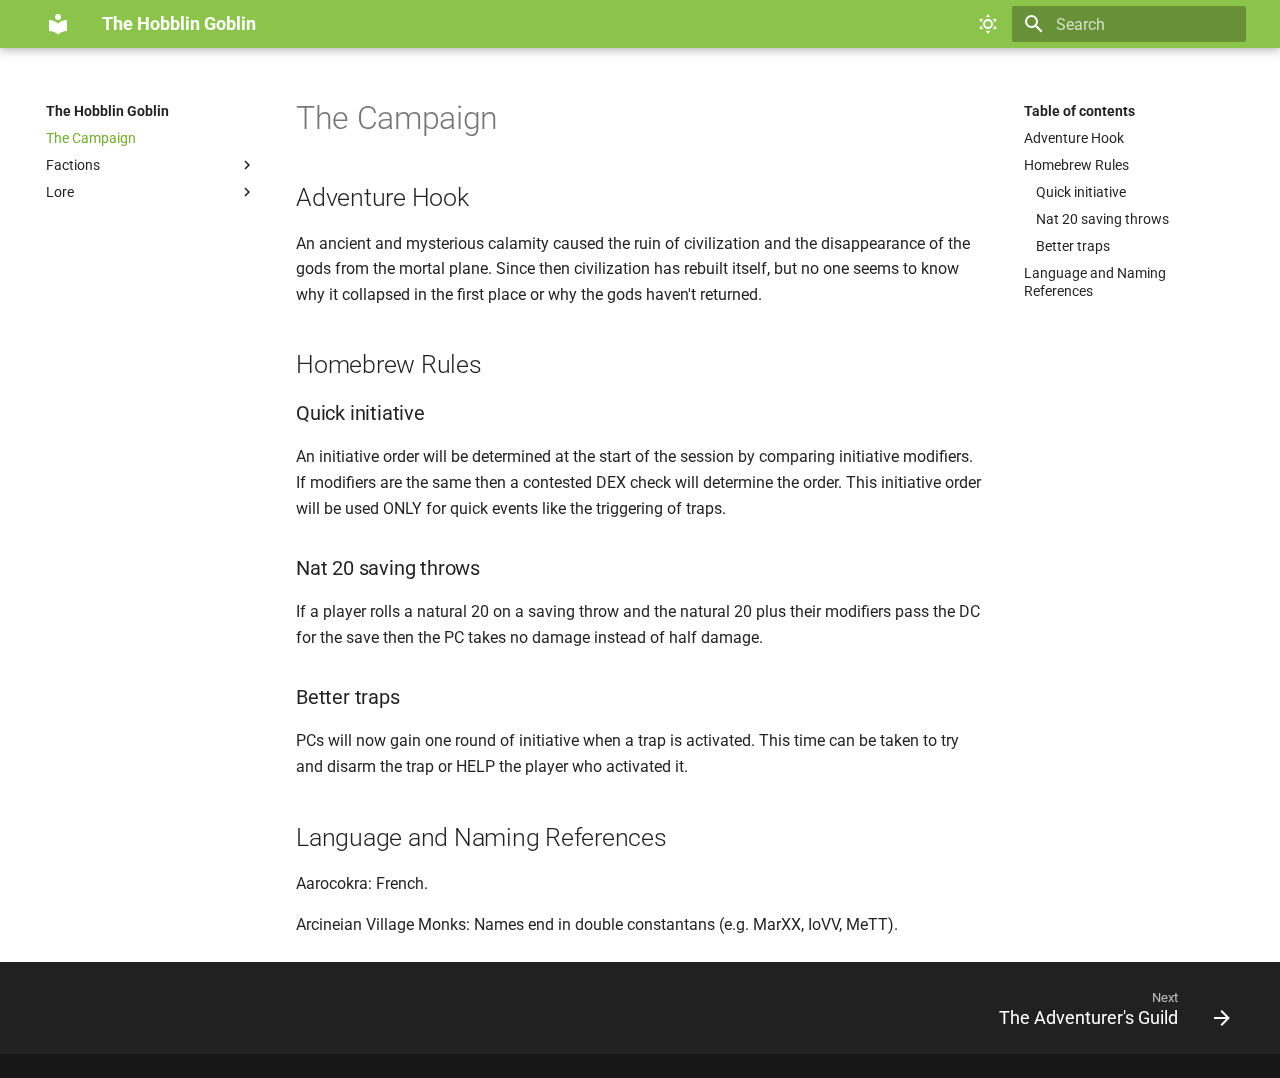
<file: index.html>
<!doctype html>
<html lang="en" class="no-js">
  <head>
    
      <meta charset="utf-8">
      <meta name="viewport" content="width=device-width,initial-scale=1">
      
      
      
      <link rel="icon" href="assets/images/favicon.png">
      <meta name="generator" content="mkdocs-1.3.0, mkdocs-material-8.3.7">
    
    
      
        <title>The Hobblin Goblin</title>
      
    
    
      <link rel="stylesheet" href="assets/stylesheets/main.4a0965b7.min.css">
      
        
        <link rel="stylesheet" href="assets/stylesheets/palette.cbb835fc.min.css">
        
      
      
    
    
    
      
        
        
        <link rel="preconnect" href="https://fonts.gstatic.com" crossorigin>
        <link rel="stylesheet" href="https://fonts.googleapis.com/css?family=Roboto:300,300i,400,400i,700,700i%7CRoboto+Mono:400,400i,700,700i&display=fallback">
        <style>:root{--md-text-font:"Roboto";--md-code-font:"Roboto Mono"}</style>
      
    
    
    <script>__md_scope=new URL(".",location),__md_get=(e,_=localStorage,t=__md_scope)=>JSON.parse(_.getItem(t.pathname+"."+e)),__md_set=(e,_,t=localStorage,a=__md_scope)=>{try{t.setItem(a.pathname+"."+e,JSON.stringify(_))}catch(e){}}</script>
    
      

    
    
  </head>
  
  
    
    
      
    
    
    
    
    <body dir="ltr" data-md-color-scheme="default" data-md-color-primary="light-green" data-md-color-accent="cyan">
  
    
    
      <script>var palette=__md_get("__palette");if(palette&&"object"==typeof palette.color)for(var key of Object.keys(palette.color))document.body.setAttribute("data-md-color-"+key,palette.color[key])</script>
    
    <input class="md-toggle" data-md-toggle="drawer" type="checkbox" id="__drawer" autocomplete="off">
    <input class="md-toggle" data-md-toggle="search" type="checkbox" id="__search" autocomplete="off">
    <label class="md-overlay" for="__drawer"></label>
    <div data-md-component="skip">
      
        
        <a href="#the-campaign" class="md-skip">
          Skip to content
        </a>
      
    </div>
    <div data-md-component="announce">
      
    </div>
    
    
      

<header class="md-header" data-md-component="header">
  <nav class="md-header__inner md-grid" aria-label="Header">
    <a href="." title="The Hobblin Goblin" class="md-header__button md-logo" aria-label="The Hobblin Goblin" data-md-component="logo">
      
  
  <svg xmlns="http://www.w3.org/2000/svg" viewBox="0 0 24 24"><path d="M12 8a3 3 0 0 0 3-3 3 3 0 0 0-3-3 3 3 0 0 0-3 3 3 3 0 0 0 3 3m0 3.54C9.64 9.35 6.5 8 3 8v11c3.5 0 6.64 1.35 9 3.54 2.36-2.19 5.5-3.54 9-3.54V8c-3.5 0-6.64 1.35-9 3.54Z"/></svg>

    </a>
    <label class="md-header__button md-icon" for="__drawer">
      <svg xmlns="http://www.w3.org/2000/svg" viewBox="0 0 24 24"><path d="M3 6h18v2H3V6m0 5h18v2H3v-2m0 5h18v2H3v-2Z"/></svg>
    </label>
    <div class="md-header__title" data-md-component="header-title">
      <div class="md-header__ellipsis">
        <div class="md-header__topic">
          <span class="md-ellipsis">
            The Hobblin Goblin
          </span>
        </div>
        <div class="md-header__topic" data-md-component="header-topic">
          <span class="md-ellipsis">
            
              The Campaign
            
          </span>
        </div>
      </div>
    </div>
    
      <form class="md-header__option" data-md-component="palette">
        
          
          
          <input class="md-option" data-md-color-media="(prefers-color-scheme: light)" data-md-color-scheme="default" data-md-color-primary="light-green" data-md-color-accent="cyan"  aria-label="Switch to dark mode"  type="radio" name="__palette" id="__palette_1">
          
            <label class="md-header__button md-icon" title="Switch to dark mode" for="__palette_2" hidden>
              <svg xmlns="http://www.w3.org/2000/svg" viewBox="0 0 24 24"><path d="M12 7a5 5 0 0 1 5 5 5 5 0 0 1-5 5 5 5 0 0 1-5-5 5 5 0 0 1 5-5m0 2a3 3 0 0 0-3 3 3 3 0 0 0 3 3 3 3 0 0 0 3-3 3 3 0 0 0-3-3m0-7 2.39 3.42C13.65 5.15 12.84 5 12 5c-.84 0-1.65.15-2.39.42L12 2M3.34 7l4.16-.35A7.2 7.2 0 0 0 5.94 8.5c-.44.74-.69 1.5-.83 2.29L3.34 7m.02 10 1.76-3.77a7.131 7.131 0 0 0 2.38 4.14L3.36 17M20.65 7l-1.77 3.79a7.023 7.023 0 0 0-2.38-4.15l4.15.36m-.01 10-4.14.36c.59-.51 1.12-1.14 1.54-1.86.42-.73.69-1.5.83-2.29L20.64 17M12 22l-2.41-3.44c.74.27 1.55.44 2.41.44.82 0 1.63-.17 2.37-.44L12 22Z"/></svg>
            </label>
          
        
          
          
          <input class="md-option" data-md-color-media="(prefers-color-scheme: dark)" data-md-color-scheme="slate" data-md-color-primary="green" data-md-color-accent="teal"  aria-label="Switch to light mode"  type="radio" name="__palette" id="__palette_2">
          
            <label class="md-header__button md-icon" title="Switch to light mode" for="__palette_1" hidden>
              <svg xmlns="http://www.w3.org/2000/svg" viewBox="0 0 24 24"><path d="m17.75 4.09-2.53 1.94.91 3.06-2.63-1.81-2.63 1.81.91-3.06-2.53-1.94L12.44 4l1.06-3 1.06 3 3.19.09m3.5 6.91-1.64 1.25.59 1.98-1.7-1.17-1.7 1.17.59-1.98L15.75 11l2.06-.05L18.5 9l.69 1.95 2.06.05m-2.28 4.95c.83-.08 1.72 1.1 1.19 1.85-.32.45-.66.87-1.08 1.27C15.17 23 8.84 23 4.94 19.07c-3.91-3.9-3.91-10.24 0-14.14.4-.4.82-.76 1.27-1.08.75-.53 1.93.36 1.85 1.19-.27 2.86.69 5.83 2.89 8.02a9.96 9.96 0 0 0 8.02 2.89m-1.64 2.02a12.08 12.08 0 0 1-7.8-3.47c-2.17-2.19-3.33-5-3.49-7.82-2.81 3.14-2.7 7.96.31 10.98 3.02 3.01 7.84 3.12 10.98.31Z"/></svg>
            </label>
          
        
      </form>
    
    
    
      <label class="md-header__button md-icon" for="__search">
        <svg xmlns="http://www.w3.org/2000/svg" viewBox="0 0 24 24"><path d="M9.5 3A6.5 6.5 0 0 1 16 9.5c0 1.61-.59 3.09-1.56 4.23l.27.27h.79l5 5-1.5 1.5-5-5v-.79l-.27-.27A6.516 6.516 0 0 1 9.5 16 6.5 6.5 0 0 1 3 9.5 6.5 6.5 0 0 1 9.5 3m0 2C7 5 5 7 5 9.5S7 14 9.5 14 14 12 14 9.5 12 5 9.5 5Z"/></svg>
      </label>
      <div class="md-search" data-md-component="search" role="dialog">
  <label class="md-search__overlay" for="__search"></label>
  <div class="md-search__inner" role="search">
    <form class="md-search__form" name="search">
      <input type="text" class="md-search__input" name="query" aria-label="Search" placeholder="Search" autocapitalize="off" autocorrect="off" autocomplete="off" spellcheck="false" data-md-component="search-query" required>
      <label class="md-search__icon md-icon" for="__search">
        <svg xmlns="http://www.w3.org/2000/svg" viewBox="0 0 24 24"><path d="M9.5 3A6.5 6.5 0 0 1 16 9.5c0 1.61-.59 3.09-1.56 4.23l.27.27h.79l5 5-1.5 1.5-5-5v-.79l-.27-.27A6.516 6.516 0 0 1 9.5 16 6.5 6.5 0 0 1 3 9.5 6.5 6.5 0 0 1 9.5 3m0 2C7 5 5 7 5 9.5S7 14 9.5 14 14 12 14 9.5 12 5 9.5 5Z"/></svg>
        <svg xmlns="http://www.w3.org/2000/svg" viewBox="0 0 24 24"><path d="M20 11v2H8l5.5 5.5-1.42 1.42L4.16 12l7.92-7.92L13.5 5.5 8 11h12Z"/></svg>
      </label>
      <nav class="md-search__options" aria-label="Search">
        
        <button type="reset" class="md-search__icon md-icon" aria-label="Clear" tabindex="-1">
          <svg xmlns="http://www.w3.org/2000/svg" viewBox="0 0 24 24"><path d="M19 6.41 17.59 5 12 10.59 6.41 5 5 6.41 10.59 12 5 17.59 6.41 19 12 13.41 17.59 19 19 17.59 13.41 12 19 6.41Z"/></svg>
        </button>
      </nav>
      
    </form>
    <div class="md-search__output">
      <div class="md-search__scrollwrap" data-md-scrollfix>
        <div class="md-search-result" data-md-component="search-result">
          <div class="md-search-result__meta">
            Initializing search
          </div>
          <ol class="md-search-result__list"></ol>
        </div>
      </div>
    </div>
  </div>
</div>
    
    
  </nav>
  
</header>
    
    <div class="md-container" data-md-component="container">
      
      
        
          
        
      
      <main class="md-main" data-md-component="main">
        <div class="md-main__inner md-grid">
          
            
              
              <div class="md-sidebar md-sidebar--primary" data-md-component="sidebar" data-md-type="navigation" >
                <div class="md-sidebar__scrollwrap">
                  <div class="md-sidebar__inner">
                    


<nav class="md-nav md-nav--primary" aria-label="Navigation" data-md-level="0">
  <label class="md-nav__title" for="__drawer">
    <a href="." title="The Hobblin Goblin" class="md-nav__button md-logo" aria-label="The Hobblin Goblin" data-md-component="logo">
      
  
  <svg xmlns="http://www.w3.org/2000/svg" viewBox="0 0 24 24"><path d="M12 8a3 3 0 0 0 3-3 3 3 0 0 0-3-3 3 3 0 0 0-3 3 3 3 0 0 0 3 3m0 3.54C9.64 9.35 6.5 8 3 8v11c3.5 0 6.64 1.35 9 3.54 2.36-2.19 5.5-3.54 9-3.54V8c-3.5 0-6.64 1.35-9 3.54Z"/></svg>

    </a>
    The Hobblin Goblin
  </label>
  
  <ul class="md-nav__list" data-md-scrollfix>
    
      
      
      

  
  
    
  
  
    <li class="md-nav__item md-nav__item--active">
      
      <input class="md-nav__toggle md-toggle" data-md-toggle="toc" type="checkbox" id="__toc">
      
      
        
      
      
        <label class="md-nav__link md-nav__link--active" for="__toc">
          The Campaign
          <span class="md-nav__icon md-icon"></span>
        </label>
      
      <a href="." class="md-nav__link md-nav__link--active">
        The Campaign
      </a>
      
        

<nav class="md-nav md-nav--secondary" aria-label="Table of contents">
  
  
  
    
  
  
    <label class="md-nav__title" for="__toc">
      <span class="md-nav__icon md-icon"></span>
      Table of contents
    </label>
    <ul class="md-nav__list" data-md-component="toc" data-md-scrollfix>
      
        <li class="md-nav__item">
  <a href="#adventure-hook" class="md-nav__link">
    Adventure Hook
  </a>
  
</li>
      
        <li class="md-nav__item">
  <a href="#homebrew-rules" class="md-nav__link">
    Homebrew Rules
  </a>
  
    <nav class="md-nav" aria-label="Homebrew Rules">
      <ul class="md-nav__list">
        
          <li class="md-nav__item">
  <a href="#quick-initiative" class="md-nav__link">
    Quick initiative
  </a>
  
</li>
        
          <li class="md-nav__item">
  <a href="#nat-20-saving-throws" class="md-nav__link">
    Nat 20 saving throws
  </a>
  
</li>
        
          <li class="md-nav__item">
  <a href="#better-traps" class="md-nav__link">
    Better traps
  </a>
  
</li>
        
      </ul>
    </nav>
  
</li>
      
        <li class="md-nav__item">
  <a href="#language-and-naming-references" class="md-nav__link">
    Language and Naming References
  </a>
  
</li>
      
    </ul>
  
</nav>
      
    </li>
  

    
      
      
      

  
  
  
    
    <li class="md-nav__item md-nav__item--nested">
      
      
        <input class="md-nav__toggle md-toggle" data-md-toggle="__nav_2" type="checkbox" id="__nav_2" >
      
      
      
      
        <label class="md-nav__link" for="__nav_2">
          Factions
          <span class="md-nav__icon md-icon"></span>
        </label>
      
      <nav class="md-nav" aria-label="Factions" data-md-level="1">
        <label class="md-nav__title" for="__nav_2">
          <span class="md-nav__icon md-icon"></span>
          Factions
        </label>
        <ul class="md-nav__list" data-md-scrollfix>
          
            
              
  
  
  
    <li class="md-nav__item">
      <a href="Factions/The%20Adventurer%27s%20Guild/" class="md-nav__link">
        The Adventurer's Guild
      </a>
    </li>
  

            
          
        </ul>
      </nav>
    </li>
  

    
      
      
      

  
  
  
    
    <li class="md-nav__item md-nav__item--nested">
      
      
        <input class="md-nav__toggle md-toggle" data-md-toggle="__nav_3" type="checkbox" id="__nav_3" >
      
      
      
      
        <label class="md-nav__link" for="__nav_3">
          Lore
          <span class="md-nav__icon md-icon"></span>
        </label>
      
      <nav class="md-nav" aria-label="Lore" data-md-level="1">
        <label class="md-nav__title" for="__nav_3">
          <span class="md-nav__icon md-icon"></span>
          Lore
        </label>
        <ul class="md-nav__list" data-md-scrollfix>
          
            
              
  
  
  
    <li class="md-nav__item">
      <a href="Lore/The%20Gods/" class="md-nav__link">
        The Gods
      </a>
    </li>
  

            
          
        </ul>
      </nav>
    </li>
  

    
  </ul>
</nav>
                  </div>
                </div>
              </div>
            
            
              
              <div class="md-sidebar md-sidebar--secondary" data-md-component="sidebar" data-md-type="toc" >
                <div class="md-sidebar__scrollwrap">
                  <div class="md-sidebar__inner">
                    

<nav class="md-nav md-nav--secondary" aria-label="Table of contents">
  
  
  
    
  
  
    <label class="md-nav__title" for="__toc">
      <span class="md-nav__icon md-icon"></span>
      Table of contents
    </label>
    <ul class="md-nav__list" data-md-component="toc" data-md-scrollfix>
      
        <li class="md-nav__item">
  <a href="#adventure-hook" class="md-nav__link">
    Adventure Hook
  </a>
  
</li>
      
        <li class="md-nav__item">
  <a href="#homebrew-rules" class="md-nav__link">
    Homebrew Rules
  </a>
  
    <nav class="md-nav" aria-label="Homebrew Rules">
      <ul class="md-nav__list">
        
          <li class="md-nav__item">
  <a href="#quick-initiative" class="md-nav__link">
    Quick initiative
  </a>
  
</li>
        
          <li class="md-nav__item">
  <a href="#nat-20-saving-throws" class="md-nav__link">
    Nat 20 saving throws
  </a>
  
</li>
        
          <li class="md-nav__item">
  <a href="#better-traps" class="md-nav__link">
    Better traps
  </a>
  
</li>
        
      </ul>
    </nav>
  
</li>
      
        <li class="md-nav__item">
  <a href="#language-and-naming-references" class="md-nav__link">
    Language and Naming References
  </a>
  
</li>
      
    </ul>
  
</nav>
                  </div>
                </div>
              </div>
            
          
          <div class="md-content" data-md-component="content">
            <article class="md-content__inner md-typeset">
              
                


<h1 id="the-campaign">The Campaign<a class="headerlink" href="#the-campaign" title="Permanent link">&para;</a></h1>
<h2 id="adventure-hook">Adventure Hook<a class="headerlink" href="#adventure-hook" title="Permanent link">&para;</a></h2>
<p>An ancient and mysterious calamity caused the ruin of civilization and the disappearance of the gods from the mortal plane. Since then civilization has rebuilt itself, but no one seems to know why it collapsed in the first place or why the gods haven't returned.</p>
<h2 id="homebrew-rules">Homebrew Rules<a class="headerlink" href="#homebrew-rules" title="Permanent link">&para;</a></h2>
<h3 id="quick-initiative">Quick initiative<a class="headerlink" href="#quick-initiative" title="Permanent link">&para;</a></h3>
<p>An initiative order will be determined at the start of the session by comparing initiative modifiers. If modifiers are the same then a contested DEX check will determine the order. This initiative order will be used ONLY for quick events like the triggering of traps. </p>
<h3 id="nat-20-saving-throws">Nat 20 saving throws<a class="headerlink" href="#nat-20-saving-throws" title="Permanent link">&para;</a></h3>
<p>If a player rolls a natural 20 on a saving throw and the natural 20 plus their modifiers pass the DC for the save then the PC takes no damage instead of half damage.</p>
<h3 id="better-traps">Better traps<a class="headerlink" href="#better-traps" title="Permanent link">&para;</a></h3>
<p>PCs will now gain one round of initiative when a trap is activated. This time can be taken to try and disarm the trap or HELP the player who activated it.</p>
<h2 id="language-and-naming-references">Language and Naming References<a class="headerlink" href="#language-and-naming-references" title="Permanent link">&para;</a></h2>
<p>Aarocokra: French.</p>
<p>Arcineian Village Monks: Names end in double constantans (e.g. MarXX, IoVV, MeTT).</p>

              
            </article>
            
          </div>
        </div>
        
          <a href="#" class="md-top md-icon" data-md-component="top" hidden>
            <svg xmlns="http://www.w3.org/2000/svg" viewBox="0 0 24 24"><path d="M13 20h-2V8l-5.5 5.5-1.42-1.42L12 4.16l7.92 7.92-1.42 1.42L13 8v12Z"/></svg>
            Back to top
          </a>
        
      </main>
      
        <footer class="md-footer">
  
    
    <nav class="md-footer__inner md-grid" aria-label="Footer" >
      
      
        
        <a href="Factions/The%20Adventurer%27s%20Guild/" class="md-footer__link md-footer__link--next" aria-label="Next: The Adventurer&#39;s Guild" rel="next">
          <div class="md-footer__title">
            <div class="md-ellipsis">
              <span class="md-footer__direction">
                Next
              </span>
              The Adventurer's Guild
            </div>
          </div>
          <div class="md-footer__button md-icon">
            <svg xmlns="http://www.w3.org/2000/svg" viewBox="0 0 24 24"><path d="M4 11v2h12l-5.5 5.5 1.42 1.42L19.84 12l-7.92-7.92L10.5 5.5 16 11H4Z"/></svg>
          </div>
        </a>
      
    </nav>
  
  <div class="md-footer-meta md-typeset">
    <div class="md-footer-meta__inner md-grid">
      <div class="md-copyright">
  
  
</div>
      
    </div>
  </div>
</footer>
      
    </div>
    <div class="md-dialog" data-md-component="dialog">
      <div class="md-dialog__inner md-typeset"></div>
    </div>
    <script id="__config" type="application/json">{"base": ".", "features": ["navigation.top"], "search": "assets/javascripts/workers/search.b97dbffb.min.js", "translations": {"clipboard.copied": "Copied to clipboard", "clipboard.copy": "Copy to clipboard", "search.config.lang": "en", "search.config.pipeline": "trimmer, stopWordFilter", "search.config.separator": "[\\s\\-]+", "search.placeholder": "Search", "search.result.more.one": "1 more on this page", "search.result.more.other": "# more on this page", "search.result.none": "No matching documents", "search.result.one": "1 matching document", "search.result.other": "# matching documents", "search.result.placeholder": "Type to start searching", "search.result.term.missing": "Missing", "select.version.title": "Select version"}}</script>
    
    
      <script src="assets/javascripts/bundle.0238f547.min.js"></script>
      
    
  </body>
</html>
</file>
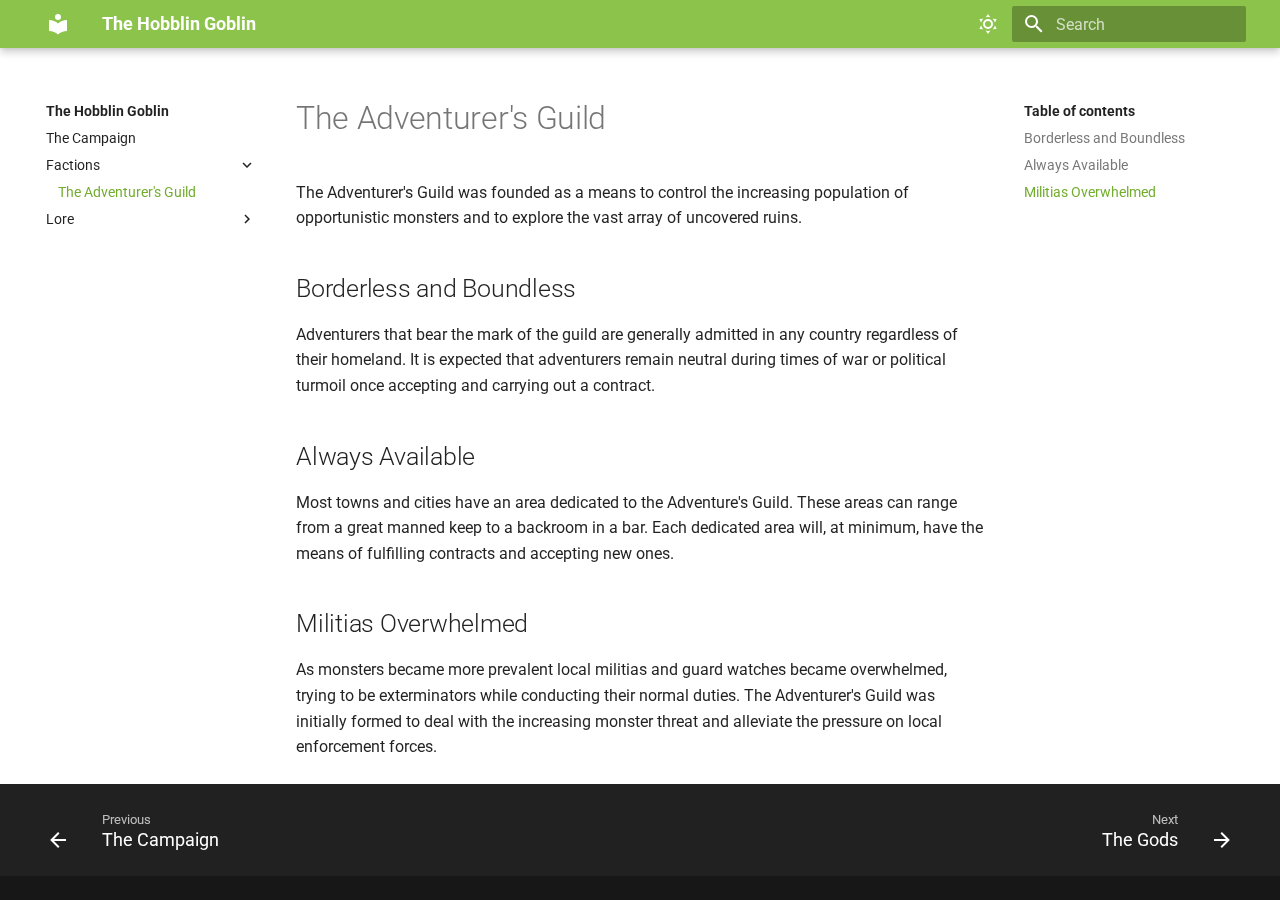
<file: Factions/The Adventurer's Guild/index.html>
<!doctype html>
<html lang="en" class="no-js">
  <head>
    
      <meta charset="utf-8">
      <meta name="viewport" content="width=device-width,initial-scale=1">
      
      
      
      <link rel="icon" href="../../assets/images/favicon.png">
      <meta name="generator" content="mkdocs-1.3.0, mkdocs-material-8.3.7">
    
    
      
        <title>The Adventurer's Guild - The Hobblin Goblin</title>
      
    
    
      <link rel="stylesheet" href="../../assets/stylesheets/main.4a0965b7.min.css">
      
        
        <link rel="stylesheet" href="../../assets/stylesheets/palette.cbb835fc.min.css">
        
      
      
    
    
    
      
        
        
        <link rel="preconnect" href="https://fonts.gstatic.com" crossorigin>
        <link rel="stylesheet" href="https://fonts.googleapis.com/css?family=Roboto:300,300i,400,400i,700,700i%7CRoboto+Mono:400,400i,700,700i&display=fallback">
        <style>:root{--md-text-font:"Roboto";--md-code-font:"Roboto Mono"}</style>
      
    
    
    <script>__md_scope=new URL("../..",location),__md_get=(e,_=localStorage,t=__md_scope)=>JSON.parse(_.getItem(t.pathname+"."+e)),__md_set=(e,_,t=localStorage,a=__md_scope)=>{try{t.setItem(a.pathname+"."+e,JSON.stringify(_))}catch(e){}}</script>
    
      

    
    
  </head>
  
  
    
    
      
    
    
    
    
    <body dir="ltr" data-md-color-scheme="default" data-md-color-primary="light-green" data-md-color-accent="cyan">
  
    
    
      <script>var palette=__md_get("__palette");if(palette&&"object"==typeof palette.color)for(var key of Object.keys(palette.color))document.body.setAttribute("data-md-color-"+key,palette.color[key])</script>
    
    <input class="md-toggle" data-md-toggle="drawer" type="checkbox" id="__drawer" autocomplete="off">
    <input class="md-toggle" data-md-toggle="search" type="checkbox" id="__search" autocomplete="off">
    <label class="md-overlay" for="__drawer"></label>
    <div data-md-component="skip">
      
        
        <a href="#the-adventurers-guild" class="md-skip">
          Skip to content
        </a>
      
    </div>
    <div data-md-component="announce">
      
    </div>
    
    
      

<header class="md-header" data-md-component="header">
  <nav class="md-header__inner md-grid" aria-label="Header">
    <a href="../.." title="The Hobblin Goblin" class="md-header__button md-logo" aria-label="The Hobblin Goblin" data-md-component="logo">
      
  
  <svg xmlns="http://www.w3.org/2000/svg" viewBox="0 0 24 24"><path d="M12 8a3 3 0 0 0 3-3 3 3 0 0 0-3-3 3 3 0 0 0-3 3 3 3 0 0 0 3 3m0 3.54C9.64 9.35 6.5 8 3 8v11c3.5 0 6.64 1.35 9 3.54 2.36-2.19 5.5-3.54 9-3.54V8c-3.5 0-6.64 1.35-9 3.54Z"/></svg>

    </a>
    <label class="md-header__button md-icon" for="__drawer">
      <svg xmlns="http://www.w3.org/2000/svg" viewBox="0 0 24 24"><path d="M3 6h18v2H3V6m0 5h18v2H3v-2m0 5h18v2H3v-2Z"/></svg>
    </label>
    <div class="md-header__title" data-md-component="header-title">
      <div class="md-header__ellipsis">
        <div class="md-header__topic">
          <span class="md-ellipsis">
            The Hobblin Goblin
          </span>
        </div>
        <div class="md-header__topic" data-md-component="header-topic">
          <span class="md-ellipsis">
            
              The Adventurer's Guild
            
          </span>
        </div>
      </div>
    </div>
    
      <form class="md-header__option" data-md-component="palette">
        
          
          
          <input class="md-option" data-md-color-media="(prefers-color-scheme: light)" data-md-color-scheme="default" data-md-color-primary="light-green" data-md-color-accent="cyan"  aria-label="Switch to dark mode"  type="radio" name="__palette" id="__palette_1">
          
            <label class="md-header__button md-icon" title="Switch to dark mode" for="__palette_2" hidden>
              <svg xmlns="http://www.w3.org/2000/svg" viewBox="0 0 24 24"><path d="M12 7a5 5 0 0 1 5 5 5 5 0 0 1-5 5 5 5 0 0 1-5-5 5 5 0 0 1 5-5m0 2a3 3 0 0 0-3 3 3 3 0 0 0 3 3 3 3 0 0 0 3-3 3 3 0 0 0-3-3m0-7 2.39 3.42C13.65 5.15 12.84 5 12 5c-.84 0-1.65.15-2.39.42L12 2M3.34 7l4.16-.35A7.2 7.2 0 0 0 5.94 8.5c-.44.74-.69 1.5-.83 2.29L3.34 7m.02 10 1.76-3.77a7.131 7.131 0 0 0 2.38 4.14L3.36 17M20.65 7l-1.77 3.79a7.023 7.023 0 0 0-2.38-4.15l4.15.36m-.01 10-4.14.36c.59-.51 1.12-1.14 1.54-1.86.42-.73.69-1.5.83-2.29L20.64 17M12 22l-2.41-3.44c.74.27 1.55.44 2.41.44.82 0 1.63-.17 2.37-.44L12 22Z"/></svg>
            </label>
          
        
          
          
          <input class="md-option" data-md-color-media="(prefers-color-scheme: dark)" data-md-color-scheme="slate" data-md-color-primary="green" data-md-color-accent="teal"  aria-label="Switch to light mode"  type="radio" name="__palette" id="__palette_2">
          
            <label class="md-header__button md-icon" title="Switch to light mode" for="__palette_1" hidden>
              <svg xmlns="http://www.w3.org/2000/svg" viewBox="0 0 24 24"><path d="m17.75 4.09-2.53 1.94.91 3.06-2.63-1.81-2.63 1.81.91-3.06-2.53-1.94L12.44 4l1.06-3 1.06 3 3.19.09m3.5 6.91-1.64 1.25.59 1.98-1.7-1.17-1.7 1.17.59-1.98L15.75 11l2.06-.05L18.5 9l.69 1.95 2.06.05m-2.28 4.95c.83-.08 1.72 1.1 1.19 1.85-.32.45-.66.87-1.08 1.27C15.17 23 8.84 23 4.94 19.07c-3.91-3.9-3.91-10.24 0-14.14.4-.4.82-.76 1.27-1.08.75-.53 1.93.36 1.85 1.19-.27 2.86.69 5.83 2.89 8.02a9.96 9.96 0 0 0 8.02 2.89m-1.64 2.02a12.08 12.08 0 0 1-7.8-3.47c-2.17-2.19-3.33-5-3.49-7.82-2.81 3.14-2.7 7.96.31 10.98 3.02 3.01 7.84 3.12 10.98.31Z"/></svg>
            </label>
          
        
      </form>
    
    
    
      <label class="md-header__button md-icon" for="__search">
        <svg xmlns="http://www.w3.org/2000/svg" viewBox="0 0 24 24"><path d="M9.5 3A6.5 6.5 0 0 1 16 9.5c0 1.61-.59 3.09-1.56 4.23l.27.27h.79l5 5-1.5 1.5-5-5v-.79l-.27-.27A6.516 6.516 0 0 1 9.5 16 6.5 6.5 0 0 1 3 9.5 6.5 6.5 0 0 1 9.5 3m0 2C7 5 5 7 5 9.5S7 14 9.5 14 14 12 14 9.5 12 5 9.5 5Z"/></svg>
      </label>
      <div class="md-search" data-md-component="search" role="dialog">
  <label class="md-search__overlay" for="__search"></label>
  <div class="md-search__inner" role="search">
    <form class="md-search__form" name="search">
      <input type="text" class="md-search__input" name="query" aria-label="Search" placeholder="Search" autocapitalize="off" autocorrect="off" autocomplete="off" spellcheck="false" data-md-component="search-query" required>
      <label class="md-search__icon md-icon" for="__search">
        <svg xmlns="http://www.w3.org/2000/svg" viewBox="0 0 24 24"><path d="M9.5 3A6.5 6.5 0 0 1 16 9.5c0 1.61-.59 3.09-1.56 4.23l.27.27h.79l5 5-1.5 1.5-5-5v-.79l-.27-.27A6.516 6.516 0 0 1 9.5 16 6.5 6.5 0 0 1 3 9.5 6.5 6.5 0 0 1 9.5 3m0 2C7 5 5 7 5 9.5S7 14 9.5 14 14 12 14 9.5 12 5 9.5 5Z"/></svg>
        <svg xmlns="http://www.w3.org/2000/svg" viewBox="0 0 24 24"><path d="M20 11v2H8l5.5 5.5-1.42 1.42L4.16 12l7.92-7.92L13.5 5.5 8 11h12Z"/></svg>
      </label>
      <nav class="md-search__options" aria-label="Search">
        
        <button type="reset" class="md-search__icon md-icon" aria-label="Clear" tabindex="-1">
          <svg xmlns="http://www.w3.org/2000/svg" viewBox="0 0 24 24"><path d="M19 6.41 17.59 5 12 10.59 6.41 5 5 6.41 10.59 12 5 17.59 6.41 19 12 13.41 17.59 19 19 17.59 13.41 12 19 6.41Z"/></svg>
        </button>
      </nav>
      
    </form>
    <div class="md-search__output">
      <div class="md-search__scrollwrap" data-md-scrollfix>
        <div class="md-search-result" data-md-component="search-result">
          <div class="md-search-result__meta">
            Initializing search
          </div>
          <ol class="md-search-result__list"></ol>
        </div>
      </div>
    </div>
  </div>
</div>
    
    
  </nav>
  
</header>
    
    <div class="md-container" data-md-component="container">
      
      
        
          
        
      
      <main class="md-main" data-md-component="main">
        <div class="md-main__inner md-grid">
          
            
              
              <div class="md-sidebar md-sidebar--primary" data-md-component="sidebar" data-md-type="navigation" >
                <div class="md-sidebar__scrollwrap">
                  <div class="md-sidebar__inner">
                    


<nav class="md-nav md-nav--primary" aria-label="Navigation" data-md-level="0">
  <label class="md-nav__title" for="__drawer">
    <a href="../.." title="The Hobblin Goblin" class="md-nav__button md-logo" aria-label="The Hobblin Goblin" data-md-component="logo">
      
  
  <svg xmlns="http://www.w3.org/2000/svg" viewBox="0 0 24 24"><path d="M12 8a3 3 0 0 0 3-3 3 3 0 0 0-3-3 3 3 0 0 0-3 3 3 3 0 0 0 3 3m0 3.54C9.64 9.35 6.5 8 3 8v11c3.5 0 6.64 1.35 9 3.54 2.36-2.19 5.5-3.54 9-3.54V8c-3.5 0-6.64 1.35-9 3.54Z"/></svg>

    </a>
    The Hobblin Goblin
  </label>
  
  <ul class="md-nav__list" data-md-scrollfix>
    
      
      
      

  
  
  
    <li class="md-nav__item">
      <a href="../.." class="md-nav__link">
        The Campaign
      </a>
    </li>
  

    
      
      
      

  
  
    
  
  
    
    <li class="md-nav__item md-nav__item--active md-nav__item--nested">
      
      
        <input class="md-nav__toggle md-toggle" data-md-toggle="__nav_2" type="checkbox" id="__nav_2" checked>
      
      
      
      
        <label class="md-nav__link" for="__nav_2">
          Factions
          <span class="md-nav__icon md-icon"></span>
        </label>
      
      <nav class="md-nav" aria-label="Factions" data-md-level="1">
        <label class="md-nav__title" for="__nav_2">
          <span class="md-nav__icon md-icon"></span>
          Factions
        </label>
        <ul class="md-nav__list" data-md-scrollfix>
          
            
              
  
  
    
  
  
    <li class="md-nav__item md-nav__item--active">
      
      <input class="md-nav__toggle md-toggle" data-md-toggle="toc" type="checkbox" id="__toc">
      
      
        
      
      
        <label class="md-nav__link md-nav__link--active" for="__toc">
          The Adventurer's Guild
          <span class="md-nav__icon md-icon"></span>
        </label>
      
      <a href="./" class="md-nav__link md-nav__link--active">
        The Adventurer's Guild
      </a>
      
        

<nav class="md-nav md-nav--secondary" aria-label="Table of contents">
  
  
  
    
  
  
    <label class="md-nav__title" for="__toc">
      <span class="md-nav__icon md-icon"></span>
      Table of contents
    </label>
    <ul class="md-nav__list" data-md-component="toc" data-md-scrollfix>
      
        <li class="md-nav__item">
  <a href="#borderless-and-boundless" class="md-nav__link">
    Borderless and Boundless
  </a>
  
</li>
      
        <li class="md-nav__item">
  <a href="#always-available" class="md-nav__link">
    Always Available
  </a>
  
</li>
      
        <li class="md-nav__item">
  <a href="#militias-overwhelmed" class="md-nav__link">
    Militias Overwhelmed
  </a>
  
</li>
      
    </ul>
  
</nav>
      
    </li>
  

            
          
        </ul>
      </nav>
    </li>
  

    
      
      
      

  
  
  
    
    <li class="md-nav__item md-nav__item--nested">
      
      
        <input class="md-nav__toggle md-toggle" data-md-toggle="__nav_3" type="checkbox" id="__nav_3" >
      
      
      
      
        <label class="md-nav__link" for="__nav_3">
          Lore
          <span class="md-nav__icon md-icon"></span>
        </label>
      
      <nav class="md-nav" aria-label="Lore" data-md-level="1">
        <label class="md-nav__title" for="__nav_3">
          <span class="md-nav__icon md-icon"></span>
          Lore
        </label>
        <ul class="md-nav__list" data-md-scrollfix>
          
            
              
  
  
  
    <li class="md-nav__item">
      <a href="../../Lore/The%20Gods/" class="md-nav__link">
        The Gods
      </a>
    </li>
  

            
          
        </ul>
      </nav>
    </li>
  

    
  </ul>
</nav>
                  </div>
                </div>
              </div>
            
            
              
              <div class="md-sidebar md-sidebar--secondary" data-md-component="sidebar" data-md-type="toc" >
                <div class="md-sidebar__scrollwrap">
                  <div class="md-sidebar__inner">
                    

<nav class="md-nav md-nav--secondary" aria-label="Table of contents">
  
  
  
    
  
  
    <label class="md-nav__title" for="__toc">
      <span class="md-nav__icon md-icon"></span>
      Table of contents
    </label>
    <ul class="md-nav__list" data-md-component="toc" data-md-scrollfix>
      
        <li class="md-nav__item">
  <a href="#borderless-and-boundless" class="md-nav__link">
    Borderless and Boundless
  </a>
  
</li>
      
        <li class="md-nav__item">
  <a href="#always-available" class="md-nav__link">
    Always Available
  </a>
  
</li>
      
        <li class="md-nav__item">
  <a href="#militias-overwhelmed" class="md-nav__link">
    Militias Overwhelmed
  </a>
  
</li>
      
    </ul>
  
</nav>
                  </div>
                </div>
              </div>
            
          
          <div class="md-content" data-md-component="content">
            <article class="md-content__inner md-typeset">
              
                


<h1 id="the-adventurers-guild">The Adventurer's Guild<a class="headerlink" href="#the-adventurers-guild" title="Permanent link">&para;</a></h1>
<p>The Adventurer's Guild was founded as a means to control the increasing population of opportunistic monsters and to explore the vast array of uncovered ruins.</p>
<h2 id="borderless-and-boundless">Borderless and Boundless<a class="headerlink" href="#borderless-and-boundless" title="Permanent link">&para;</a></h2>
<p>Adventurers that bear the mark of the guild are generally admitted in any country regardless of their homeland. It is expected that adventurers remain neutral during times of war or political turmoil once accepting and carrying out a contract.</p>
<h2 id="always-available">Always Available<a class="headerlink" href="#always-available" title="Permanent link">&para;</a></h2>
<p>Most towns and cities have an area dedicated to the Adventure's Guild. These areas can range from a great manned keep to a backroom in a bar. Each dedicated area will, at minimum, have the means of fulfilling contracts and accepting new ones.</p>
<h2 id="militias-overwhelmed">Militias Overwhelmed<a class="headerlink" href="#militias-overwhelmed" title="Permanent link">&para;</a></h2>
<p>As monsters became more prevalent local militias and guard watches became overwhelmed, trying to be exterminators while conducting their normal duties. The Adventurer's Guild was initially formed to deal with the increasing monster threat and alleviate the pressure on local enforcement forces.</p>

              
            </article>
            
          </div>
        </div>
        
          <a href="#" class="md-top md-icon" data-md-component="top" hidden>
            <svg xmlns="http://www.w3.org/2000/svg" viewBox="0 0 24 24"><path d="M13 20h-2V8l-5.5 5.5-1.42-1.42L12 4.16l7.92 7.92-1.42 1.42L13 8v12Z"/></svg>
            Back to top
          </a>
        
      </main>
      
        <footer class="md-footer">
  
    
    <nav class="md-footer__inner md-grid" aria-label="Footer" >
      
        
        <a href="../.." class="md-footer__link md-footer__link--prev" aria-label="Previous: The Campaign" rel="prev">
          <div class="md-footer__button md-icon">
            <svg xmlns="http://www.w3.org/2000/svg" viewBox="0 0 24 24"><path d="M20 11v2H8l5.5 5.5-1.42 1.42L4.16 12l7.92-7.92L13.5 5.5 8 11h12Z"/></svg>
          </div>
          <div class="md-footer__title">
            <div class="md-ellipsis">
              <span class="md-footer__direction">
                Previous
              </span>
              The Campaign
            </div>
          </div>
        </a>
      
      
        
        <a href="../../Lore/The%20Gods/" class="md-footer__link md-footer__link--next" aria-label="Next: The Gods" rel="next">
          <div class="md-footer__title">
            <div class="md-ellipsis">
              <span class="md-footer__direction">
                Next
              </span>
              The Gods
            </div>
          </div>
          <div class="md-footer__button md-icon">
            <svg xmlns="http://www.w3.org/2000/svg" viewBox="0 0 24 24"><path d="M4 11v2h12l-5.5 5.5 1.42 1.42L19.84 12l-7.92-7.92L10.5 5.5 16 11H4Z"/></svg>
          </div>
        </a>
      
    </nav>
  
  <div class="md-footer-meta md-typeset">
    <div class="md-footer-meta__inner md-grid">
      <div class="md-copyright">
  
  
</div>
      
    </div>
  </div>
</footer>
      
    </div>
    <div class="md-dialog" data-md-component="dialog">
      <div class="md-dialog__inner md-typeset"></div>
    </div>
    <script id="__config" type="application/json">{"base": "../..", "features": ["navigation.top"], "search": "../../assets/javascripts/workers/search.b97dbffb.min.js", "translations": {"clipboard.copied": "Copied to clipboard", "clipboard.copy": "Copy to clipboard", "search.config.lang": "en", "search.config.pipeline": "trimmer, stopWordFilter", "search.config.separator": "[\\s\\-]+", "search.placeholder": "Search", "search.result.more.one": "1 more on this page", "search.result.more.other": "# more on this page", "search.result.none": "No matching documents", "search.result.one": "1 matching document", "search.result.other": "# matching documents", "search.result.placeholder": "Type to start searching", "search.result.term.missing": "Missing", "select.version.title": "Select version"}}</script>
    
    
      <script src="../../assets/javascripts/bundle.0238f547.min.js"></script>
      
    
  </body>
</html>
</file>
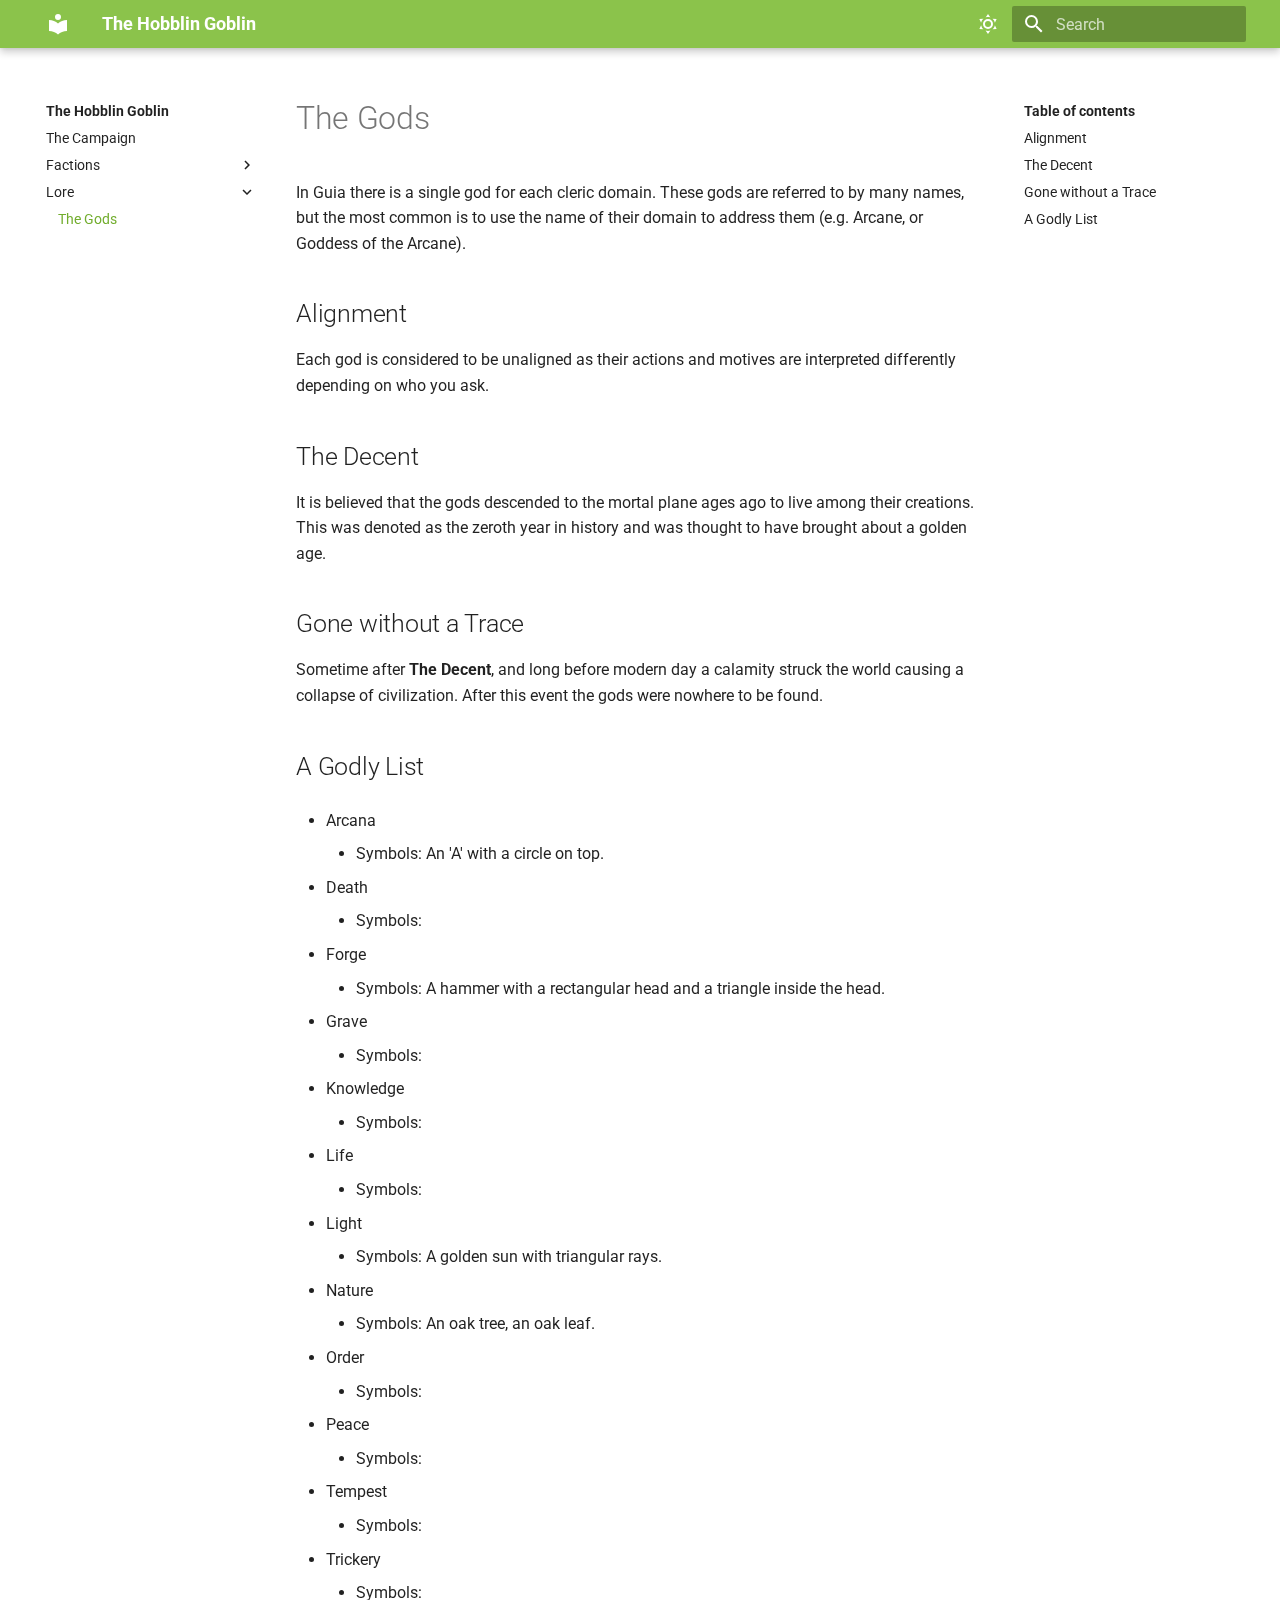
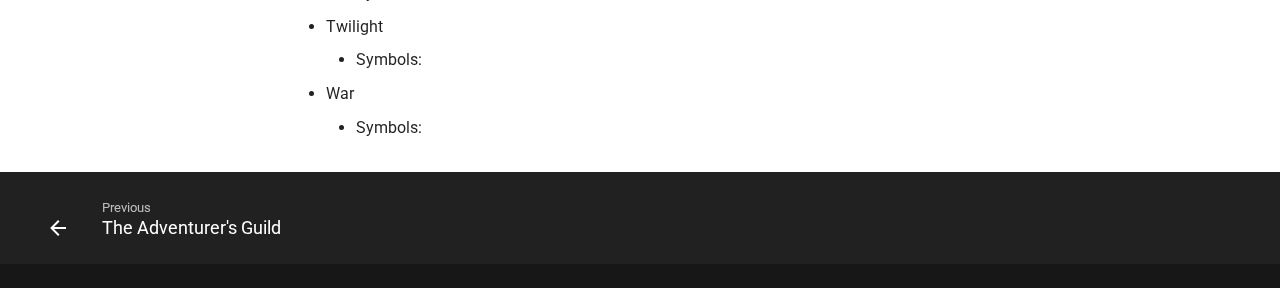
<file: Lore/The Gods/index.html>
<!doctype html>
<html lang="en" class="no-js">
  <head>
    
      <meta charset="utf-8">
      <meta name="viewport" content="width=device-width,initial-scale=1">
      
      
      
      <link rel="icon" href="../../assets/images/favicon.png">
      <meta name="generator" content="mkdocs-1.3.0, mkdocs-material-8.3.7">
    
    
      
        <title>The Gods - The Hobblin Goblin</title>
      
    
    
      <link rel="stylesheet" href="../../assets/stylesheets/main.4a0965b7.min.css">
      
        
        <link rel="stylesheet" href="../../assets/stylesheets/palette.cbb835fc.min.css">
        
      
      
    
    
    
      
        
        
        <link rel="preconnect" href="https://fonts.gstatic.com" crossorigin>
        <link rel="stylesheet" href="https://fonts.googleapis.com/css?family=Roboto:300,300i,400,400i,700,700i%7CRoboto+Mono:400,400i,700,700i&display=fallback">
        <style>:root{--md-text-font:"Roboto";--md-code-font:"Roboto Mono"}</style>
      
    
    
    <script>__md_scope=new URL("../..",location),__md_get=(e,_=localStorage,t=__md_scope)=>JSON.parse(_.getItem(t.pathname+"."+e)),__md_set=(e,_,t=localStorage,a=__md_scope)=>{try{t.setItem(a.pathname+"."+e,JSON.stringify(_))}catch(e){}}</script>
    
      

    
    
  </head>
  
  
    
    
      
    
    
    
    
    <body dir="ltr" data-md-color-scheme="default" data-md-color-primary="light-green" data-md-color-accent="cyan">
  
    
    
      <script>var palette=__md_get("__palette");if(palette&&"object"==typeof palette.color)for(var key of Object.keys(palette.color))document.body.setAttribute("data-md-color-"+key,palette.color[key])</script>
    
    <input class="md-toggle" data-md-toggle="drawer" type="checkbox" id="__drawer" autocomplete="off">
    <input class="md-toggle" data-md-toggle="search" type="checkbox" id="__search" autocomplete="off">
    <label class="md-overlay" for="__drawer"></label>
    <div data-md-component="skip">
      
        
        <a href="#the-gods" class="md-skip">
          Skip to content
        </a>
      
    </div>
    <div data-md-component="announce">
      
    </div>
    
    
      

<header class="md-header" data-md-component="header">
  <nav class="md-header__inner md-grid" aria-label="Header">
    <a href="../.." title="The Hobblin Goblin" class="md-header__button md-logo" aria-label="The Hobblin Goblin" data-md-component="logo">
      
  
  <svg xmlns="http://www.w3.org/2000/svg" viewBox="0 0 24 24"><path d="M12 8a3 3 0 0 0 3-3 3 3 0 0 0-3-3 3 3 0 0 0-3 3 3 3 0 0 0 3 3m0 3.54C9.64 9.35 6.5 8 3 8v11c3.5 0 6.64 1.35 9 3.54 2.36-2.19 5.5-3.54 9-3.54V8c-3.5 0-6.64 1.35-9 3.54Z"/></svg>

    </a>
    <label class="md-header__button md-icon" for="__drawer">
      <svg xmlns="http://www.w3.org/2000/svg" viewBox="0 0 24 24"><path d="M3 6h18v2H3V6m0 5h18v2H3v-2m0 5h18v2H3v-2Z"/></svg>
    </label>
    <div class="md-header__title" data-md-component="header-title">
      <div class="md-header__ellipsis">
        <div class="md-header__topic">
          <span class="md-ellipsis">
            The Hobblin Goblin
          </span>
        </div>
        <div class="md-header__topic" data-md-component="header-topic">
          <span class="md-ellipsis">
            
              The Gods
            
          </span>
        </div>
      </div>
    </div>
    
      <form class="md-header__option" data-md-component="palette">
        
          
          
          <input class="md-option" data-md-color-media="(prefers-color-scheme: light)" data-md-color-scheme="default" data-md-color-primary="light-green" data-md-color-accent="cyan"  aria-label="Switch to dark mode"  type="radio" name="__palette" id="__palette_1">
          
            <label class="md-header__button md-icon" title="Switch to dark mode" for="__palette_2" hidden>
              <svg xmlns="http://www.w3.org/2000/svg" viewBox="0 0 24 24"><path d="M12 7a5 5 0 0 1 5 5 5 5 0 0 1-5 5 5 5 0 0 1-5-5 5 5 0 0 1 5-5m0 2a3 3 0 0 0-3 3 3 3 0 0 0 3 3 3 3 0 0 0 3-3 3 3 0 0 0-3-3m0-7 2.39 3.42C13.65 5.15 12.84 5 12 5c-.84 0-1.65.15-2.39.42L12 2M3.34 7l4.16-.35A7.2 7.2 0 0 0 5.94 8.5c-.44.74-.69 1.5-.83 2.29L3.34 7m.02 10 1.76-3.77a7.131 7.131 0 0 0 2.38 4.14L3.36 17M20.65 7l-1.77 3.79a7.023 7.023 0 0 0-2.38-4.15l4.15.36m-.01 10-4.14.36c.59-.51 1.12-1.14 1.54-1.86.42-.73.69-1.5.83-2.29L20.64 17M12 22l-2.41-3.44c.74.27 1.55.44 2.41.44.82 0 1.63-.17 2.37-.44L12 22Z"/></svg>
            </label>
          
        
          
          
          <input class="md-option" data-md-color-media="(prefers-color-scheme: dark)" data-md-color-scheme="slate" data-md-color-primary="green" data-md-color-accent="teal"  aria-label="Switch to light mode"  type="radio" name="__palette" id="__palette_2">
          
            <label class="md-header__button md-icon" title="Switch to light mode" for="__palette_1" hidden>
              <svg xmlns="http://www.w3.org/2000/svg" viewBox="0 0 24 24"><path d="m17.75 4.09-2.53 1.94.91 3.06-2.63-1.81-2.63 1.81.91-3.06-2.53-1.94L12.44 4l1.06-3 1.06 3 3.19.09m3.5 6.91-1.64 1.25.59 1.98-1.7-1.17-1.7 1.17.59-1.98L15.75 11l2.06-.05L18.5 9l.69 1.95 2.06.05m-2.28 4.95c.83-.08 1.72 1.1 1.19 1.85-.32.45-.66.87-1.08 1.27C15.17 23 8.84 23 4.94 19.07c-3.91-3.9-3.91-10.24 0-14.14.4-.4.82-.76 1.27-1.08.75-.53 1.93.36 1.85 1.19-.27 2.86.69 5.83 2.89 8.02a9.96 9.96 0 0 0 8.02 2.89m-1.64 2.02a12.08 12.08 0 0 1-7.8-3.47c-2.17-2.19-3.33-5-3.49-7.82-2.81 3.14-2.7 7.96.31 10.98 3.02 3.01 7.84 3.12 10.98.31Z"/></svg>
            </label>
          
        
      </form>
    
    
    
      <label class="md-header__button md-icon" for="__search">
        <svg xmlns="http://www.w3.org/2000/svg" viewBox="0 0 24 24"><path d="M9.5 3A6.5 6.5 0 0 1 16 9.5c0 1.61-.59 3.09-1.56 4.23l.27.27h.79l5 5-1.5 1.5-5-5v-.79l-.27-.27A6.516 6.516 0 0 1 9.5 16 6.5 6.5 0 0 1 3 9.5 6.5 6.5 0 0 1 9.5 3m0 2C7 5 5 7 5 9.5S7 14 9.5 14 14 12 14 9.5 12 5 9.5 5Z"/></svg>
      </label>
      <div class="md-search" data-md-component="search" role="dialog">
  <label class="md-search__overlay" for="__search"></label>
  <div class="md-search__inner" role="search">
    <form class="md-search__form" name="search">
      <input type="text" class="md-search__input" name="query" aria-label="Search" placeholder="Search" autocapitalize="off" autocorrect="off" autocomplete="off" spellcheck="false" data-md-component="search-query" required>
      <label class="md-search__icon md-icon" for="__search">
        <svg xmlns="http://www.w3.org/2000/svg" viewBox="0 0 24 24"><path d="M9.5 3A6.5 6.5 0 0 1 16 9.5c0 1.61-.59 3.09-1.56 4.23l.27.27h.79l5 5-1.5 1.5-5-5v-.79l-.27-.27A6.516 6.516 0 0 1 9.5 16 6.5 6.5 0 0 1 3 9.5 6.5 6.5 0 0 1 9.5 3m0 2C7 5 5 7 5 9.5S7 14 9.5 14 14 12 14 9.5 12 5 9.5 5Z"/></svg>
        <svg xmlns="http://www.w3.org/2000/svg" viewBox="0 0 24 24"><path d="M20 11v2H8l5.5 5.5-1.42 1.42L4.16 12l7.92-7.92L13.5 5.5 8 11h12Z"/></svg>
      </label>
      <nav class="md-search__options" aria-label="Search">
        
        <button type="reset" class="md-search__icon md-icon" aria-label="Clear" tabindex="-1">
          <svg xmlns="http://www.w3.org/2000/svg" viewBox="0 0 24 24"><path d="M19 6.41 17.59 5 12 10.59 6.41 5 5 6.41 10.59 12 5 17.59 6.41 19 12 13.41 17.59 19 19 17.59 13.41 12 19 6.41Z"/></svg>
        </button>
      </nav>
      
    </form>
    <div class="md-search__output">
      <div class="md-search__scrollwrap" data-md-scrollfix>
        <div class="md-search-result" data-md-component="search-result">
          <div class="md-search-result__meta">
            Initializing search
          </div>
          <ol class="md-search-result__list"></ol>
        </div>
      </div>
    </div>
  </div>
</div>
    
    
  </nav>
  
</header>
    
    <div class="md-container" data-md-component="container">
      
      
        
          
        
      
      <main class="md-main" data-md-component="main">
        <div class="md-main__inner md-grid">
          
            
              
              <div class="md-sidebar md-sidebar--primary" data-md-component="sidebar" data-md-type="navigation" >
                <div class="md-sidebar__scrollwrap">
                  <div class="md-sidebar__inner">
                    


<nav class="md-nav md-nav--primary" aria-label="Navigation" data-md-level="0">
  <label class="md-nav__title" for="__drawer">
    <a href="../.." title="The Hobblin Goblin" class="md-nav__button md-logo" aria-label="The Hobblin Goblin" data-md-component="logo">
      
  
  <svg xmlns="http://www.w3.org/2000/svg" viewBox="0 0 24 24"><path d="M12 8a3 3 0 0 0 3-3 3 3 0 0 0-3-3 3 3 0 0 0-3 3 3 3 0 0 0 3 3m0 3.54C9.64 9.35 6.5 8 3 8v11c3.5 0 6.64 1.35 9 3.54 2.36-2.19 5.5-3.54 9-3.54V8c-3.5 0-6.64 1.35-9 3.54Z"/></svg>

    </a>
    The Hobblin Goblin
  </label>
  
  <ul class="md-nav__list" data-md-scrollfix>
    
      
      
      

  
  
  
    <li class="md-nav__item">
      <a href="../.." class="md-nav__link">
        The Campaign
      </a>
    </li>
  

    
      
      
      

  
  
  
    
    <li class="md-nav__item md-nav__item--nested">
      
      
        <input class="md-nav__toggle md-toggle" data-md-toggle="__nav_2" type="checkbox" id="__nav_2" >
      
      
      
      
        <label class="md-nav__link" for="__nav_2">
          Factions
          <span class="md-nav__icon md-icon"></span>
        </label>
      
      <nav class="md-nav" aria-label="Factions" data-md-level="1">
        <label class="md-nav__title" for="__nav_2">
          <span class="md-nav__icon md-icon"></span>
          Factions
        </label>
        <ul class="md-nav__list" data-md-scrollfix>
          
            
              
  
  
  
    <li class="md-nav__item">
      <a href="../../Factions/The%20Adventurer%27s%20Guild/" class="md-nav__link">
        The Adventurer's Guild
      </a>
    </li>
  

            
          
        </ul>
      </nav>
    </li>
  

    
      
      
      

  
  
    
  
  
    
    <li class="md-nav__item md-nav__item--active md-nav__item--nested">
      
      
        <input class="md-nav__toggle md-toggle" data-md-toggle="__nav_3" type="checkbox" id="__nav_3" checked>
      
      
      
      
        <label class="md-nav__link" for="__nav_3">
          Lore
          <span class="md-nav__icon md-icon"></span>
        </label>
      
      <nav class="md-nav" aria-label="Lore" data-md-level="1">
        <label class="md-nav__title" for="__nav_3">
          <span class="md-nav__icon md-icon"></span>
          Lore
        </label>
        <ul class="md-nav__list" data-md-scrollfix>
          
            
              
  
  
    
  
  
    <li class="md-nav__item md-nav__item--active">
      
      <input class="md-nav__toggle md-toggle" data-md-toggle="toc" type="checkbox" id="__toc">
      
      
        
      
      
        <label class="md-nav__link md-nav__link--active" for="__toc">
          The Gods
          <span class="md-nav__icon md-icon"></span>
        </label>
      
      <a href="./" class="md-nav__link md-nav__link--active">
        The Gods
      </a>
      
        

<nav class="md-nav md-nav--secondary" aria-label="Table of contents">
  
  
  
    
  
  
    <label class="md-nav__title" for="__toc">
      <span class="md-nav__icon md-icon"></span>
      Table of contents
    </label>
    <ul class="md-nav__list" data-md-component="toc" data-md-scrollfix>
      
        <li class="md-nav__item">
  <a href="#alignment" class="md-nav__link">
    Alignment
  </a>
  
</li>
      
        <li class="md-nav__item">
  <a href="#the-decent" class="md-nav__link">
    The Decent
  </a>
  
</li>
      
        <li class="md-nav__item">
  <a href="#gone-without-a-trace" class="md-nav__link">
    Gone without a Trace
  </a>
  
</li>
      
        <li class="md-nav__item">
  <a href="#a-godly-list" class="md-nav__link">
    A Godly List
  </a>
  
</li>
      
    </ul>
  
</nav>
      
    </li>
  

            
          
        </ul>
      </nav>
    </li>
  

    
  </ul>
</nav>
                  </div>
                </div>
              </div>
            
            
              
              <div class="md-sidebar md-sidebar--secondary" data-md-component="sidebar" data-md-type="toc" >
                <div class="md-sidebar__scrollwrap">
                  <div class="md-sidebar__inner">
                    

<nav class="md-nav md-nav--secondary" aria-label="Table of contents">
  
  
  
    
  
  
    <label class="md-nav__title" for="__toc">
      <span class="md-nav__icon md-icon"></span>
      Table of contents
    </label>
    <ul class="md-nav__list" data-md-component="toc" data-md-scrollfix>
      
        <li class="md-nav__item">
  <a href="#alignment" class="md-nav__link">
    Alignment
  </a>
  
</li>
      
        <li class="md-nav__item">
  <a href="#the-decent" class="md-nav__link">
    The Decent
  </a>
  
</li>
      
        <li class="md-nav__item">
  <a href="#gone-without-a-trace" class="md-nav__link">
    Gone without a Trace
  </a>
  
</li>
      
        <li class="md-nav__item">
  <a href="#a-godly-list" class="md-nav__link">
    A Godly List
  </a>
  
</li>
      
    </ul>
  
</nav>
                  </div>
                </div>
              </div>
            
          
          <div class="md-content" data-md-component="content">
            <article class="md-content__inner md-typeset">
              
                


<h1 id="the-gods">The Gods<a class="headerlink" href="#the-gods" title="Permanent link">&para;</a></h1>
<p>In Guia there is a single god for each cleric domain. These gods are referred to by many names, but the most common is to use the name of their domain to address them (e.g. Arcane, or Goddess of the Arcane). </p>
<h2 id="alignment">Alignment<a class="headerlink" href="#alignment" title="Permanent link">&para;</a></h2>
<p>Each god is considered to be unaligned as their actions and motives are interpreted differently depending on who you ask.</p>
<h2 id="the-decent">The Decent<a class="headerlink" href="#the-decent" title="Permanent link">&para;</a></h2>
<p>It is believed that the gods descended to the mortal plane ages ago to live among their creations. This was denoted as the zeroth year in history and was thought to have brought about a golden age.</p>
<h2 id="gone-without-a-trace">Gone without a Trace<a class="headerlink" href="#gone-without-a-trace" title="Permanent link">&para;</a></h2>
<p>Sometime after <strong>The Decent</strong>, and long before modern day a calamity struck the world causing a collapse of civilization. After this event the gods were nowhere to be found.</p>
<h2 id="a-godly-list">A Godly List<a class="headerlink" href="#a-godly-list" title="Permanent link">&para;</a></h2>
<ul>
<li>
<p>Arcana</p>
<ul>
<li>Symbols: An 'A' with a circle on top.</li>
</ul>
</li>
<li>
<p>Death</p>
<ul>
<li>Symbols:</li>
</ul>
</li>
<li>
<p>Forge</p>
<ul>
<li>Symbols: A hammer with a rectangular head and a triangle inside the head.</li>
</ul>
</li>
<li>
<p>Grave</p>
<ul>
<li>Symbols:</li>
</ul>
</li>
<li>
<p>Knowledge</p>
<ul>
<li>Symbols:</li>
</ul>
</li>
<li>
<p>Life</p>
<ul>
<li>Symbols:</li>
</ul>
</li>
<li>
<p>Light</p>
<ul>
<li>Symbols: A golden sun with triangular rays.</li>
</ul>
</li>
<li>
<p>Nature</p>
<ul>
<li>Symbols: An oak tree, an oak leaf.</li>
</ul>
</li>
<li>
<p>Order</p>
<ul>
<li>Symbols:</li>
</ul>
</li>
<li>
<p>Peace</p>
<ul>
<li>Symbols:</li>
</ul>
</li>
<li>
<p>Tempest</p>
<ul>
<li>Symbols:</li>
</ul>
</li>
<li>
<p>Trickery</p>
<ul>
<li>Symbols:</li>
</ul>
</li>
<li>
<p>Twilight</p>
<ul>
<li>Symbols:</li>
</ul>
</li>
<li>
<p>War</p>
<ul>
<li>Symbols:</li>
</ul>
</li>
</ul>

              
            </article>
            
          </div>
        </div>
        
          <a href="#" class="md-top md-icon" data-md-component="top" hidden>
            <svg xmlns="http://www.w3.org/2000/svg" viewBox="0 0 24 24"><path d="M13 20h-2V8l-5.5 5.5-1.42-1.42L12 4.16l7.92 7.92-1.42 1.42L13 8v12Z"/></svg>
            Back to top
          </a>
        
      </main>
      
        <footer class="md-footer">
  
    
    <nav class="md-footer__inner md-grid" aria-label="Footer" >
      
        
        <a href="../../Factions/The%20Adventurer%27s%20Guild/" class="md-footer__link md-footer__link--prev" aria-label="Previous: The Adventurer&#39;s Guild" rel="prev">
          <div class="md-footer__button md-icon">
            <svg xmlns="http://www.w3.org/2000/svg" viewBox="0 0 24 24"><path d="M20 11v2H8l5.5 5.5-1.42 1.42L4.16 12l7.92-7.92L13.5 5.5 8 11h12Z"/></svg>
          </div>
          <div class="md-footer__title">
            <div class="md-ellipsis">
              <span class="md-footer__direction">
                Previous
              </span>
              The Adventurer's Guild
            </div>
          </div>
        </a>
      
      
    </nav>
  
  <div class="md-footer-meta md-typeset">
    <div class="md-footer-meta__inner md-grid">
      <div class="md-copyright">
  
  
</div>
      
    </div>
  </div>
</footer>
      
    </div>
    <div class="md-dialog" data-md-component="dialog">
      <div class="md-dialog__inner md-typeset"></div>
    </div>
    <script id="__config" type="application/json">{"base": "../..", "features": ["navigation.top"], "search": "../../assets/javascripts/workers/search.b97dbffb.min.js", "translations": {"clipboard.copied": "Copied to clipboard", "clipboard.copy": "Copy to clipboard", "search.config.lang": "en", "search.config.pipeline": "trimmer, stopWordFilter", "search.config.separator": "[\\s\\-]+", "search.placeholder": "Search", "search.result.more.one": "1 more on this page", "search.result.more.other": "# more on this page", "search.result.none": "No matching documents", "search.result.one": "1 matching document", "search.result.other": "# matching documents", "search.result.placeholder": "Type to start searching", "search.result.term.missing": "Missing", "select.version.title": "Select version"}}</script>
    
    
      <script src="../../assets/javascripts/bundle.0238f547.min.js"></script>
      
    
  </body>
</html>
</file>
<file: assets/stylesheets/main.4a0965b7.min.css>
@charset "UTF-8";html{-webkit-text-size-adjust:none;-moz-text-size-adjust:none;-ms-text-size-adjust:none;text-size-adjust:none;box-sizing:border-box}*,:after,:before{box-sizing:inherit}@media (prefers-reduced-motion){*,:after,:before{transition:none!important}}body{margin:0}a,button,input,label{-webkit-tap-highlight-color:transparent}a{color:inherit;text-decoration:none}hr{border:0;box-sizing:initial;display:block;height:.05rem;overflow:visible;padding:0}small{font-size:80%}sub,sup{line-height:1em}img{border-style:none}table{border-collapse:initial;border-spacing:0}td,th{font-weight:400;vertical-align:top}button{background:transparent;border:0;font-family:inherit;font-size:inherit;margin:0;padding:0}input{border:0;outline:none}:root,[data-md-color-scheme=default]{--md-default-fg-color:rgba(0,0,0,.87);--md-default-fg-color--light:rgba(0,0,0,.54);--md-default-fg-color--lighter:rgba(0,0,0,.32);--md-default-fg-color--lightest:rgba(0,0,0,.07);--md-default-bg-color:#fff;--md-default-bg-color--light:hsla(0,0%,100%,.7);--md-default-bg-color--lighter:hsla(0,0%,100%,.3);--md-default-bg-color--lightest:hsla(0,0%,100%,.12);--md-primary-fg-color:#4051b5;--md-primary-fg-color--light:#5d6cc0;--md-primary-fg-color--dark:#303fa1;--md-primary-bg-color:#fff;--md-primary-bg-color--light:hsla(0,0%,100%,.7);--md-accent-fg-color:#526cfe;--md-accent-fg-color--transparent:rgba(82,108,254,.1);--md-accent-bg-color:#fff;--md-accent-bg-color--light:hsla(0,0%,100%,.7);--md-code-fg-color:#36464e;--md-code-bg-color:#f5f5f5;--md-code-hl-color:rgba(255,255,0,.5);--md-code-hl-number-color:#d52a2a;--md-code-hl-special-color:#db1457;--md-code-hl-function-color:#a846b9;--md-code-hl-constant-color:#6e59d9;--md-code-hl-keyword-color:#3f6ec6;--md-code-hl-string-color:#1c7d4d;--md-code-hl-name-color:var(--md-code-fg-color);--md-code-hl-operator-color:var(--md-default-fg-color--light);--md-code-hl-punctuation-color:var(--md-default-fg-color--light);--md-code-hl-comment-color:var(--md-default-fg-color--light);--md-code-hl-generic-color:var(--md-default-fg-color--light);--md-code-hl-variable-color:var(--md-default-fg-color--light);--md-typeset-color:var(--md-default-fg-color);--md-typeset-a-color:var(--md-primary-fg-color);--md-typeset-mark-color:rgba(255,255,0,.5);--md-typeset-del-color:rgba(245,80,61,.15);--md-typeset-ins-color:rgba(11,213,112,.15);--md-typeset-kbd-color:#fafafa;--md-typeset-kbd-accent-color:#fff;--md-typeset-kbd-border-color:#b8b8b8;--md-typeset-table-color:rgba(0,0,0,.12);--md-admonition-fg-color:var(--md-default-fg-color);--md-admonition-bg-color:var(--md-default-bg-color);--md-footer-fg-color:#fff;--md-footer-fg-color--light:hsla(0,0%,100%,.7);--md-footer-fg-color--lighter:hsla(0,0%,100%,.3);--md-footer-bg-color:rgba(0,0,0,.87);--md-footer-bg-color--dark:rgba(0,0,0,.32);--md-shadow-z1:0 0.2rem 0.5rem rgba(0,0,0,.05),0 0 0.05rem rgba(0,0,0,.1);--md-shadow-z2:0 0.2rem 0.5rem rgba(0,0,0,.1),0 0 0.05rem rgba(0,0,0,.25);--md-shadow-z3:0 0.2rem 0.5rem rgba(0,0,0,.2),0 0 0.05rem rgba(0,0,0,.35)}.md-icon svg{fill:currentcolor;display:block;height:1.2rem;width:1.2rem}body{-webkit-font-smoothing:antialiased;-moz-osx-font-smoothing:grayscale;--md-text-font-family:var(--md-text-font,_),-apple-system,BlinkMacSystemFont,Helvetica,Arial,sans-serif;--md-code-font-family:var(--md-code-font,_),SFMono-Regular,Consolas,Menlo,monospace}body,input{font-feature-settings:"kern","liga";font-family:var(--md-text-font-family)}body,code,input,kbd,pre{color:var(--md-typeset-color)}code,kbd,pre{font-feature-settings:"kern";font-family:var(--md-code-font-family)}:root{--md-typeset-table-sort-icon:url('data:image/svg+xml;charset=utf-8,<svg xmlns="http://www.w3.org/2000/svg" viewBox="0 0 24 24"><path d="m18 21-4-4h3V7h-3l4-4 4 4h-3v10h3M2 19v-2h10v2M2 13v-2h7v2M2 7V5h4v2H2Z"/></svg>');--md-typeset-table-sort-icon--asc:url('data:image/svg+xml;charset=utf-8,<svg xmlns="http://www.w3.org/2000/svg" viewBox="0 0 24 24"><path d="M19 17h3l-4 4-4-4h3V3h2M2 17h10v2H2M6 5v2H2V5m0 6h7v2H2v-2Z"/></svg>');--md-typeset-table-sort-icon--desc:url('data:image/svg+xml;charset=utf-8,<svg xmlns="http://www.w3.org/2000/svg" viewBox="0 0 24 24"><path d="M19 7h3l-4-4-4 4h3v14h2M2 17h10v2H2M6 5v2H2V5m0 6h7v2H2v-2Z"/></svg>')}.md-typeset{-webkit-print-color-adjust:exact;color-adjust:exact;font-size:.8rem;line-height:1.6}@media print{.md-typeset{font-size:.68rem}}.md-typeset blockquote,.md-typeset dl,.md-typeset figure,.md-typeset ol,.md-typeset pre,.md-typeset ul{margin-bottom:1em;margin-top:1em}.md-typeset h1{color:var(--md-default-fg-color--light);font-size:2em;line-height:1.3;margin:0 0 1.25em}.md-typeset h1,.md-typeset h2{font-weight:300;letter-spacing:-.01em}.md-typeset h2{font-size:1.5625em;line-height:1.4;margin:1.6em 0 .64em}.md-typeset h3{font-size:1.25em;font-weight:400;letter-spacing:-.01em;line-height:1.5;margin:1.6em 0 .8em}.md-typeset h2+h3{margin-top:.8em}.md-typeset h4{font-weight:700;letter-spacing:-.01em;margin:1em 0}.md-typeset h5,.md-typeset h6{color:var(--md-default-fg-color--light);font-size:.8em;font-weight:700;letter-spacing:-.01em;margin:1.25em 0}.md-typeset h5{text-transform:uppercase}.md-typeset hr{border-bottom:.05rem solid var(--md-default-fg-color--lightest);display:flow-root;margin:1.5em 0}.md-typeset a{color:var(--md-typeset-a-color);word-break:break-word}.md-typeset a,.md-typeset a:before{transition:color 125ms}.md-typeset a:focus,.md-typeset a:hover{color:var(--md-accent-fg-color)}.md-typeset a:focus code,.md-typeset a:hover code{background-color:var(--md-accent-fg-color--transparent)}.md-typeset a code{color:currentcolor;transition:background-color 125ms}.md-typeset a.focus-visible{outline-color:var(--md-accent-fg-color);outline-offset:.2rem}.md-typeset code,.md-typeset kbd,.md-typeset pre{color:var(--md-code-fg-color);direction:ltr}@media print{.md-typeset code,.md-typeset kbd,.md-typeset pre{white-space:pre-wrap}}.md-typeset code{background-color:var(--md-code-bg-color);border-radius:.1rem;-webkit-box-decoration-break:clone;box-decoration-break:clone;font-size:.85em;padding:0 .2941176471em;word-break:break-word}.md-typeset code:not(.focus-visible){-webkit-tap-highlight-color:transparent;outline:none}.md-typeset pre{display:flow-root;line-height:1.4;position:relative}.md-typeset pre>code{-webkit-box-decoration-break:slice;box-decoration-break:slice;box-shadow:none;display:block;margin:0;outline-color:var(--md-accent-fg-color);overflow:auto;padding:.7720588235em 1.1764705882em;scrollbar-color:var(--md-default-fg-color--lighter) transparent;scrollbar-width:thin;touch-action:auto;word-break:normal}.md-typeset pre>code:hover{scrollbar-color:var(--md-accent-fg-color) transparent}.md-typeset pre>code::-webkit-scrollbar{height:.2rem;width:.2rem}.md-typeset pre>code::-webkit-scrollbar-thumb{background-color:var(--md-default-fg-color--lighter)}.md-typeset pre>code::-webkit-scrollbar-thumb:hover{background-color:var(--md-accent-fg-color)}.md-typeset kbd{background-color:var(--md-typeset-kbd-color);border-radius:.1rem;box-shadow:0 .1rem 0 .05rem var(--md-typeset-kbd-border-color),0 .1rem 0 var(--md-typeset-kbd-border-color),0 -.1rem .2rem var(--md-typeset-kbd-accent-color) inset;color:var(--md-default-fg-color);display:inline-block;font-size:.75em;padding:0 .6666666667em;vertical-align:text-top;word-break:break-word}.md-typeset mark{background-color:var(--md-typeset-mark-color);-webkit-box-decoration-break:clone;box-decoration-break:clone;color:inherit;word-break:break-word}.md-typeset abbr{border-bottom:.05rem dotted var(--md-default-fg-color--light);cursor:help;text-decoration:none}@media (hover:none){.md-typeset abbr{position:relative}.md-typeset abbr[title]:-webkit-any(:focus,:hover):after{background-color:var(--md-default-fg-color);border-radius:.1rem;box-shadow:var(--md-shadow-z3);color:var(--md-default-bg-color);content:attr(title);display:inline-block;font-size:.7rem;margin-top:2em;max-width:80%;min-width:-webkit-max-content;min-width:max-content;padding:.2rem .3rem;position:absolute;width:auto}.md-typeset abbr[title]:-moz-any(:focus,:hover):after{background-color:var(--md-default-fg-color);border-radius:.1rem;box-shadow:var(--md-shadow-z3);color:var(--md-default-bg-color);content:attr(title);display:inline-block;font-size:.7rem;margin-top:2em;max-width:80%;min-width:-moz-max-content;min-width:max-content;padding:.2rem .3rem;position:absolute;width:auto}[dir=ltr] .md-typeset abbr[title]:-webkit-any(:focus,:hover):after{left:0}[dir=ltr] .md-typeset abbr[title]:-moz-any(:focus,:hover):after{left:0}[dir=ltr] .md-typeset abbr[title]:is(:focus,:hover):after{left:0}[dir=rtl] .md-typeset abbr[title]:-webkit-any(:focus,:hover):after{right:0}[dir=rtl] .md-typeset abbr[title]:-moz-any(:focus,:hover):after{right:0}[dir=rtl] .md-typeset abbr[title]:is(:focus,:hover):after{right:0}.md-typeset abbr[title]:is(:focus,:hover):after{background-color:var(--md-default-fg-color);border-radius:.1rem;box-shadow:var(--md-shadow-z3);color:var(--md-default-bg-color);content:attr(title);display:inline-block;font-size:.7rem;margin-top:2em;max-width:80%;min-width:-webkit-max-content;min-width:-moz-max-content;min-width:max-content;padding:.2rem .3rem;position:absolute;width:auto}}.md-typeset small{opacity:.75}[dir=ltr] .md-typeset sub,[dir=ltr] .md-typeset sup{margin-left:.078125em}[dir=rtl] .md-typeset sub,[dir=rtl] .md-typeset sup{margin-right:.078125em}[dir=ltr] .md-typeset blockquote{padding-left:.6rem}[dir=rtl] .md-typeset blockquote{padding-right:.6rem}[dir=ltr] .md-typeset blockquote{border-left:.2rem solid var(--md-default-fg-color--lighter)}[dir=rtl] .md-typeset blockquote{border-right:.2rem solid var(--md-default-fg-color--lighter)}.md-typeset blockquote{color:var(--md-default-fg-color--light);margin-left:0;margin-right:0}.md-typeset ul{list-style-type:disc}[dir=ltr] .md-typeset ol,[dir=ltr] .md-typeset ul{margin-left:.625em}[dir=rtl] .md-typeset ol,[dir=rtl] .md-typeset ul{margin-right:.625em}.md-typeset ol,.md-typeset ul{padding:0}.md-typeset ol:not([hidden]),.md-typeset ul:not([hidden]){display:flow-root}.md-typeset ol ol,.md-typeset ul ol{list-style-type:lower-alpha}.md-typeset ol ol ol,.md-typeset ul ol ol{list-style-type:lower-roman}[dir=ltr] .md-typeset ol li,[dir=ltr] .md-typeset ul li{margin-left:1.25em}[dir=rtl] .md-typeset ol li,[dir=rtl] .md-typeset ul li{margin-right:1.25em}.md-typeset ol li,.md-typeset ul li{margin-bottom:.5em}.md-typeset ol li blockquote,.md-typeset ol li p,.md-typeset ul li blockquote,.md-typeset ul li p{margin:.5em 0}.md-typeset ol li:last-child,.md-typeset ul li:last-child{margin-bottom:0}.md-typeset ol li :-webkit-any(ul,ol),.md-typeset ul li :-webkit-any(ul,ol){margin-bottom:.5em;margin-top:.5em}.md-typeset ol li :-moz-any(ul,ol),.md-typeset ul li :-moz-any(ul,ol){margin-bottom:.5em;margin-top:.5em}[dir=ltr] .md-typeset ol li :-webkit-any(ul,ol),[dir=ltr] .md-typeset ul li :-webkit-any(ul,ol){margin-left:.625em}[dir=ltr] .md-typeset ol li :-moz-any(ul,ol),[dir=ltr] .md-typeset ul li :-moz-any(ul,ol){margin-left:.625em}[dir=ltr] .md-typeset ol li :is(ul,ol),[dir=ltr] .md-typeset ul li :is(ul,ol){margin-left:.625em}[dir=rtl] .md-typeset ol li :-webkit-any(ul,ol),[dir=rtl] .md-typeset ul li :-webkit-any(ul,ol){margin-right:.625em}[dir=rtl] .md-typeset ol li :-moz-any(ul,ol),[dir=rtl] .md-typeset ul li :-moz-any(ul,ol){margin-right:.625em}[dir=rtl] .md-typeset ol li :is(ul,ol),[dir=rtl] .md-typeset ul li :is(ul,ol){margin-right:.625em}.md-typeset ol li :is(ul,ol),.md-typeset ul li :is(ul,ol){margin-bottom:.5em;margin-top:.5em}[dir=ltr] .md-typeset dd{margin-left:1.875em}[dir=rtl] .md-typeset dd{margin-right:1.875em}.md-typeset dd{margin-bottom:1.5em;margin-top:1em}.md-typeset img,.md-typeset svg{height:auto;max-width:100%}.md-typeset img[align=left],.md-typeset svg[align=left]{margin:1em 1em 1em 0}.md-typeset img[align=right],.md-typeset svg[align=right]{margin:1em 0 1em 1em}.md-typeset img[align]:only-child,.md-typeset svg[align]:only-child{margin-top:0}.md-typeset img[src$="#gh-dark-mode-only"],.md-typeset img[src$="#only-dark"]{display:none}.md-typeset figure{display:flow-root;margin:1em auto;max-width:100%;text-align:center;width:-webkit-fit-content;width:-moz-fit-content;width:fit-content}.md-typeset figure img{display:block}.md-typeset figcaption{font-style:italic;margin:1em auto;max-width:24rem}.md-typeset iframe{max-width:100%}.md-typeset table:not([class]){background-color:var(--md-default-bg-color);border:.05rem solid var(--md-typeset-table-color);border-radius:.1rem;display:inline-block;font-size:.64rem;max-width:100%;overflow:auto;touch-action:auto}@media print{.md-typeset table:not([class]){display:table}}.md-typeset table:not([class])+*{margin-top:1.5em}.md-typeset table:not([class]) :-webkit-any(th,td)>:first-child{margin-top:0}.md-typeset table:not([class]) :-moz-any(th,td)>:first-child{margin-top:0}.md-typeset table:not([class]) :is(th,td)>:first-child{margin-top:0}.md-typeset table:not([class]) :-webkit-any(th,td)>:last-child{margin-bottom:0}.md-typeset table:not([class]) :-moz-any(th,td)>:last-child{margin-bottom:0}.md-typeset table:not([class]) :is(th,td)>:last-child{margin-bottom:0}.md-typeset table:not([class]) :-webkit-any(th,td):not([align]){text-align:left}.md-typeset table:not([class]) :-moz-any(th,td):not([align]){text-align:left}.md-typeset table:not([class]) :is(th,td):not([align]){text-align:left}[dir=rtl] .md-typeset table:not([class]) :-webkit-any(th,td):not([align]){text-align:right}[dir=rtl] .md-typeset table:not([class]) :-moz-any(th,td):not([align]){text-align:right}[dir=rtl] .md-typeset table:not([class]) :is(th,td):not([align]){text-align:right}.md-typeset table:not([class]) th{font-weight:700;min-width:5rem;padding:.9375em 1.25em;vertical-align:top}.md-typeset table:not([class]) th a{color:inherit}.md-typeset table:not([class]) td{border-top:.05rem solid var(--md-typeset-table-color);padding:.9375em 1.25em;vertical-align:top}.md-typeset table:not([class]) tbody tr{transition:background-color 125ms}.md-typeset table:not([class]) tbody tr:hover{background-color:rgba(0,0,0,.035);box-shadow:0 .05rem 0 var(--md-default-bg-color) inset}.md-typeset table:not([class]) a{word-break:normal}.md-typeset table th[role=columnheader]{cursor:pointer}[dir=ltr] .md-typeset table th[role=columnheader]:after{margin-left:.5em}[dir=rtl] .md-typeset table th[role=columnheader]:after{margin-right:.5em}.md-typeset table th[role=columnheader]:after{content:"";display:inline-block;height:1.2em;-webkit-mask-image:var(--md-typeset-table-sort-icon);mask-image:var(--md-typeset-table-sort-icon);-webkit-mask-repeat:no-repeat;mask-repeat:no-repeat;-webkit-mask-size:contain;mask-size:contain;transition:background-color 125ms;vertical-align:text-bottom;width:1.2em}.md-typeset table th[role=columnheader]:hover:after{background-color:var(--md-default-fg-color--lighter)}.md-typeset table th[role=columnheader][aria-sort=ascending]:after{background-color:var(--md-default-fg-color--light);-webkit-mask-image:var(--md-typeset-table-sort-icon--asc);mask-image:var(--md-typeset-table-sort-icon--asc)}.md-typeset table th[role=columnheader][aria-sort=descending]:after{background-color:var(--md-default-fg-color--light);-webkit-mask-image:var(--md-typeset-table-sort-icon--desc);mask-image:var(--md-typeset-table-sort-icon--desc)}.md-typeset__scrollwrap{margin:1em -.8rem;overflow-x:auto;touch-action:auto}.md-typeset__table{display:inline-block;margin-bottom:.5em;padding:0 .8rem}@media print{.md-typeset__table{display:block}}html .md-typeset__table table{display:table;margin:0;overflow:hidden;width:100%}@media screen and (max-width:44.9375em){.md-content__inner>pre{margin:1em -.8rem}.md-content__inner>pre code{border-radius:0}}.md-banner{background-color:var(--md-footer-bg-color);color:var(--md-footer-fg-color);overflow:auto}@media print{.md-banner{display:none}}.md-banner--warning{background:var(--md-typeset-mark-color);color:var(--md-default-fg-color)}.md-banner__inner{font-size:.7rem;margin:.6rem auto;padding:0 .8rem}html{font-size:125%;height:100%;overflow-x:hidden}@media screen and (min-width:100em){html{font-size:137.5%}}@media screen and (min-width:125em){html{font-size:150%}}body{background-color:var(--md-default-bg-color);display:flex;flex-direction:column;font-size:.5rem;min-height:100%;position:relative;width:100%}@media print{body{display:block}}@media screen and (max-width:59.9375em){body[data-md-scrolllock]{position:fixed}}.md-grid{margin-left:auto;margin-right:auto;max-width:61rem}.md-container{display:flex;flex-direction:column;flex-grow:1}@media print{.md-container{display:block}}.md-main{flex-grow:1}.md-main__inner{display:flex;height:100%;margin-top:1.5rem}.md-ellipsis{overflow:hidden;text-overflow:ellipsis;white-space:nowrap}.md-toggle{display:none}.md-option{height:0;opacity:0;position:absolute;width:0}.md-option:checked+label:not([hidden]){display:block}.md-option.focus-visible+label{outline-color:var(--md-accent-fg-color);outline-style:auto}.md-skip{background-color:var(--md-default-fg-color);border-radius:.1rem;color:var(--md-default-bg-color);font-size:.64rem;margin:.5rem;opacity:0;outline-color:var(--md-accent-fg-color);padding:.3rem .5rem;position:fixed;transform:translateY(.4rem);z-index:-1}.md-skip:focus{opacity:1;transform:translateY(0);transition:transform .25s cubic-bezier(.4,0,.2,1),opacity 175ms 75ms;z-index:10}@page{margin:25mm}:root{--md-clipboard-icon:url('data:image/svg+xml;charset=utf-8,<svg xmlns="http://www.w3.org/2000/svg" viewBox="0 0 24 24"><path d="M19 21H8V7h11m0-2H8a2 2 0 0 0-2 2v14a2 2 0 0 0 2 2h11a2 2 0 0 0 2-2V7a2 2 0 0 0-2-2m-3-4H4a2 2 0 0 0-2 2v14h2V3h12V1Z"/></svg>')}.md-clipboard{border-radius:.1rem;color:var(--md-default-fg-color--lightest);cursor:pointer;height:1.5em;outline-color:var(--md-accent-fg-color);outline-offset:.1rem;position:absolute;right:.5em;top:.5em;transition:color .25s;width:1.5em;z-index:1}@media print{.md-clipboard{display:none}}.md-clipboard:not(.focus-visible){-webkit-tap-highlight-color:transparent;outline:none}:hover>.md-clipboard{color:var(--md-default-fg-color--light)}.md-clipboard:-webkit-any(:focus,:hover){color:var(--md-accent-fg-color)}.md-clipboard:-moz-any(:focus,:hover){color:var(--md-accent-fg-color)}.md-clipboard:is(:focus,:hover){color:var(--md-accent-fg-color)}.md-clipboard:after{background-color:currentcolor;content:"";display:block;height:1.125em;margin:0 auto;-webkit-mask-image:var(--md-clipboard-icon);mask-image:var(--md-clipboard-icon);-webkit-mask-repeat:no-repeat;mask-repeat:no-repeat;-webkit-mask-size:contain;mask-size:contain;width:1.125em}.md-clipboard--inline{cursor:pointer}.md-clipboard--inline code{transition:color .25s,background-color .25s}.md-clipboard--inline:-webkit-any(:focus,:hover) code{background-color:var(--md-accent-fg-color--transparent);color:var(--md-accent-fg-color)}.md-clipboard--inline:-moz-any(:focus,:hover) code{background-color:var(--md-accent-fg-color--transparent);color:var(--md-accent-fg-color)}.md-clipboard--inline:is(:focus,:hover) code{background-color:var(--md-accent-fg-color--transparent);color:var(--md-accent-fg-color)}.md-content{flex-grow:1;min-width:0}.md-content__inner{margin:0 .8rem 1.2rem;padding-top:.6rem}@media screen and (min-width:76.25em){[dir=ltr] .md-sidebar--primary:not([hidden])~.md-content>.md-content__inner{margin-left:1.2rem}[dir=ltr] .md-sidebar--secondary:not([hidden])~.md-content>.md-content__inner,[dir=rtl] .md-sidebar--primary:not([hidden])~.md-content>.md-content__inner{margin-right:1.2rem}[dir=rtl] .md-sidebar--secondary:not([hidden])~.md-content>.md-content__inner{margin-left:1.2rem}}.md-content__inner:before{content:"";display:block;height:.4rem}.md-content__inner>:last-child{margin-bottom:0}[dir=ltr] .md-content__button{margin-left:.4rem}[dir=rtl] .md-content__button{margin-right:.4rem}.md-content__button{float:right;margin:.4rem 0;padding:0}@media print{.md-content__button{display:none}}[dir=rtl] .md-content__button{float:left}.md-typeset .md-content__button{color:var(--md-default-fg-color--lighter)}.md-content__button svg{display:inline;vertical-align:top}[dir=rtl] .md-content__button svg{transform:scaleX(-1)}[dir=ltr] .md-dialog{right:.8rem}[dir=rtl] .md-dialog{left:.8rem}.md-dialog{background-color:var(--md-default-fg-color);border-radius:.1rem;bottom:.8rem;box-shadow:var(--md-shadow-z3);min-width:11.1rem;opacity:0;padding:.4rem .6rem;pointer-events:none;position:fixed;transform:translateY(100%);transition:transform 0ms .4s,opacity .4s;z-index:4}@media print{.md-dialog{display:none}}.md-dialog--active{opacity:1;pointer-events:auto;transform:translateY(0);transition:transform .4s cubic-bezier(.075,.85,.175,1),opacity .4s}.md-dialog__inner{color:var(--md-default-bg-color);font-size:.7rem}.md-footer{background-color:var(--md-footer-bg-color);color:var(--md-footer-fg-color)}@media print{.md-footer{display:none}}.md-footer__inner{justify-content:space-between;overflow:auto;padding:.2rem}.md-footer__inner:not([hidden]){display:flex}.md-footer__link{display:flex;flex-grow:0.01;outline-color:var(--md-accent-fg-color);overflow:hidden;padding-bottom:.4rem;padding-top:1.4rem;transition:opacity .25s}.md-footer__link:-webkit-any(:focus,:hover){opacity:.7}.md-footer__link:-moz-any(:focus,:hover){opacity:.7}.md-footer__link:is(:focus,:hover){opacity:.7}[dir=rtl] .md-footer__link svg{transform:scaleX(-1)}@media screen and (max-width:44.9375em){.md-footer__link--prev .md-footer__title{display:none}}[dir=ltr] .md-footer__link--next{margin-left:auto}[dir=rtl] .md-footer__link--next{margin-right:auto}.md-footer__link--next{text-align:right}[dir=rtl] .md-footer__link--next{text-align:left}.md-footer__title{flex-grow:1;font-size:.9rem;line-height:2.4rem;max-width:calc(100% - 2.4rem);padding:0 1rem;position:relative;white-space:nowrap}.md-footer__button{margin:.2rem;padding:.4rem}.md-footer__direction{font-size:.64rem;left:0;margin-top:-1rem;opacity:.7;padding:0 1rem;position:absolute;right:0}.md-footer-meta{background-color:var(--md-footer-bg-color--dark)}.md-footer-meta__inner{display:flex;flex-wrap:wrap;justify-content:space-between;padding:.2rem}html .md-footer-meta.md-typeset a{color:var(--md-footer-fg-color--light)}html .md-footer-meta.md-typeset a:-webkit-any(:focus,:hover){color:var(--md-footer-fg-color)}html .md-footer-meta.md-typeset a:-moz-any(:focus,:hover){color:var(--md-footer-fg-color)}html .md-footer-meta.md-typeset a:is(:focus,:hover){color:var(--md-footer-fg-color)}.md-copyright{color:var(--md-footer-fg-color--lighter);font-size:.64rem;margin:auto .6rem;padding:.4rem 0;width:100%}@media screen and (min-width:45em){.md-copyright{width:auto}}.md-copyright__highlight{color:var(--md-footer-fg-color--light)}.md-social{margin:0 .4rem;padding:.2rem 0 .6rem}@media screen and (min-width:45em){.md-social{padding:.6rem 0}}.md-social__link{display:inline-block;height:1.6rem;text-align:center;width:1.6rem}.md-social__link:before{line-height:1.9}.md-social__link svg{fill:currentcolor;max-height:.8rem;vertical-align:-25%}.md-typeset .md-button{border:.1rem solid;border-radius:.1rem;color:var(--md-primary-fg-color);cursor:pointer;display:inline-block;font-weight:700;padding:.625em 2em;transition:color 125ms,background-color 125ms,border-color 125ms}.md-typeset .md-button--primary{background-color:var(--md-primary-fg-color);border-color:var(--md-primary-fg-color);color:var(--md-primary-bg-color)}.md-typeset .md-button:-webkit-any(:focus,:hover){background-color:var(--md-accent-fg-color);border-color:var(--md-accent-fg-color);color:var(--md-accent-bg-color)}.md-typeset .md-button:-moz-any(:focus,:hover){background-color:var(--md-accent-fg-color);border-color:var(--md-accent-fg-color);color:var(--md-accent-bg-color)}.md-typeset .md-button:is(:focus,:hover){background-color:var(--md-accent-fg-color);border-color:var(--md-accent-fg-color);color:var(--md-accent-bg-color)}[dir=ltr] .md-typeset .md-input{border-top-left-radius:.1rem}[dir=ltr] .md-typeset .md-input,[dir=rtl] .md-typeset .md-input{border-top-right-radius:.1rem}[dir=rtl] .md-typeset .md-input{border-top-left-radius:.1rem}.md-typeset .md-input{border-bottom:.1rem solid var(--md-default-fg-color--lighter);box-shadow:var(--md-shadow-z1);font-size:.8rem;height:1.8rem;padding:0 .6rem;transition:border .25s,box-shadow .25s}.md-typeset .md-input:-webkit-any(:focus,:hover){border-bottom-color:var(--md-accent-fg-color);box-shadow:var(--md-shadow-z2)}.md-typeset .md-input:-moz-any(:focus,:hover){border-bottom-color:var(--md-accent-fg-color);box-shadow:var(--md-shadow-z2)}.md-typeset .md-input:is(:focus,:hover){border-bottom-color:var(--md-accent-fg-color);box-shadow:var(--md-shadow-z2)}.md-typeset .md-input--stretch{width:100%}.md-header{background-color:var(--md-primary-fg-color);box-shadow:0 0 .2rem transparent,0 .2rem .4rem transparent;color:var(--md-primary-bg-color);display:block;left:0;position:-webkit-sticky;position:sticky;right:0;top:0;z-index:4}@media print{.md-header{display:none}}.md-header[hidden]{transform:translateY(-100%);transition:transform .25s cubic-bezier(.8,0,.6,1),box-shadow .25s}.md-header--shadow{box-shadow:0 0 .2rem rgba(0,0,0,.1),0 .2rem .4rem rgba(0,0,0,.2);transition:transform .25s cubic-bezier(.1,.7,.1,1),box-shadow .25s}.md-header__inner{align-items:center;display:flex;padding:0 .2rem}.md-header__button{color:currentcolor;cursor:pointer;margin:.2rem;outline-color:var(--md-accent-fg-color);padding:.4rem;position:relative;transition:opacity .25s;vertical-align:middle;z-index:1}.md-header__button:hover{opacity:.7}.md-header__button:not([hidden]){display:inline-block}.md-header__button:not(.focus-visible){-webkit-tap-highlight-color:transparent;outline:none}.md-header__button.md-logo{margin:.2rem;padding:.4rem}@media screen and (max-width:76.1875em){.md-header__button.md-logo{display:none}}.md-header__button.md-logo :-webkit-any(img,svg){fill:currentcolor;display:block;height:1.2rem;width:auto}.md-header__button.md-logo :-moz-any(img,svg){fill:currentcolor;display:block;height:1.2rem;width:auto}.md-header__button.md-logo :is(img,svg){fill:currentcolor;display:block;height:1.2rem;width:auto}@media screen and (min-width:60em){.md-header__button[for=__search]{display:none}}.no-js .md-header__button[for=__search]{display:none}[dir=rtl] .md-header__button[for=__search] svg{transform:scaleX(-1)}@media screen and (min-width:76.25em){.md-header__button[for=__drawer]{display:none}}.md-header__topic{display:flex;max-width:100%;position:absolute;transition:transform .4s cubic-bezier(.1,.7,.1,1),opacity .15s;white-space:nowrap}.md-header__topic+.md-header__topic{opacity:0;pointer-events:none;transform:translateX(1.25rem);transition:transform .4s cubic-bezier(1,.7,.1,.1),opacity .15s;z-index:-1}[dir=rtl] .md-header__topic+.md-header__topic{transform:translateX(-1.25rem)}.md-header__topic:first-child{font-weight:700}[dir=ltr] .md-header__title{margin-right:.4rem}[dir=rtl] .md-header__title{margin-left:.4rem}[dir=ltr] .md-header__title{margin-left:1rem}[dir=rtl] .md-header__title{margin-right:1rem}.md-header__title{flex-grow:1;font-size:.9rem;height:2.4rem;line-height:2.4rem}.md-header__title--active .md-header__topic{opacity:0;pointer-events:none;transform:translateX(-1.25rem);transition:transform .4s cubic-bezier(1,.7,.1,.1),opacity .15s;z-index:-1}[dir=rtl] .md-header__title--active .md-header__topic{transform:translateX(1.25rem)}.md-header__title--active .md-header__topic+.md-header__topic{opacity:1;pointer-events:auto;transform:translateX(0);transition:transform .4s cubic-bezier(.1,.7,.1,1),opacity .15s;z-index:0}.md-header__title>.md-header__ellipsis{height:100%;position:relative;width:100%}.md-header__option{display:flex;flex-shrink:0;max-width:100%;transition:max-width 0ms .25s,opacity .25s .25s;white-space:nowrap}[data-md-toggle=search]:checked~.md-header .md-header__option{max-width:0;opacity:0;transition:max-width 0ms,opacity 0ms}.md-header__source{display:none}@media screen and (min-width:60em){[dir=ltr] .md-header__source{margin-left:1rem}[dir=rtl] .md-header__source{margin-right:1rem}.md-header__source{display:block;max-width:11.7rem;width:11.7rem}}@media screen and (min-width:76.25em){[dir=ltr] .md-header__source{margin-left:1.4rem}[dir=rtl] .md-header__source{margin-right:1.4rem}}:root{--md-nav-icon--prev:url('data:image/svg+xml;charset=utf-8,<svg xmlns="http://www.w3.org/2000/svg" viewBox="0 0 24 24"><path d="M20 11v2H8l5.5 5.5-1.42 1.42L4.16 12l7.92-7.92L13.5 5.5 8 11h12Z"/></svg>');--md-nav-icon--next:url('data:image/svg+xml;charset=utf-8,<svg xmlns="http://www.w3.org/2000/svg" viewBox="0 0 24 24"><path d="M8.59 16.58 13.17 12 8.59 7.41 10 6l6 6-6 6-1.41-1.42Z"/></svg>');--md-toc-icon:url('data:image/svg+xml;charset=utf-8,<svg xmlns="http://www.w3.org/2000/svg" viewBox="0 0 24 24"><path d="M3 9h14V7H3v2m0 4h14v-2H3v2m0 4h14v-2H3v2m16 0h2v-2h-2v2m0-10v2h2V7h-2m0 6h2v-2h-2v2Z"/></svg>')}.md-nav{font-size:.7rem;line-height:1.3}.md-nav__title{display:block;font-weight:700;overflow:hidden;padding:0 .6rem;text-overflow:ellipsis}.md-nav__title .md-nav__button{display:none}.md-nav__title .md-nav__button img{height:100%;width:auto}.md-nav__title .md-nav__button.md-logo :-webkit-any(img,svg){fill:currentcolor;display:block;height:2.4rem;max-width:100%;object-fit:contain;width:auto}.md-nav__title .md-nav__button.md-logo :-moz-any(img,svg){fill:currentcolor;display:block;height:2.4rem;max-width:100%;object-fit:contain;width:auto}.md-nav__title .md-nav__button.md-logo :is(img,svg){fill:currentcolor;display:block;height:2.4rem;max-width:100%;object-fit:contain;width:auto}.md-nav__list{list-style:none;margin:0;padding:0}.md-nav__item{padding:0 .6rem}[dir=ltr] .md-nav__item .md-nav__item{padding-right:0}[dir=rtl] .md-nav__item .md-nav__item{padding-left:0}.md-nav__link{align-items:center;cursor:pointer;display:flex;justify-content:space-between;margin-top:.625em;overflow:hidden;scroll-snap-align:start;text-overflow:ellipsis;transition:color 125ms}.md-nav__link--passed{color:var(--md-default-fg-color--light)}.md-nav__item .md-nav__link--active{color:var(--md-typeset-a-color)}.md-nav__item .md-nav__link--index [href]{width:100%}.md-nav__link:-webkit-any(:focus,:hover){color:var(--md-accent-fg-color)}.md-nav__link:-moz-any(:focus,:hover){color:var(--md-accent-fg-color)}.md-nav__link:is(:focus,:hover){color:var(--md-accent-fg-color)}.md-nav__link.focus-visible{outline-color:var(--md-accent-fg-color);outline-offset:.2rem}.md-nav--primary .md-nav__link[for=__toc]{display:none}.md-nav--primary .md-nav__link[for=__toc] .md-icon:after{background-color:currentcolor;display:block;height:100%;-webkit-mask-image:var(--md-toc-icon);mask-image:var(--md-toc-icon);width:100%}.md-nav--primary .md-nav__link[for=__toc]~.md-nav{display:none}.md-nav__link>*{cursor:pointer;display:flex}.md-nav__icon{flex-shrink:0}.md-nav__source{display:none}@media screen and (max-width:76.1875em){.md-nav--primary,.md-nav--primary .md-nav{background-color:var(--md-default-bg-color);display:flex;flex-direction:column;height:100%;left:0;position:absolute;right:0;top:0;z-index:1}.md-nav--primary :-webkit-any(.md-nav__title,.md-nav__item){font-size:.8rem;line-height:1.5}.md-nav--primary :-moz-any(.md-nav__title,.md-nav__item){font-size:.8rem;line-height:1.5}.md-nav--primary :is(.md-nav__title,.md-nav__item){font-size:.8rem;line-height:1.5}.md-nav--primary .md-nav__title{background-color:var(--md-default-fg-color--lightest);color:var(--md-default-fg-color--light);cursor:pointer;height:5.6rem;line-height:2.4rem;padding:3rem .8rem .2rem;position:relative;white-space:nowrap}[dir=ltr] .md-nav--primary .md-nav__title .md-nav__icon{left:.4rem}[dir=rtl] .md-nav--primary .md-nav__title .md-nav__icon{right:.4rem}.md-nav--primary .md-nav__title .md-nav__icon{display:block;height:1.2rem;margin:.2rem;position:absolute;top:.4rem;width:1.2rem}.md-nav--primary .md-nav__title .md-nav__icon:after{background-color:currentcolor;content:"";display:block;height:100%;-webkit-mask-image:var(--md-nav-icon--prev);mask-image:var(--md-nav-icon--prev);-webkit-mask-repeat:no-repeat;mask-repeat:no-repeat;-webkit-mask-size:contain;mask-size:contain;width:100%}.md-nav--primary .md-nav__title~.md-nav__list{background-color:var(--md-default-bg-color);box-shadow:0 .05rem 0 var(--md-default-fg-color--lightest) inset;overflow-y:auto;-ms-scroll-snap-type:y mandatory;scroll-snap-type:y mandatory;touch-action:pan-y}.md-nav--primary .md-nav__title~.md-nav__list>:first-child{border-top:0}.md-nav--primary .md-nav__title[for=__drawer]{background-color:var(--md-primary-fg-color);color:var(--md-primary-bg-color);font-weight:700}.md-nav--primary .md-nav__title .md-logo{display:block;left:.2rem;margin:.2rem;padding:.4rem;position:absolute;right:.2rem;top:.2rem}.md-nav--primary .md-nav__list{flex:1}.md-nav--primary .md-nav__item{border-top:.05rem solid var(--md-default-fg-color--lightest);padding:0}.md-nav--primary .md-nav__item--active>.md-nav__link{color:var(--md-typeset-a-color)}.md-nav--primary .md-nav__item--active>.md-nav__link:-webkit-any(:focus,:hover){color:var(--md-accent-fg-color)}.md-nav--primary .md-nav__item--active>.md-nav__link:-moz-any(:focus,:hover){color:var(--md-accent-fg-color)}.md-nav--primary .md-nav__item--active>.md-nav__link:is(:focus,:hover){color:var(--md-accent-fg-color)}.md-nav--primary .md-nav__link{margin-top:0;padding:.6rem .8rem}[dir=ltr] .md-nav--primary .md-nav__link .md-nav__icon{margin-right:-.2rem}[dir=rtl] .md-nav--primary .md-nav__link .md-nav__icon{margin-left:-.2rem}.md-nav--primary .md-nav__link .md-nav__icon{font-size:1.2rem;height:1.2rem;width:1.2rem}.md-nav--primary .md-nav__link .md-nav__icon:after{background-color:currentcolor;content:"";display:block;height:100%;-webkit-mask-image:var(--md-nav-icon--next);mask-image:var(--md-nav-icon--next);-webkit-mask-repeat:no-repeat;mask-repeat:no-repeat;-webkit-mask-size:contain;mask-size:contain;width:100%}[dir=rtl] .md-nav--primary .md-nav__icon:after{transform:scale(-1)}.md-nav--primary .md-nav--secondary .md-nav{background-color:initial;position:static}[dir=ltr] .md-nav--primary .md-nav--secondary .md-nav .md-nav__link{padding-left:1.4rem}[dir=rtl] .md-nav--primary .md-nav--secondary .md-nav .md-nav__link{padding-right:1.4rem}[dir=ltr] .md-nav--primary .md-nav--secondary .md-nav .md-nav .md-nav__link{padding-left:2rem}[dir=rtl] .md-nav--primary .md-nav--secondary .md-nav .md-nav .md-nav__link{padding-right:2rem}[dir=ltr] .md-nav--primary .md-nav--secondary .md-nav .md-nav .md-nav .md-nav__link{padding-left:2.6rem}[dir=rtl] .md-nav--primary .md-nav--secondary .md-nav .md-nav .md-nav .md-nav__link{padding-right:2.6rem}[dir=ltr] .md-nav--primary .md-nav--secondary .md-nav .md-nav .md-nav .md-nav .md-nav__link{padding-left:3.2rem}[dir=rtl] .md-nav--primary .md-nav--secondary .md-nav .md-nav .md-nav .md-nav .md-nav__link{padding-right:3.2rem}.md-nav--secondary{background-color:initial}.md-nav__toggle~.md-nav{display:flex;opacity:0;transform:translateX(100%);transition:transform .25s cubic-bezier(.8,0,.6,1),opacity 125ms 50ms}[dir=rtl] .md-nav__toggle~.md-nav{transform:translateX(-100%)}.md-nav__toggle:checked~.md-nav{opacity:1;transform:translateX(0);transition:transform .25s cubic-bezier(.4,0,.2,1),opacity 125ms 125ms}.md-nav__toggle:checked~.md-nav>.md-nav__list{-webkit-backface-visibility:hidden;backface-visibility:hidden}}@media screen and (max-width:59.9375em){.md-nav--primary .md-nav__link[for=__toc]{display:flex}.md-nav--primary .md-nav__link[for=__toc] .md-icon:after{content:""}.md-nav--primary .md-nav__link[for=__toc]+.md-nav__link{display:none}.md-nav--primary .md-nav__link[for=__toc]~.md-nav{display:flex}.md-nav__source{background-color:var(--md-primary-fg-color--dark);color:var(--md-primary-bg-color);display:block;padding:0 .2rem}}@media screen and (min-width:60em) and (max-width:76.1875em){.md-nav--integrated .md-nav__link[for=__toc]{display:flex}.md-nav--integrated .md-nav__link[for=__toc] .md-icon:after{content:""}.md-nav--integrated .md-nav__link[for=__toc]+.md-nav__link{display:none}.md-nav--integrated .md-nav__link[for=__toc]~.md-nav{display:flex}}@media screen and (min-width:60em){.md-nav--secondary .md-nav__title[for=__toc]{scroll-snap-align:start}.md-nav--secondary .md-nav__title .md-nav__icon{display:none}}@media screen and (min-width:76.25em){.md-nav{transition:max-height .25s cubic-bezier(.86,0,.07,1)}.md-nav--primary .md-nav__title[for=__drawer]{scroll-snap-align:start}.md-nav--primary .md-nav__title .md-nav__icon,.md-nav__toggle~.md-nav{display:none}.md-nav__toggle:-webkit-any(:checked,:indeterminate)~.md-nav{display:block}.md-nav__toggle:-moz-any(:checked,:indeterminate)~.md-nav{display:block}.md-nav__toggle:is(:checked,:indeterminate)~.md-nav{display:block}.md-nav__item--nested>.md-nav>.md-nav__title{display:none}.md-nav__item--section{display:block;margin:1.25em 0}.md-nav__item--section:last-child{margin-bottom:0}.md-nav__item--section>.md-nav__link{font-weight:700;pointer-events:none}.md-nav__item--section>.md-nav__link--index [href]{pointer-events:auto}.md-nav__item--section>.md-nav__link .md-nav__icon{display:none}.md-nav__item--section>.md-nav{display:block}.md-nav__item--section>.md-nav>.md-nav__list>.md-nav__item{padding:0}.md-nav__icon{border-radius:100%;float:right;height:.9rem;transition:background-color .25s,transform .25s;width:.9rem}[dir=rtl] .md-nav__icon{float:left;transform:rotate(180deg)}.md-nav__icon:hover{background-color:var(--md-accent-fg-color--transparent)}.md-nav__icon:after{background-color:currentcolor;content:"";display:inline-block;height:100%;-webkit-mask-image:var(--md-nav-icon--next);mask-image:var(--md-nav-icon--next);-webkit-mask-repeat:no-repeat;mask-repeat:no-repeat;-webkit-mask-size:contain;mask-size:contain;vertical-align:-.1rem;width:100%}.md-nav__item--nested .md-nav__toggle:checked~.md-nav__link .md-nav__icon,.md-nav__item--nested .md-nav__toggle:indeterminate~.md-nav__link .md-nav__icon{transform:rotate(90deg)}.md-nav--lifted>.md-nav__list>.md-nav__item,.md-nav--lifted>.md-nav__list>.md-nav__item--nested,.md-nav--lifted>.md-nav__title{display:none}.md-nav--lifted>.md-nav__list>.md-nav__item--active{display:block;padding:0}.md-nav--lifted>.md-nav__list>.md-nav__item--active>.md-nav__link{font-weight:700;margin-top:0;padding:0 .6rem;pointer-events:none}.md-nav--lifted>.md-nav__list>.md-nav__item--active>.md-nav__link--index [href]{pointer-events:auto}.md-nav--lifted>.md-nav__list>.md-nav__item--active>.md-nav__link .md-nav__icon{display:none}.md-nav--lifted .md-nav[data-md-level="1"]{display:block}[dir=ltr] .md-nav--lifted .md-nav[data-md-level="1"]>.md-nav__list>.md-nav__item{padding-right:.6rem}[dir=rtl] .md-nav--lifted .md-nav[data-md-level="1"]>.md-nav__list>.md-nav__item{padding-left:.6rem}.md-nav--integrated>.md-nav__list>.md-nav__item--active:not(.md-nav__item--nested){padding:0 .6rem}.md-nav--integrated>.md-nav__list>.md-nav__item--active:not(.md-nav__item--nested)>.md-nav__link{padding:0}[dir=ltr] .md-nav--integrated>.md-nav__list>.md-nav__item--active .md-nav--secondary{border-left:.05rem solid var(--md-primary-fg-color)}[dir=rtl] .md-nav--integrated>.md-nav__list>.md-nav__item--active .md-nav--secondary{border-right:.05rem solid var(--md-primary-fg-color)}.md-nav--integrated>.md-nav__list>.md-nav__item--active .md-nav--secondary{display:block;margin-bottom:1.25em}.md-nav--integrated>.md-nav__list>.md-nav__item--active .md-nav--secondary>.md-nav__title{display:none}}:root{--md-search-result-icon:url('data:image/svg+xml;charset=utf-8,<svg xmlns="http://www.w3.org/2000/svg" viewBox="0 0 24 24"><path d="M14 2H6a2 2 0 0 0-2 2v16a2 2 0 0 0 2 2h7c-.41-.25-.8-.56-1.14-.9-.33-.33-.61-.7-.86-1.1H6V4h7v5h5v1.18c.71.16 1.39.43 2 .82V8l-6-6m6.31 16.9c1.33-2.11.69-4.9-1.4-6.22-2.11-1.33-4.91-.68-6.22 1.4-1.34 2.11-.69 4.89 1.4 6.22 1.46.93 3.32.93 4.79.02L22 23.39 23.39 22l-3.08-3.1m-3.81.1a2.5 2.5 0 0 1-2.5-2.5 2.5 2.5 0 0 1 2.5-2.5 2.5 2.5 0 0 1 2.5 2.5 2.5 2.5 0 0 1-2.5 2.5Z"/></svg>')}.md-search{position:relative}@media screen and (min-width:60em){.md-search{padding:.2rem 0}}.no-js .md-search{display:none}.md-search__overlay{opacity:0;z-index:1}@media screen and (max-width:59.9375em){[dir=ltr] .md-search__overlay{left:-2.2rem}[dir=rtl] .md-search__overlay{right:-2.2rem}.md-search__overlay{background-color:var(--md-default-bg-color);border-radius:1rem;height:2rem;overflow:hidden;pointer-events:none;position:absolute;top:-1rem;transform-origin:center;transition:transform .3s .1s,opacity .2s .2s;width:2rem}[data-md-toggle=search]:checked~.md-header .md-search__overlay{opacity:1;transition:transform .4s,opacity .1s}}@media screen and (min-width:60em){[dir=ltr] .md-search__overlay{left:0}[dir=rtl] .md-search__overlay{right:0}.md-search__overlay{background-color:rgba(0,0,0,.54);cursor:pointer;height:0;position:fixed;top:0;transition:width 0ms .25s,height 0ms .25s,opacity .25s;width:0}[data-md-toggle=search]:checked~.md-header .md-search__overlay{height:200vh;opacity:1;transition:width 0ms,height 0ms,opacity .25s;width:100%}}@media screen and (max-width:29.9375em){[data-md-toggle=search]:checked~.md-header .md-search__overlay{transform:scale(45)}}@media screen and (min-width:30em) and (max-width:44.9375em){[data-md-toggle=search]:checked~.md-header .md-search__overlay{transform:scale(60)}}@media screen and (min-width:45em) and (max-width:59.9375em){[data-md-toggle=search]:checked~.md-header .md-search__overlay{transform:scale(75)}}.md-search__inner{-webkit-backface-visibility:hidden;backface-visibility:hidden}@media screen and (max-width:59.9375em){[dir=ltr] .md-search__inner{left:0}[dir=rtl] .md-search__inner{right:0}.md-search__inner{height:0;opacity:0;overflow:hidden;position:fixed;top:0;transform:translateX(5%);transition:width 0ms .3s,height 0ms .3s,transform .15s cubic-bezier(.4,0,.2,1) .15s,opacity .15s .15s;width:0;z-index:2}[dir=rtl] .md-search__inner{transform:translateX(-5%)}[data-md-toggle=search]:checked~.md-header .md-search__inner{height:100%;opacity:1;transform:translateX(0);transition:width 0ms 0ms,height 0ms 0ms,transform .15s cubic-bezier(.1,.7,.1,1) .15s,opacity .15s .15s;width:100%}}@media screen and (min-width:60em){.md-search__inner{float:right;padding:.1rem 0;position:relative;transition:width .25s cubic-bezier(.1,.7,.1,1);width:11.7rem}[dir=rtl] .md-search__inner{float:left}}@media screen and (min-width:60em) and (max-width:76.1875em){[data-md-toggle=search]:checked~.md-header .md-search__inner{width:23.4rem}}@media screen and (min-width:76.25em){[data-md-toggle=search]:checked~.md-header .md-search__inner{width:34.4rem}}.md-search__form{background-color:var(--md-default-bg-color);box-shadow:0 0 .6rem transparent;height:2.4rem;position:relative;transition:color .25s,background-color .25s;z-index:2}@media screen and (min-width:60em){.md-search__form{background-color:rgba(0,0,0,.26);border-radius:.1rem;height:1.8rem}.md-search__form:hover{background-color:hsla(0,0%,100%,.12)}}[data-md-toggle=search]:checked~.md-header .md-search__form{background-color:var(--md-default-bg-color);border-radius:.1rem .1rem 0 0;box-shadow:0 0 .6rem rgba(0,0,0,.07);color:var(--md-default-fg-color)}[dir=ltr] .md-search__input{padding-left:3.6rem;padding-right:2.2rem}[dir=rtl] .md-search__input{padding-left:2.2rem;padding-right:3.6rem}.md-search__input{background:transparent;font-size:.9rem;height:100%;position:relative;text-overflow:ellipsis;width:100%;z-index:2}.md-search__input::-ms-input-placeholder{-ms-transition:color .25s;transition:color .25s}.md-search__input::placeholder{transition:color .25s}.md-search__input::-ms-input-placeholder{color:var(--md-default-fg-color--light)}.md-search__input::placeholder,.md-search__input~.md-search__icon{color:var(--md-default-fg-color--light)}.md-search__input::-ms-clear{display:none}@media screen and (max-width:59.9375em){.md-search__input{font-size:.9rem;height:2.4rem;width:100%}}@media screen and (min-width:60em){[dir=ltr] .md-search__input{padding-left:2.2rem}[dir=rtl] .md-search__input{padding-right:2.2rem}.md-search__input{color:inherit;font-size:.8rem}.md-search__input::-ms-input-placeholder{color:var(--md-primary-bg-color--light)}.md-search__input::placeholder{color:var(--md-primary-bg-color--light)}.md-search__input+.md-search__icon{color:var(--md-primary-bg-color)}[data-md-toggle=search]:checked~.md-header .md-search__input{text-overflow:clip}[data-md-toggle=search]:checked~.md-header .md-search__input::-ms-input-placeholder{color:var(--md-default-fg-color--light)}[data-md-toggle=search]:checked~.md-header .md-search__input+.md-search__icon,[data-md-toggle=search]:checked~.md-header .md-search__input::placeholder{color:var(--md-default-fg-color--light)}}.md-search__icon{cursor:pointer;display:inline-block;height:1.2rem;transition:color .25s,opacity .25s;width:1.2rem}.md-search__icon:hover{opacity:.7}[dir=ltr] .md-search__icon[for=__search]{left:.5rem}[dir=rtl] .md-search__icon[for=__search]{right:.5rem}.md-search__icon[for=__search]{position:absolute;top:.3rem;z-index:2}[dir=rtl] .md-search__icon[for=__search] svg{transform:scaleX(-1)}@media screen and (max-width:59.9375em){[dir=ltr] .md-search__icon[for=__search]{left:.8rem}[dir=rtl] .md-search__icon[for=__search]{right:.8rem}.md-search__icon[for=__search]{top:.6rem}.md-search__icon[for=__search] svg:first-child{display:none}}@media screen and (min-width:60em){.md-search__icon[for=__search]{pointer-events:none}.md-search__icon[for=__search] svg:last-child{display:none}}[dir=ltr] .md-search__options{right:.5rem}[dir=rtl] .md-search__options{left:.5rem}.md-search__options{pointer-events:none;position:absolute;top:.3rem;z-index:2}@media screen and (max-width:59.9375em){[dir=ltr] .md-search__options{right:.8rem}[dir=rtl] .md-search__options{left:.8rem}.md-search__options{top:.6rem}}[dir=ltr] .md-search__options>*{margin-left:.2rem}[dir=rtl] .md-search__options>*{margin-right:.2rem}.md-search__options>*{color:var(--md-default-fg-color--light);opacity:0;transform:scale(.75);transition:transform .15s cubic-bezier(.1,.7,.1,1),opacity .15s}.md-search__options>:not(.focus-visible){-webkit-tap-highlight-color:transparent;outline:none}[data-md-toggle=search]:checked~.md-header .md-search__input:valid~.md-search__options>*{opacity:1;pointer-events:auto;transform:scale(1)}[data-md-toggle=search]:checked~.md-header .md-search__input:valid~.md-search__options>:hover{opacity:.7}[dir=ltr] .md-search__suggest{padding-left:3.6rem;padding-right:2.2rem}[dir=rtl] .md-search__suggest{padding-left:2.2rem;padding-right:3.6rem}.md-search__suggest{align-items:center;color:var(--md-default-fg-color--lighter);display:flex;font-size:.9rem;height:100%;opacity:0;position:absolute;top:0;transition:opacity 50ms;white-space:nowrap;width:100%}@media screen and (min-width:60em){[dir=ltr] .md-search__suggest{padding-left:2.2rem}[dir=rtl] .md-search__suggest{padding-right:2.2rem}.md-search__suggest{font-size:.8rem}}[data-md-toggle=search]:checked~.md-header .md-search__suggest{opacity:1;transition:opacity .3s .1s}[dir=ltr] .md-search__output{border-bottom-left-radius:.1rem}[dir=ltr] .md-search__output,[dir=rtl] .md-search__output{border-bottom-right-radius:.1rem}[dir=rtl] .md-search__output{border-bottom-left-radius:.1rem}.md-search__output{overflow:hidden;position:absolute;width:100%;z-index:1}@media screen and (max-width:59.9375em){.md-search__output{bottom:0;top:2.4rem}}@media screen and (min-width:60em){.md-search__output{opacity:0;top:1.9rem;transition:opacity .4s}[data-md-toggle=search]:checked~.md-header .md-search__output{box-shadow:var(--md-shadow-z3);opacity:1}}.md-search__scrollwrap{-webkit-backface-visibility:hidden;backface-visibility:hidden;background-color:var(--md-default-bg-color);height:100%;overflow-y:auto;touch-action:pan-y}@media (-webkit-max-device-pixel-ratio:1),(max-resolution:1dppx){.md-search__scrollwrap{transform:translateZ(0)}}@media screen and (min-width:60em) and (max-width:76.1875em){.md-search__scrollwrap{width:23.4rem}}@media screen and (min-width:76.25em){.md-search__scrollwrap{width:34.4rem}}@media screen and (min-width:60em){.md-search__scrollwrap{max-height:0;scrollbar-color:var(--md-default-fg-color--lighter) transparent;scrollbar-width:thin}[data-md-toggle=search]:checked~.md-header .md-search__scrollwrap{max-height:75vh}.md-search__scrollwrap:hover{scrollbar-color:var(--md-accent-fg-color) transparent}.md-search__scrollwrap::-webkit-scrollbar{height:.2rem;width:.2rem}.md-search__scrollwrap::-webkit-scrollbar-thumb{background-color:var(--md-default-fg-color--lighter)}.md-search__scrollwrap::-webkit-scrollbar-thumb:hover{background-color:var(--md-accent-fg-color)}}.md-search-result{color:var(--md-default-fg-color);word-break:break-word}.md-search-result__meta{background-color:var(--md-default-fg-color--lightest);color:var(--md-default-fg-color--light);font-size:.64rem;line-height:1.8rem;padding:0 .8rem;scroll-snap-align:start}@media screen and (min-width:60em){[dir=ltr] .md-search-result__meta{padding-left:2.2rem}[dir=rtl] .md-search-result__meta{padding-right:2.2rem}}.md-search-result__list{list-style:none;margin:0;padding:0;-webkit-user-select:none;-moz-user-select:none;-ms-user-select:none;user-select:none}.md-search-result__item{box-shadow:0 -.05rem var(--md-default-fg-color--lightest)}.md-search-result__item:first-child{box-shadow:none}.md-search-result__link{display:block;outline:none;scroll-snap-align:start;transition:background-color .25s}.md-search-result__link:-webkit-any(:focus,:hover){background-color:var(--md-accent-fg-color--transparent)}.md-search-result__link:-moz-any(:focus,:hover){background-color:var(--md-accent-fg-color--transparent)}.md-search-result__link:is(:focus,:hover){background-color:var(--md-accent-fg-color--transparent)}.md-search-result__link:last-child p:last-child{margin-bottom:.6rem}.md-search-result__more summary{color:var(--md-typeset-a-color);cursor:pointer;display:block;font-size:.64rem;outline:none;padding:.75em .8rem;scroll-snap-align:start;transition:color .25s,background-color .25s}@media screen and (min-width:60em){[dir=ltr] .md-search-result__more summary{padding-left:2.2rem}[dir=rtl] .md-search-result__more summary{padding-right:2.2rem}}.md-search-result__more summary:-webkit-any(:focus,:hover){background-color:var(--md-accent-fg-color--transparent);color:var(--md-accent-fg-color)}.md-search-result__more summary:-moz-any(:focus,:hover){background-color:var(--md-accent-fg-color--transparent);color:var(--md-accent-fg-color)}.md-search-result__more summary:is(:focus,:hover){background-color:var(--md-accent-fg-color--transparent);color:var(--md-accent-fg-color)}.md-search-result__more summary::marker{display:none}.md-search-result__more summary::-webkit-details-marker{display:none}.md-search-result__more summary~*>*{opacity:.65}.md-search-result__article{overflow:hidden;padding:0 .8rem;position:relative}@media screen and (min-width:60em){[dir=ltr] .md-search-result__article{padding-left:2.2rem}[dir=rtl] .md-search-result__article{padding-right:2.2rem}}.md-search-result__article--document .md-search-result__title{font-size:.8rem;font-weight:400;line-height:1.4;margin:.55rem 0}[dir=ltr] .md-search-result__icon{left:0}[dir=rtl] .md-search-result__icon{right:0}.md-search-result__icon{color:var(--md-default-fg-color--light);height:1.2rem;margin:.5rem;position:absolute;width:1.2rem}@media screen and (max-width:59.9375em){.md-search-result__icon{display:none}}.md-search-result__icon:after{background-color:currentcolor;content:"";display:inline-block;height:100%;-webkit-mask-image:var(--md-search-result-icon);mask-image:var(--md-search-result-icon);-webkit-mask-repeat:no-repeat;mask-repeat:no-repeat;-webkit-mask-size:contain;mask-size:contain;width:100%}[dir=rtl] .md-search-result__icon:after{transform:scaleX(-1)}.md-search-result__title{font-size:.64rem;font-weight:700;line-height:1.6;margin:.5em 0}.md-search-result__teaser{-webkit-box-orient:vertical;-webkit-line-clamp:2;color:var(--md-default-fg-color--light);display:-webkit-box;font-size:.64rem;line-height:1.6;margin:.5em 0;max-height:2rem;overflow:hidden;text-overflow:ellipsis}@media screen and (max-width:44.9375em){.md-search-result__teaser{-webkit-line-clamp:3;max-height:3rem}}@media screen and (min-width:60em) and (max-width:76.1875em){.md-search-result__teaser{-webkit-line-clamp:3;max-height:3rem}}.md-search-result__teaser mark{background-color:initial;text-decoration:underline}.md-search-result__terms{font-size:.64rem;font-style:italic;margin:.5em 0}.md-search-result mark{background-color:initial;color:var(--md-accent-fg-color)}.md-select{position:relative;z-index:1}.md-select__inner{background-color:var(--md-default-bg-color);border-radius:.1rem;box-shadow:var(--md-shadow-z2);color:var(--md-default-fg-color);left:50%;margin-top:.2rem;max-height:0;opacity:0;position:absolute;top:calc(100% - .2rem);transform:translate3d(-50%,.3rem,0);transition:transform .25s 375ms,opacity .25s .25s,max-height 0ms .5s}.md-select:-webkit-any(:focus-within,:hover) .md-select__inner{max-height:10rem;opacity:1;transform:translate3d(-50%,0,0);-webkit-transition:transform .25s cubic-bezier(.1,.7,.1,1),opacity .25s,max-height 0ms;transition:transform .25s cubic-bezier(.1,.7,.1,1),opacity .25s,max-height 0ms}.md-select:-moz-any(:focus-within,:hover) .md-select__inner{max-height:10rem;opacity:1;transform:translate3d(-50%,0,0);-moz-transition:transform .25s cubic-bezier(.1,.7,.1,1),opacity .25s,max-height 0ms;transition:transform .25s cubic-bezier(.1,.7,.1,1),opacity .25s,max-height 0ms}.md-select:is(:focus-within,:hover) .md-select__inner{max-height:10rem;opacity:1;transform:translate3d(-50%,0,0);transition:transform .25s cubic-bezier(.1,.7,.1,1),opacity .25s,max-height 0ms}.md-select__inner:after{border-bottom:.2rem solid transparent;border-bottom-color:var(--md-default-bg-color);border-left:.2rem solid transparent;border-right:.2rem solid transparent;border-top:0;content:"";height:0;left:50%;margin-left:-.2rem;margin-top:-.2rem;position:absolute;top:0;width:0}.md-select__list{border-radius:.1rem;font-size:.8rem;list-style-type:none;margin:0;max-height:inherit;overflow:auto;padding:0}.md-select__item{line-height:1.8rem}[dir=ltr] .md-select__link{padding-left:.6rem;padding-right:1.2rem}[dir=rtl] .md-select__link{padding-left:1.2rem;padding-right:.6rem}.md-select__link{cursor:pointer;display:block;outline:none;scroll-snap-align:start;transition:background-color .25s,color .25s;width:100%}.md-select__link:-webkit-any(:focus,:hover){color:var(--md-accent-fg-color)}.md-select__link:-moz-any(:focus,:hover){color:var(--md-accent-fg-color)}.md-select__link:is(:focus,:hover){color:var(--md-accent-fg-color)}.md-select__link:focus{background-color:var(--md-default-fg-color--lightest)}.md-sidebar{align-self:flex-start;flex-shrink:0;padding:1.2rem 0;position:-webkit-sticky;position:sticky;top:2.4rem;width:12.1rem}@media print{.md-sidebar{display:none}}@media screen and (max-width:76.1875em){[dir=ltr] .md-sidebar--primary{left:-12.1rem}[dir=rtl] .md-sidebar--primary{right:-12.1rem}.md-sidebar--primary{background-color:var(--md-default-bg-color);display:block;height:100%;position:fixed;top:0;transform:translateX(0);transition:transform .25s cubic-bezier(.4,0,.2,1),box-shadow .25s;width:12.1rem;z-index:5}[data-md-toggle=drawer]:checked~.md-container .md-sidebar--primary{box-shadow:var(--md-shadow-z3);transform:translateX(12.1rem)}[dir=rtl] [data-md-toggle=drawer]:checked~.md-container .md-sidebar--primary{transform:translateX(-12.1rem)}.md-sidebar--primary .md-sidebar__scrollwrap{bottom:0;left:0;margin:0;overflow:hidden;position:absolute;right:0;-ms-scroll-snap-type:none;scroll-snap-type:none;top:0}}@media screen and (min-width:76.25em){.md-sidebar{height:0}.no-js .md-sidebar{height:auto}}.md-sidebar--secondary{display:none;order:2}@media screen and (min-width:60em){.md-sidebar--secondary{height:0}.no-js .md-sidebar--secondary{height:auto}.md-sidebar--secondary:not([hidden]){display:block}.md-sidebar--secondary .md-sidebar__scrollwrap{touch-action:pan-y}}.md-sidebar__scrollwrap{-webkit-backface-visibility:hidden;backface-visibility:hidden;margin:0 .2rem;overflow-y:auto;scrollbar-color:var(--md-default-fg-color--lighter) transparent;scrollbar-width:thin}.md-sidebar__scrollwrap:hover{scrollbar-color:var(--md-accent-fg-color) transparent}.md-sidebar__scrollwrap::-webkit-scrollbar{height:.2rem;width:.2rem}.md-sidebar__scrollwrap::-webkit-scrollbar-thumb{background-color:var(--md-default-fg-color--lighter)}.md-sidebar__scrollwrap::-webkit-scrollbar-thumb:hover{background-color:var(--md-accent-fg-color)}@media screen and (max-width:76.1875em){.md-overlay{background-color:rgba(0,0,0,.54);height:0;opacity:0;position:fixed;top:0;transition:width 0ms .25s,height 0ms .25s,opacity .25s;width:0;z-index:5}[data-md-toggle=drawer]:checked~.md-overlay{height:100%;opacity:1;transition:width 0ms,height 0ms,opacity .25s;width:100%}}@-webkit-keyframes facts{0%{height:0}to{height:.65rem}}@keyframes facts{0%{height:0}to{height:.65rem}}@-webkit-keyframes fact{0%{opacity:0;transform:translateY(100%)}50%{opacity:0}to{opacity:1;transform:translateY(0)}}@keyframes fact{0%{opacity:0;transform:translateY(100%)}50%{opacity:0}to{opacity:1;transform:translateY(0)}}:root{--md-source-forks-icon:url('data:image/svg+xml;charset=utf-8,<svg xmlns="http://www.w3.org/2000/svg" viewBox="0 0 16 16"><path fill-rule="evenodd" d="M5 3.25a.75.75 0 1 1-1.5 0 .75.75 0 0 1 1.5 0zm0 2.122a2.25 2.25 0 1 0-1.5 0v.878A2.25 2.25 0 0 0 5.75 8.5h1.5v2.128a2.251 2.251 0 1 0 1.5 0V8.5h1.5a2.25 2.25 0 0 0 2.25-2.25v-.878a2.25 2.25 0 1 0-1.5 0v.878a.75.75 0 0 1-.75.75h-4.5A.75.75 0 0 1 5 6.25v-.878zm3.75 7.378a.75.75 0 1 1-1.5 0 .75.75 0 0 1 1.5 0zm3-8.75a.75.75 0 1 0 0-1.5.75.75 0 0 0 0 1.5z"/></svg>');--md-source-repositories-icon:url('data:image/svg+xml;charset=utf-8,<svg xmlns="http://www.w3.org/2000/svg" viewBox="0 0 16 16"><path fill-rule="evenodd" d="M2 2.5A2.5 2.5 0 0 1 4.5 0h8.75a.75.75 0 0 1 .75.75v12.5a.75.75 0 0 1-.75.75h-2.5a.75.75 0 1 1 0-1.5h1.75v-2h-8a1 1 0 0 0-.714 1.7.75.75 0 0 1-1.072 1.05A2.495 2.495 0 0 1 2 11.5v-9zm10.5-1V9h-8c-.356 0-.694.074-1 .208V2.5a1 1 0 0 1 1-1h8zM5 12.25v3.25a.25.25 0 0 0 .4.2l1.45-1.087a.25.25 0 0 1 .3 0L8.6 15.7a.25.25 0 0 0 .4-.2v-3.25a.25.25 0 0 0-.25-.25h-3.5a.25.25 0 0 0-.25.25z"/></svg>');--md-source-stars-icon:url('data:image/svg+xml;charset=utf-8,<svg xmlns="http://www.w3.org/2000/svg" viewBox="0 0 16 16"><path fill-rule="evenodd" d="M8 .25a.75.75 0 0 1 .673.418l1.882 3.815 4.21.612a.75.75 0 0 1 .416 1.279l-3.046 2.97.719 4.192a.75.75 0 0 1-1.088.791L8 12.347l-3.766 1.98a.75.75 0 0 1-1.088-.79l.72-4.194L.818 6.374a.75.75 0 0 1 .416-1.28l4.21-.611L7.327.668A.75.75 0 0 1 8 .25zm0 2.445L6.615 5.5a.75.75 0 0 1-.564.41l-3.097.45 2.24 2.184a.75.75 0 0 1 .216.664l-.528 3.084 2.769-1.456a.75.75 0 0 1 .698 0l2.77 1.456-.53-3.084a.75.75 0 0 1 .216-.664l2.24-2.183-3.096-.45a.75.75 0 0 1-.564-.41L8 2.694v.001z"/></svg>');--md-source-version-icon:url('data:image/svg+xml;charset=utf-8,<svg xmlns="http://www.w3.org/2000/svg" viewBox="0 0 16 16"><path fill-rule="evenodd" d="M2.5 7.775V2.75a.25.25 0 0 1 .25-.25h5.025a.25.25 0 0 1 .177.073l6.25 6.25a.25.25 0 0 1 0 .354l-5.025 5.025a.25.25 0 0 1-.354 0l-6.25-6.25a.25.25 0 0 1-.073-.177zm-1.5 0V2.75C1 1.784 1.784 1 2.75 1h5.025c.464 0 .91.184 1.238.513l6.25 6.25a1.75 1.75 0 0 1 0 2.474l-5.026 5.026a1.75 1.75 0 0 1-2.474 0l-6.25-6.25A1.75 1.75 0 0 1 1 7.775zM6 5a1 1 0 1 0 0 2 1 1 0 0 0 0-2z"/></svg>')}.md-source{-webkit-backface-visibility:hidden;backface-visibility:hidden;display:block;font-size:.65rem;line-height:1.2;outline-color:var(--md-accent-fg-color);transition:opacity .25s;white-space:nowrap}.md-source:hover{opacity:.7}.md-source__icon{display:inline-block;height:2.4rem;vertical-align:middle;width:2rem}[dir=ltr] .md-source__icon svg{margin-left:.6rem}[dir=rtl] .md-source__icon svg{margin-right:.6rem}.md-source__icon svg{margin-top:.6rem}[dir=ltr] .md-source__icon+.md-source__repository{margin-left:-2rem}[dir=rtl] .md-source__icon+.md-source__repository{margin-right:-2rem}[dir=ltr] .md-source__icon+.md-source__repository{padding-left:2rem}[dir=rtl] .md-source__icon+.md-source__repository{padding-right:2rem}[dir=ltr] .md-source__repository{margin-left:.6rem}[dir=rtl] .md-source__repository{margin-right:.6rem}.md-source__repository{display:inline-block;max-width:calc(100% - 1.2rem);overflow:hidden;text-overflow:ellipsis;vertical-align:middle}.md-source__facts{font-size:.55rem;list-style-type:none;margin:.1rem 0 0;opacity:.75;overflow:hidden;padding:0}.md-source__repository--active .md-source__facts{-webkit-animation:facts .25s ease-in;animation:facts .25s ease-in}.md-source__fact{display:inline-block}.md-source__repository--active .md-source__fact{-webkit-animation:fact .4s ease-out;animation:fact .4s ease-out}[dir=ltr] .md-source__fact:before{margin-right:.1rem}[dir=rtl] .md-source__fact:before{margin-left:.1rem}.md-source__fact:before{background-color:currentcolor;content:"";display:inline-block;height:.6rem;-webkit-mask-repeat:no-repeat;mask-repeat:no-repeat;-webkit-mask-size:contain;mask-size:contain;vertical-align:text-top;width:.6rem}[dir=ltr] .md-source__fact:nth-child(1n+2):before{margin-left:.4rem}[dir=rtl] .md-source__fact:nth-child(1n+2):before{margin-right:.4rem}.md-source__fact--version:before{-webkit-mask-image:var(--md-source-version-icon);mask-image:var(--md-source-version-icon)}.md-source__fact--stars:before{-webkit-mask-image:var(--md-source-stars-icon);mask-image:var(--md-source-stars-icon)}.md-source__fact--forks:before{-webkit-mask-image:var(--md-source-forks-icon);mask-image:var(--md-source-forks-icon)}.md-source__fact--repositories:before{-webkit-mask-image:var(--md-source-repositories-icon);mask-image:var(--md-source-repositories-icon)}.md-tabs{background-color:var(--md-primary-fg-color);color:var(--md-primary-bg-color);display:block;line-height:1.3;overflow:auto;width:100%;z-index:3}@media print{.md-tabs{display:none}}@media screen and (max-width:76.1875em){.md-tabs{display:none}}.md-tabs[hidden]{pointer-events:none}[dir=ltr] .md-tabs__list{margin-left:.2rem}[dir=rtl] .md-tabs__list{margin-right:.2rem}.md-tabs__list{contain:content;list-style:none;margin:0;padding:0;white-space:nowrap}.md-tabs__item{display:inline-block;height:2.4rem;padding-left:.6rem;padding-right:.6rem}.md-tabs__link{-webkit-backface-visibility:hidden;backface-visibility:hidden;display:block;font-size:.7rem;margin-top:.8rem;opacity:.7;outline-color:var(--md-accent-fg-color);outline-offset:.2rem;transition:transform .4s cubic-bezier(.1,.7,.1,1),opacity .25s}.md-tabs__link--active,.md-tabs__link:-webkit-any(:focus,:hover){color:inherit;opacity:1}.md-tabs__link--active,.md-tabs__link:-moz-any(:focus,:hover){color:inherit;opacity:1}.md-tabs__link--active,.md-tabs__link:is(:focus,:hover){color:inherit;opacity:1}.md-tabs__item:nth-child(2) .md-tabs__link{transition-delay:20ms}.md-tabs__item:nth-child(3) .md-tabs__link{transition-delay:40ms}.md-tabs__item:nth-child(4) .md-tabs__link{transition-delay:60ms}.md-tabs__item:nth-child(5) .md-tabs__link{transition-delay:80ms}.md-tabs__item:nth-child(6) .md-tabs__link{transition-delay:.1s}.md-tabs__item:nth-child(7) .md-tabs__link{transition-delay:.12s}.md-tabs__item:nth-child(8) .md-tabs__link{transition-delay:.14s}.md-tabs__item:nth-child(9) .md-tabs__link{transition-delay:.16s}.md-tabs__item:nth-child(10) .md-tabs__link{transition-delay:.18s}.md-tabs__item:nth-child(11) .md-tabs__link{transition-delay:.2s}.md-tabs__item:nth-child(12) .md-tabs__link{transition-delay:.22s}.md-tabs__item:nth-child(13) .md-tabs__link{transition-delay:.24s}.md-tabs__item:nth-child(14) .md-tabs__link{transition-delay:.26s}.md-tabs__item:nth-child(15) .md-tabs__link{transition-delay:.28s}.md-tabs__item:nth-child(16) .md-tabs__link{transition-delay:.3s}.md-tabs[hidden] .md-tabs__link{opacity:0;transform:translateY(50%);transition:transform 0ms .1s,opacity .1s}.md-tags{margin-bottom:.75em}[dir=ltr] .md-tag{margin-right:.5em}[dir=rtl] .md-tag{margin-left:.5em}.md-tag{background:var(--md-default-fg-color--lightest);border-radius:.4rem;display:inline-block;font-size:.64rem;font-weight:700;line-height:1.6;margin-bottom:.5em;padding:.3125em .9375em}.md-tag[href]{-webkit-tap-highlight-color:transparent;color:inherit;outline:none;transition:color 125ms,background-color 125ms}.md-tag[href]:focus,.md-tag[href]:hover{background-color:var(--md-accent-fg-color);color:var(--md-accent-bg-color)}[id]>.md-tag{vertical-align:text-top}@-webkit-keyframes pulse{0%{box-shadow:0 0 0 0 var(--md-default-fg-color--lightest);transform:scale(.95)}75%{box-shadow:0 0 0 .625em transparent;transform:scale(1)}to{box-shadow:0 0 0 0 transparent;transform:scale(.95)}}@keyframes pulse{0%{box-shadow:0 0 0 0 var(--md-default-fg-color--lightest);transform:scale(.95)}75%{box-shadow:0 0 0 .625em transparent;transform:scale(1)}to{box-shadow:0 0 0 0 transparent;transform:scale(.95)}}:root{--md-tooltip-width:20rem}.md-tooltip{-webkit-backface-visibility:hidden;backface-visibility:hidden;background-color:var(--md-default-bg-color);border-radius:.1rem;box-shadow:var(--md-shadow-z2);color:var(--md-default-fg-color);left:clamp(var(--md-tooltip-0,0rem) + .8rem,var(--md-tooltip-x),100vw + var(--md-tooltip-0,0rem) + .8rem - var(--md-tooltip-width) - 2 * .8rem);max-height:0;max-width:calc(100vw - 1.6rem);opacity:0;position:absolute;top:var(--md-tooltip-y);transform:translateY(-.4rem);transition:transform 0ms .25s,opacity .25s,max-height 0ms .25s,z-index .25s;width:var(--md-tooltip-width);z-index:0}:focus-within>.md-tooltip{max-height:1000%;opacity:1;transform:translateY(0);transition:transform .25s cubic-bezier(.1,.7,.1,1),opacity .25s,max-height .25s,z-index 0ms}.focus-visible>.md-tooltip{outline:var(--md-accent-fg-color) auto}.md-tooltip__inner{font-size:.64rem;padding:.8rem}.md-tooltip__inner.md-typeset>:first-child{margin-top:0}.md-tooltip__inner.md-typeset>:last-child{margin-bottom:0}.md-annotation{outline:none;white-space:normal}[dir=rtl] .md-annotation{direction:rtl}.md-annotation:not([hidden]){display:inline-block;line-height:1.325}.md-annotation:focus-within>*{z-index:2}.md-annotation__inner{font-family:var(--md-text-font-family);top:calc(var(--md-tooltip-y) + 1.2ch)}:not(:focus-within)>.md-annotation__inner{pointer-events:none;-webkit-user-select:none;-moz-user-select:none;-ms-user-select:none;user-select:none}.md-annotation__index{color:#fff;cursor:pointer;margin:0 1ch;position:relative;transition:z-index .25s;-webkit-user-select:none;-moz-user-select:none;-ms-user-select:none;user-select:none;z-index:0}.md-annotation__index:after{background-color:var(--md-default-fg-color--lighter);border-radius:2ch;content:"";height:2.2ch;left:-.126em;margin:0 -.4ch;padding:0 .4ch;position:absolute;transition:color .25s,background-color .25s;width:calc(100% + 1.2ch);width:max(2.2ch,100% + 1.2ch);z-index:-1}@media not all and (prefers-reduced-motion){[data-md-visible]>.md-annotation__index:after{-webkit-animation:pulse 2s infinite;animation:pulse 2s infinite}}:-webkit-any(:focus-within,:hover)>.md-annotation__index:after{background-color:var(--md-accent-fg-color)}:-moz-any(:focus-within,:hover)>.md-annotation__index:after{background-color:var(--md-accent-fg-color)}:is(:focus-within,:hover)>.md-annotation__index:after{background-color:var(--md-accent-fg-color)}:focus-within>.md-annotation__index:after{-webkit-animation:none;animation:none;transition:color .25s,background-color .25s}.md-annotation__index [data-md-annotation-id]{display:inline-block;line-height:90%}.md-annotation__index [data-md-annotation-id]:before{content:attr(data-md-annotation-id);display:inline-block;padding-bottom:.1em;transform:scale(1.15);transition:transform .4s cubic-bezier(.1,.7,.1,1);vertical-align:.065em}@media not print{.md-annotation__index [data-md-annotation-id]:before{content:"+"}:focus-within>.md-annotation__index [data-md-annotation-id]:before{transform:scale(1.25) rotate(45deg)}}:-webkit-any(:focus-within,:hover)>.md-annotation__index{color:var(--md-accent-bg-color)}:-moz-any(:focus-within,:hover)>.md-annotation__index{color:var(--md-accent-bg-color)}:is(:focus-within,:hover)>.md-annotation__index{color:var(--md-accent-bg-color)}:focus-within>.md-annotation__index{-webkit-animation:none;animation:none;transition:none}[dir=ltr] .md-top{margin-left:50%}[dir=rtl] .md-top{margin-right:50%}.md-top{background-color:var(--md-default-bg-color);border-radius:1.6rem;box-shadow:var(--md-shadow-z2);color:var(--md-default-fg-color--light);display:block;font-size:.7rem;outline:none;padding:.4rem .8rem;position:fixed;top:3.2rem;transform:translate(-50%);transition:color 125ms,background-color 125ms,transform 125ms cubic-bezier(.4,0,.2,1),opacity 125ms;z-index:2}@media print{.md-top{display:none}}[dir=rtl] .md-top{transform:translate(50%)}.md-top[hidden]{opacity:0;pointer-events:none;transform:translate(-50%,.2rem);transition-duration:0ms}[dir=rtl] .md-top[hidden]{transform:translate(50%,.2rem)}.md-top:-webkit-any(:focus,:hover){background-color:var(--md-accent-fg-color);color:var(--md-accent-bg-color)}.md-top:-moz-any(:focus,:hover){background-color:var(--md-accent-fg-color);color:var(--md-accent-bg-color)}.md-top:is(:focus,:hover){background-color:var(--md-accent-fg-color);color:var(--md-accent-bg-color)}.md-top svg{display:inline-block;vertical-align:-.5em}@-webkit-keyframes hoverfix{0%{pointer-events:none}}@keyframes hoverfix{0%{pointer-events:none}}:root{--md-version-icon:url('data:image/svg+xml;charset=utf-8,<svg xmlns="http://www.w3.org/2000/svg" viewBox="0 0 320 512"><!--! Font Awesome Free 6.1.1 by @fontawesome - https://fontawesome.com License - https://fontawesome.com/license/free (Icons: CC BY 4.0, Fonts: SIL OFL 1.1, Code: MIT License) Copyright 2022 Fonticons, Inc.--><path d="m310.6 246.6-127.1 128c-7.1 6.3-15.3 9.4-23.5 9.4s-16.38-3.125-22.63-9.375l-127.1-128C.224 237.5-2.516 223.7 2.438 211.8S19.07 192 32 192h255.1c12.94 0 24.62 7.781 29.58 19.75s3.12 25.75-6.08 34.85z"/></svg>')}.md-version{flex-shrink:0;font-size:.8rem;height:2.4rem}[dir=ltr] .md-version__current{margin-left:1.4rem;margin-right:.4rem}[dir=rtl] .md-version__current{margin-left:.4rem;margin-right:1.4rem}.md-version__current{color:inherit;cursor:pointer;outline:none;position:relative;top:.05rem}[dir=ltr] .md-version__current:after{margin-left:.4rem}[dir=rtl] .md-version__current:after{margin-right:.4rem}.md-version__current:after{background-color:currentcolor;content:"";display:inline-block;height:.6rem;-webkit-mask-image:var(--md-version-icon);mask-image:var(--md-version-icon);-webkit-mask-repeat:no-repeat;mask-repeat:no-repeat;width:.4rem}.md-version__list{background-color:var(--md-default-bg-color);border-radius:.1rem;box-shadow:var(--md-shadow-z2);color:var(--md-default-fg-color);list-style-type:none;margin:.2rem .8rem;max-height:0;opacity:0;overflow:auto;padding:0;position:absolute;-ms-scroll-snap-type:y mandatory;scroll-snap-type:y mandatory;top:.15rem;transition:max-height 0ms .5s,opacity .25s .25s;z-index:3}.md-version:-webkit-any(:focus-within,:hover) .md-version__list{max-height:10rem;opacity:1;-webkit-transition:max-height 0ms,opacity .25s;transition:max-height 0ms,opacity .25s}.md-version:-moz-any(:focus-within,:hover) .md-version__list{max-height:10rem;opacity:1;-moz-transition:max-height 0ms,opacity .25s;transition:max-height 0ms,opacity .25s}.md-version:is(:focus-within,:hover) .md-version__list{max-height:10rem;opacity:1;transition:max-height 0ms,opacity .25s}@media (pointer:coarse){.md-version:hover .md-version__list{-webkit-animation:hoverfix .25s forwards;animation:hoverfix .25s forwards}.md-version:focus-within .md-version__list{-webkit-animation:none;animation:none}}.md-version__item{line-height:1.8rem}[dir=ltr] .md-version__link{padding-left:.6rem;padding-right:1.2rem}[dir=rtl] .md-version__link{padding-left:1.2rem;padding-right:.6rem}.md-version__link{cursor:pointer;display:block;outline:none;scroll-snap-align:start;transition:color .25s,background-color .25s;white-space:nowrap;width:100%}.md-version__link:-webkit-any(:focus,:hover){color:var(--md-accent-fg-color)}.md-version__link:-moz-any(:focus,:hover){color:var(--md-accent-fg-color)}.md-version__link:is(:focus,:hover){color:var(--md-accent-fg-color)}.md-version__link:focus{background-color:var(--md-default-fg-color--lightest)}:root{--md-admonition-icon--note:url('data:image/svg+xml;charset=utf-8,<svg xmlns="http://www.w3.org/2000/svg" viewBox="0 0 24 24"><path d="M20.71 7.04c.39-.39.39-1.04 0-1.41l-2.34-2.34c-.37-.39-1.02-.39-1.41 0l-1.84 1.83 3.75 3.75M3 17.25V21h3.75L17.81 9.93l-3.75-3.75L3 17.25Z"/></svg>');--md-admonition-icon--abstract:url('data:image/svg+xml;charset=utf-8,<svg xmlns="http://www.w3.org/2000/svg" viewBox="0 0 24 24"><path d="M17 9H7V7h10m0 6H7v-2h10m-3 6H7v-2h7M12 3a1 1 0 0 1 1 1 1 1 0 0 1-1 1 1 1 0 0 1-1-1 1 1 0 0 1 1-1m7 0h-4.18C14.4 1.84 13.3 1 12 1c-1.3 0-2.4.84-2.82 2H5a2 2 0 0 0-2 2v14a2 2 0 0 0 2 2h14a2 2 0 0 0 2-2V5a2 2 0 0 0-2-2Z"/></svg>');--md-admonition-icon--info:url('data:image/svg+xml;charset=utf-8,<svg xmlns="http://www.w3.org/2000/svg" viewBox="0 0 24 24"><path d="M13 9h-2V7h2m0 10h-2v-6h2m-1-9A10 10 0 0 0 2 12a10 10 0 0 0 10 10 10 10 0 0 0 10-10A10 10 0 0 0 12 2Z"/></svg>');--md-admonition-icon--tip:url('data:image/svg+xml;charset=utf-8,<svg xmlns="http://www.w3.org/2000/svg" viewBox="0 0 24 24"><path d="M17.66 11.2c-.23-.3-.51-.56-.77-.82-.67-.6-1.43-1.03-2.07-1.66C13.33 7.26 13 4.85 13.95 3c-.95.23-1.78.75-2.49 1.32-2.59 2.08-3.61 5.75-2.39 8.9.04.1.08.2.08.33 0 .22-.15.42-.35.5-.23.1-.47.04-.66-.12a.58.58 0 0 1-.14-.17c-1.13-1.43-1.31-3.48-.55-5.12C5.78 10 4.87 12.3 5 14.47c.06.5.12 1 .29 1.5.14.6.41 1.2.71 1.73 1.08 1.73 2.95 2.97 4.96 3.22 2.14.27 4.43-.12 6.07-1.6 1.83-1.66 2.47-4.32 1.53-6.6l-.13-.26c-.21-.46-.77-1.26-.77-1.26m-3.16 6.3c-.28.24-.74.5-1.1.6-1.12.4-2.24-.16-2.9-.82 1.19-.28 1.9-1.16 2.11-2.05.17-.8-.15-1.46-.28-2.23-.12-.74-.1-1.37.17-2.06.19.38.39.76.63 1.06.77 1 1.98 1.44 2.24 2.8.04.14.06.28.06.43.03.82-.33 1.72-.93 2.27Z"/></svg>');--md-admonition-icon--success:url('data:image/svg+xml;charset=utf-8,<svg xmlns="http://www.w3.org/2000/svg" viewBox="0 0 24 24"><path d="m9 20.42-6.21-6.21 2.83-2.83L9 14.77l9.88-9.89 2.83 2.83L9 20.42Z"/></svg>');--md-admonition-icon--question:url('data:image/svg+xml;charset=utf-8,<svg xmlns="http://www.w3.org/2000/svg" viewBox="0 0 24 24"><path d="m15.07 11.25-.9.92C13.45 12.89 13 13.5 13 15h-2v-.5c0-1.11.45-2.11 1.17-2.83l1.24-1.26c.37-.36.59-.86.59-1.41a2 2 0 0 0-2-2 2 2 0 0 0-2 2H8a4 4 0 0 1 4-4 4 4 0 0 1 4 4 3.2 3.2 0 0 1-.93 2.25M13 19h-2v-2h2M12 2A10 10 0 0 0 2 12a10 10 0 0 0 10 10 10 10 0 0 0 10-10c0-5.53-4.5-10-10-10Z"/></svg>');--md-admonition-icon--warning:url('data:image/svg+xml;charset=utf-8,<svg xmlns="http://www.w3.org/2000/svg" viewBox="0 0 24 24"><path d="M13 14h-2V9h2m0 9h-2v-2h2M1 21h22L12 2 1 21Z"/></svg>');--md-admonition-icon--failure:url('data:image/svg+xml;charset=utf-8,<svg xmlns="http://www.w3.org/2000/svg" viewBox="0 0 24 24"><path d="M20 6.91 17.09 4 12 9.09 6.91 4 4 6.91 9.09 12 4 17.09 6.91 20 12 14.91 17.09 20 20 17.09 14.91 12 20 6.91Z"/></svg>');--md-admonition-icon--danger:url('data:image/svg+xml;charset=utf-8,<svg xmlns="http://www.w3.org/2000/svg" viewBox="0 0 24 24"><path d="M11 15H6l7-14v8h5l-7 14v-8Z"/></svg>');--md-admonition-icon--bug:url('data:image/svg+xml;charset=utf-8,<svg xmlns="http://www.w3.org/2000/svg" viewBox="0 0 24 24"><path d="M14 12h-4v-2h4m0 6h-4v-2h4m6-6h-2.81a5.985 5.985 0 0 0-1.82-1.96L17 4.41 15.59 3l-2.17 2.17a6.002 6.002 0 0 0-2.83 0L8.41 3 7 4.41l1.62 1.63C7.88 6.55 7.26 7.22 6.81 8H4v2h2.09c-.05.33-.09.66-.09 1v1H4v2h2v1c0 .34.04.67.09 1H4v2h2.81c1.04 1.79 2.97 3 5.19 3s4.15-1.21 5.19-3H20v-2h-2.09c.05-.33.09-.66.09-1v-1h2v-2h-2v-1c0-.34-.04-.67-.09-1H20V8Z"/></svg>');--md-admonition-icon--example:url('data:image/svg+xml;charset=utf-8,<svg xmlns="http://www.w3.org/2000/svg" viewBox="0 0 24 24"><path d="M7 13v-2h14v2H7m0 6v-2h14v2H7M7 7V5h14v2H7M3 8V5H2V4h2v4H3m-1 9v-1h3v4H2v-1h2v-.5H3v-1h1V17H2m2.25-7a.75.75 0 0 1 .75.75c0 .2-.08.39-.21.52L3.12 13H5v1H2v-.92L4 11H2v-1h2.25Z"/></svg>');--md-admonition-icon--quote:url('data:image/svg+xml;charset=utf-8,<svg xmlns="http://www.w3.org/2000/svg" viewBox="0 0 24 24"><path d="M14 17h3l2-4V7h-6v6h3M6 17h3l2-4V7H5v6h3l-2 4Z"/></svg>')}.md-typeset :-webkit-any(.admonition,details){background-color:var(--md-admonition-bg-color);border:0 solid #448aff;border-radius:.1rem;box-shadow:var(--md-shadow-z1);color:var(--md-admonition-fg-color);display:flow-root;font-size:.64rem;margin:1.5625em 0;padding:0 .6rem;page-break-inside:avoid}.md-typeset :-moz-any(.admonition,details){background-color:var(--md-admonition-bg-color);border:0 solid #448aff;border-radius:.1rem;box-shadow:var(--md-shadow-z1);color:var(--md-admonition-fg-color);display:flow-root;font-size:.64rem;margin:1.5625em 0;padding:0 .6rem;page-break-inside:avoid}[dir=ltr] .md-typeset :-webkit-any(.admonition,details){border-left-width:.2rem}[dir=ltr] .md-typeset :-moz-any(.admonition,details){border-left-width:.2rem}[dir=ltr] .md-typeset :is(.admonition,details){border-left-width:.2rem}[dir=rtl] .md-typeset :-webkit-any(.admonition,details){border-right-width:.2rem}[dir=rtl] .md-typeset :-moz-any(.admonition,details){border-right-width:.2rem}[dir=rtl] .md-typeset :is(.admonition,details){border-right-width:.2rem}.md-typeset :is(.admonition,details){background-color:var(--md-admonition-bg-color);border:0 solid #448aff;border-radius:.1rem;box-shadow:var(--md-shadow-z1);color:var(--md-admonition-fg-color);display:flow-root;font-size:.64rem;margin:1.5625em 0;padding:0 .6rem;page-break-inside:avoid}@media print{.md-typeset :-webkit-any(.admonition,details){box-shadow:none}.md-typeset :-moz-any(.admonition,details){box-shadow:none}.md-typeset :is(.admonition,details){box-shadow:none}}.md-typeset :-webkit-any(.admonition,details)>*{box-sizing:border-box}.md-typeset :-moz-any(.admonition,details)>*{box-sizing:border-box}.md-typeset :is(.admonition,details)>*{box-sizing:border-box}.md-typeset :-webkit-any(.admonition,details) :-webkit-any(.admonition,details){margin-bottom:1em;margin-top:1em}.md-typeset :-moz-any(.admonition,details) :-moz-any(.admonition,details){margin-bottom:1em;margin-top:1em}.md-typeset :is(.admonition,details) :is(.admonition,details){margin-bottom:1em;margin-top:1em}.md-typeset :-webkit-any(.admonition,details) .md-typeset__scrollwrap{margin:1em -.6rem}.md-typeset :-moz-any(.admonition,details) .md-typeset__scrollwrap{margin:1em -.6rem}.md-typeset :is(.admonition,details) .md-typeset__scrollwrap{margin:1em -.6rem}.md-typeset :-webkit-any(.admonition,details) .md-typeset__table{padding:0 .6rem}.md-typeset :-moz-any(.admonition,details) .md-typeset__table{padding:0 .6rem}.md-typeset :is(.admonition,details) .md-typeset__table{padding:0 .6rem}.md-typeset :-webkit-any(.admonition,details)>.tabbed-set:only-child{margin-top:0}.md-typeset :-moz-any(.admonition,details)>.tabbed-set:only-child{margin-top:0}.md-typeset :is(.admonition,details)>.tabbed-set:only-child{margin-top:0}html .md-typeset :-webkit-any(.admonition,details)>:last-child{margin-bottom:.6rem}html .md-typeset :-moz-any(.admonition,details)>:last-child{margin-bottom:.6rem}html .md-typeset :is(.admonition,details)>:last-child{margin-bottom:.6rem}.md-typeset :-webkit-any(.admonition-title,summary){background-color:rgba(68,138,255,.1);border:none;font-weight:700;margin-bottom:0;margin-top:0;padding-bottom:.4rem;padding-top:.4rem;position:relative}.md-typeset :-moz-any(.admonition-title,summary){background-color:rgba(68,138,255,.1);border:none;font-weight:700;margin-bottom:0;margin-top:0;padding-bottom:.4rem;padding-top:.4rem;position:relative}[dir=ltr] .md-typeset :-webkit-any(.admonition-title,summary){margin-left:-.8rem;margin-right:-.6rem}[dir=ltr] .md-typeset :-moz-any(.admonition-title,summary){margin-left:-.8rem;margin-right:-.6rem}[dir=ltr] .md-typeset :is(.admonition-title,summary){margin-left:-.8rem;margin-right:-.6rem}[dir=rtl] .md-typeset :-webkit-any(.admonition-title,summary){margin-left:-.6rem;margin-right:-.8rem}[dir=rtl] .md-typeset :-moz-any(.admonition-title,summary){margin-left:-.6rem;margin-right:-.8rem}[dir=rtl] .md-typeset :is(.admonition-title,summary){margin-left:-.6rem;margin-right:-.8rem}[dir=ltr] .md-typeset :-webkit-any(.admonition-title,summary){padding-left:2.2rem;padding-right:.6rem}[dir=ltr] .md-typeset :-moz-any(.admonition-title,summary){padding-left:2.2rem;padding-right:.6rem}[dir=ltr] .md-typeset :is(.admonition-title,summary){padding-left:2.2rem;padding-right:.6rem}[dir=rtl] .md-typeset :-webkit-any(.admonition-title,summary){padding-left:.6rem;padding-right:2.2rem}[dir=rtl] .md-typeset :-moz-any(.admonition-title,summary){padding-left:.6rem;padding-right:2.2rem}[dir=rtl] .md-typeset :is(.admonition-title,summary){padding-left:.6rem;padding-right:2.2rem}[dir=ltr] .md-typeset :-webkit-any(.admonition-title,summary){border-left-width:.2rem}[dir=ltr] .md-typeset :-moz-any(.admonition-title,summary){border-left-width:.2rem}[dir=ltr] .md-typeset :is(.admonition-title,summary){border-left-width:.2rem}[dir=rtl] .md-typeset :-webkit-any(.admonition-title,summary){border-right-width:.2rem}[dir=rtl] .md-typeset :-moz-any(.admonition-title,summary){border-right-width:.2rem}[dir=rtl] .md-typeset :is(.admonition-title,summary){border-right-width:.2rem}[dir=ltr] .md-typeset :-webkit-any(.admonition-title,summary){border-top-left-radius:.1rem}[dir=ltr] .md-typeset :-moz-any(.admonition-title,summary){border-top-left-radius:.1rem}[dir=ltr] .md-typeset :is(.admonition-title,summary){border-top-left-radius:.1rem}[dir=rtl] .md-typeset :-webkit-any(.admonition-title,summary){border-top-right-radius:.1rem}[dir=rtl] .md-typeset :-moz-any(.admonition-title,summary){border-top-right-radius:.1rem}[dir=rtl] .md-typeset :is(.admonition-title,summary){border-top-right-radius:.1rem}[dir=ltr] .md-typeset :-webkit-any(.admonition-title,summary){border-top-right-radius:.1rem}[dir=ltr] .md-typeset :-moz-any(.admonition-title,summary){border-top-right-radius:.1rem}[dir=ltr] .md-typeset :is(.admonition-title,summary){border-top-right-radius:.1rem}[dir=rtl] .md-typeset :-webkit-any(.admonition-title,summary){border-top-left-radius:.1rem}[dir=rtl] .md-typeset :-moz-any(.admonition-title,summary){border-top-left-radius:.1rem}[dir=rtl] .md-typeset :is(.admonition-title,summary){border-top-left-radius:.1rem}.md-typeset :is(.admonition-title,summary){background-color:rgba(68,138,255,.1);border:none;font-weight:700;margin-bottom:0;margin-top:0;padding-bottom:.4rem;padding-top:.4rem;position:relative}html .md-typeset :-webkit-any(.admonition-title,summary):last-child{margin-bottom:0}html .md-typeset :-moz-any(.admonition-title,summary):last-child{margin-bottom:0}html .md-typeset :is(.admonition-title,summary):last-child{margin-bottom:0}.md-typeset :-webkit-any(.admonition-title,summary):before{background-color:#448aff;content:"";height:1rem;-webkit-mask-image:var(--md-admonition-icon--note);mask-image:var(--md-admonition-icon--note);-webkit-mask-repeat:no-repeat;mask-repeat:no-repeat;-webkit-mask-size:contain;mask-size:contain;position:absolute;top:.625em;width:1rem}.md-typeset :-moz-any(.admonition-title,summary):before{background-color:#448aff;content:"";height:1rem;mask-image:var(--md-admonition-icon--note);mask-repeat:no-repeat;mask-size:contain;position:absolute;top:.625em;width:1rem}[dir=ltr] .md-typeset :-webkit-any(.admonition-title,summary):before{left:.8rem}[dir=ltr] .md-typeset :-moz-any(.admonition-title,summary):before{left:.8rem}[dir=ltr] .md-typeset :is(.admonition-title,summary):before{left:.8rem}[dir=rtl] .md-typeset :-webkit-any(.admonition-title,summary):before{right:.8rem}[dir=rtl] .md-typeset :-moz-any(.admonition-title,summary):before{right:.8rem}[dir=rtl] .md-typeset :is(.admonition-title,summary):before{right:.8rem}.md-typeset :is(.admonition-title,summary):before{background-color:#448aff;content:"";height:1rem;-webkit-mask-image:var(--md-admonition-icon--note);mask-image:var(--md-admonition-icon--note);-webkit-mask-repeat:no-repeat;mask-repeat:no-repeat;-webkit-mask-size:contain;mask-size:contain;position:absolute;top:.625em;width:1rem}.md-typeset :-webkit-any(.admonition,details):-webkit-any(.note){border-color:#448aff}.md-typeset :-moz-any(.admonition,details):-moz-any(.note){border-color:#448aff}.md-typeset :is(.admonition,details):is(.note){border-color:#448aff}.md-typeset :-webkit-any(.note)>:-webkit-any(.admonition-title,summary){background-color:rgba(68,138,255,.1)}.md-typeset :-moz-any(.note)>:-moz-any(.admonition-title,summary){background-color:rgba(68,138,255,.1)}.md-typeset :is(.note)>:is(.admonition-title,summary){background-color:rgba(68,138,255,.1)}.md-typeset :-webkit-any(.note)>:-webkit-any(.admonition-title,summary):before{background-color:#448aff;-webkit-mask-image:var(--md-admonition-icon--note);mask-image:var(--md-admonition-icon--note);-webkit-mask-repeat:no-repeat;mask-repeat:no-repeat;-webkit-mask-size:contain;mask-size:contain}.md-typeset :-moz-any(.note)>:-moz-any(.admonition-title,summary):before{background-color:#448aff;mask-image:var(--md-admonition-icon--note);mask-repeat:no-repeat;mask-size:contain}.md-typeset :is(.note)>:is(.admonition-title,summary):before{background-color:#448aff;-webkit-mask-image:var(--md-admonition-icon--note);mask-image:var(--md-admonition-icon--note);-webkit-mask-repeat:no-repeat;mask-repeat:no-repeat;-webkit-mask-size:contain;mask-size:contain}.md-typeset :-webkit-any(.admonition,details):-webkit-any(.abstract,.summary,.tldr){border-color:#00b0ff}.md-typeset :-moz-any(.admonition,details):-moz-any(.abstract,.summary,.tldr){border-color:#00b0ff}.md-typeset :is(.admonition,details):is(.abstract,.summary,.tldr){border-color:#00b0ff}.md-typeset :-webkit-any(.abstract,.summary,.tldr)>:-webkit-any(.admonition-title,summary){background-color:rgba(0,176,255,.1)}.md-typeset :-moz-any(.abstract,.summary,.tldr)>:-moz-any(.admonition-title,summary){background-color:rgba(0,176,255,.1)}.md-typeset :is(.abstract,.summary,.tldr)>:is(.admonition-title,summary){background-color:rgba(0,176,255,.1)}.md-typeset :-webkit-any(.abstract,.summary,.tldr)>:-webkit-any(.admonition-title,summary):before{background-color:#00b0ff;-webkit-mask-image:var(--md-admonition-icon--abstract);mask-image:var(--md-admonition-icon--abstract);-webkit-mask-repeat:no-repeat;mask-repeat:no-repeat;-webkit-mask-size:contain;mask-size:contain}.md-typeset :-moz-any(.abstract,.summary,.tldr)>:-moz-any(.admonition-title,summary):before{background-color:#00b0ff;mask-image:var(--md-admonition-icon--abstract);mask-repeat:no-repeat;mask-size:contain}.md-typeset :is(.abstract,.summary,.tldr)>:is(.admonition-title,summary):before{background-color:#00b0ff;-webkit-mask-image:var(--md-admonition-icon--abstract);mask-image:var(--md-admonition-icon--abstract);-webkit-mask-repeat:no-repeat;mask-repeat:no-repeat;-webkit-mask-size:contain;mask-size:contain}.md-typeset :-webkit-any(.admonition,details):-webkit-any(.info,.todo){border-color:#00b8d4}.md-typeset :-moz-any(.admonition,details):-moz-any(.info,.todo){border-color:#00b8d4}.md-typeset :is(.admonition,details):is(.info,.todo){border-color:#00b8d4}.md-typeset :-webkit-any(.info,.todo)>:-webkit-any(.admonition-title,summary){background-color:rgba(0,184,212,.1)}.md-typeset :-moz-any(.info,.todo)>:-moz-any(.admonition-title,summary){background-color:rgba(0,184,212,.1)}.md-typeset :is(.info,.todo)>:is(.admonition-title,summary){background-color:rgba(0,184,212,.1)}.md-typeset :-webkit-any(.info,.todo)>:-webkit-any(.admonition-title,summary):before{background-color:#00b8d4;-webkit-mask-image:var(--md-admonition-icon--info);mask-image:var(--md-admonition-icon--info);-webkit-mask-repeat:no-repeat;mask-repeat:no-repeat;-webkit-mask-size:contain;mask-size:contain}.md-typeset :-moz-any(.info,.todo)>:-moz-any(.admonition-title,summary):before{background-color:#00b8d4;mask-image:var(--md-admonition-icon--info);mask-repeat:no-repeat;mask-size:contain}.md-typeset :is(.info,.todo)>:is(.admonition-title,summary):before{background-color:#00b8d4;-webkit-mask-image:var(--md-admonition-icon--info);mask-image:var(--md-admonition-icon--info);-webkit-mask-repeat:no-repeat;mask-repeat:no-repeat;-webkit-mask-size:contain;mask-size:contain}.md-typeset :-webkit-any(.admonition,details):-webkit-any(.tip,.hint,.important){border-color:#00bfa5}.md-typeset :-moz-any(.admonition,details):-moz-any(.tip,.hint,.important){border-color:#00bfa5}.md-typeset :is(.admonition,details):is(.tip,.hint,.important){border-color:#00bfa5}.md-typeset :-webkit-any(.tip,.hint,.important)>:-webkit-any(.admonition-title,summary){background-color:rgba(0,191,165,.1)}.md-typeset :-moz-any(.tip,.hint,.important)>:-moz-any(.admonition-title,summary){background-color:rgba(0,191,165,.1)}.md-typeset :is(.tip,.hint,.important)>:is(.admonition-title,summary){background-color:rgba(0,191,165,.1)}.md-typeset :-webkit-any(.tip,.hint,.important)>:-webkit-any(.admonition-title,summary):before{background-color:#00bfa5;-webkit-mask-image:var(--md-admonition-icon--tip);mask-image:var(--md-admonition-icon--tip);-webkit-mask-repeat:no-repeat;mask-repeat:no-repeat;-webkit-mask-size:contain;mask-size:contain}.md-typeset :-moz-any(.tip,.hint,.important)>:-moz-any(.admonition-title,summary):before{background-color:#00bfa5;mask-image:var(--md-admonition-icon--tip);mask-repeat:no-repeat;mask-size:contain}.md-typeset :is(.tip,.hint,.important)>:is(.admonition-title,summary):before{background-color:#00bfa5;-webkit-mask-image:var(--md-admonition-icon--tip);mask-image:var(--md-admonition-icon--tip);-webkit-mask-repeat:no-repeat;mask-repeat:no-repeat;-webkit-mask-size:contain;mask-size:contain}.md-typeset :-webkit-any(.admonition,details):-webkit-any(.success,.check,.done){border-color:#00c853}.md-typeset :-moz-any(.admonition,details):-moz-any(.success,.check,.done){border-color:#00c853}.md-typeset :is(.admonition,details):is(.success,.check,.done){border-color:#00c853}.md-typeset :-webkit-any(.success,.check,.done)>:-webkit-any(.admonition-title,summary){background-color:rgba(0,200,83,.1)}.md-typeset :-moz-any(.success,.check,.done)>:-moz-any(.admonition-title,summary){background-color:rgba(0,200,83,.1)}.md-typeset :is(.success,.check,.done)>:is(.admonition-title,summary){background-color:rgba(0,200,83,.1)}.md-typeset :-webkit-any(.success,.check,.done)>:-webkit-any(.admonition-title,summary):before{background-color:#00c853;-webkit-mask-image:var(--md-admonition-icon--success);mask-image:var(--md-admonition-icon--success);-webkit-mask-repeat:no-repeat;mask-repeat:no-repeat;-webkit-mask-size:contain;mask-size:contain}.md-typeset :-moz-any(.success,.check,.done)>:-moz-any(.admonition-title,summary):before{background-color:#00c853;mask-image:var(--md-admonition-icon--success);mask-repeat:no-repeat;mask-size:contain}.md-typeset :is(.success,.check,.done)>:is(.admonition-title,summary):before{background-color:#00c853;-webkit-mask-image:var(--md-admonition-icon--success);mask-image:var(--md-admonition-icon--success);-webkit-mask-repeat:no-repeat;mask-repeat:no-repeat;-webkit-mask-size:contain;mask-size:contain}.md-typeset :-webkit-any(.admonition,details):-webkit-any(.question,.help,.faq){border-color:#64dd17}.md-typeset :-moz-any(.admonition,details):-moz-any(.question,.help,.faq){border-color:#64dd17}.md-typeset :is(.admonition,details):is(.question,.help,.faq){border-color:#64dd17}.md-typeset :-webkit-any(.question,.help,.faq)>:-webkit-any(.admonition-title,summary){background-color:rgba(100,221,23,.1)}.md-typeset :-moz-any(.question,.help,.faq)>:-moz-any(.admonition-title,summary){background-color:rgba(100,221,23,.1)}.md-typeset :is(.question,.help,.faq)>:is(.admonition-title,summary){background-color:rgba(100,221,23,.1)}.md-typeset :-webkit-any(.question,.help,.faq)>:-webkit-any(.admonition-title,summary):before{background-color:#64dd17;-webkit-mask-image:var(--md-admonition-icon--question);mask-image:var(--md-admonition-icon--question);-webkit-mask-repeat:no-repeat;mask-repeat:no-repeat;-webkit-mask-size:contain;mask-size:contain}.md-typeset :-moz-any(.question,.help,.faq)>:-moz-any(.admonition-title,summary):before{background-color:#64dd17;mask-image:var(--md-admonition-icon--question);mask-repeat:no-repeat;mask-size:contain}.md-typeset :is(.question,.help,.faq)>:is(.admonition-title,summary):before{background-color:#64dd17;-webkit-mask-image:var(--md-admonition-icon--question);mask-image:var(--md-admonition-icon--question);-webkit-mask-repeat:no-repeat;mask-repeat:no-repeat;-webkit-mask-size:contain;mask-size:contain}.md-typeset :-webkit-any(.admonition,details):-webkit-any(.warning,.caution,.attention){border-color:#ff9100}.md-typeset :-moz-any(.admonition,details):-moz-any(.warning,.caution,.attention){border-color:#ff9100}.md-typeset :is(.admonition,details):is(.warning,.caution,.attention){border-color:#ff9100}.md-typeset :-webkit-any(.warning,.caution,.attention)>:-webkit-any(.admonition-title,summary){background-color:rgba(255,145,0,.1)}.md-typeset :-moz-any(.warning,.caution,.attention)>:-moz-any(.admonition-title,summary){background-color:rgba(255,145,0,.1)}.md-typeset :is(.warning,.caution,.attention)>:is(.admonition-title,summary){background-color:rgba(255,145,0,.1)}.md-typeset :-webkit-any(.warning,.caution,.attention)>:-webkit-any(.admonition-title,summary):before{background-color:#ff9100;-webkit-mask-image:var(--md-admonition-icon--warning);mask-image:var(--md-admonition-icon--warning);-webkit-mask-repeat:no-repeat;mask-repeat:no-repeat;-webkit-mask-size:contain;mask-size:contain}.md-typeset :-moz-any(.warning,.caution,.attention)>:-moz-any(.admonition-title,summary):before{background-color:#ff9100;mask-image:var(--md-admonition-icon--warning);mask-repeat:no-repeat;mask-size:contain}.md-typeset :is(.warning,.caution,.attention)>:is(.admonition-title,summary):before{background-color:#ff9100;-webkit-mask-image:var(--md-admonition-icon--warning);mask-image:var(--md-admonition-icon--warning);-webkit-mask-repeat:no-repeat;mask-repeat:no-repeat;-webkit-mask-size:contain;mask-size:contain}.md-typeset :-webkit-any(.admonition,details):-webkit-any(.failure,.fail,.missing){border-color:#ff5252}.md-typeset :-moz-any(.admonition,details):-moz-any(.failure,.fail,.missing){border-color:#ff5252}.md-typeset :is(.admonition,details):is(.failure,.fail,.missing){border-color:#ff5252}.md-typeset :-webkit-any(.failure,.fail,.missing)>:-webkit-any(.admonition-title,summary){background-color:rgba(255,82,82,.1)}.md-typeset :-moz-any(.failure,.fail,.missing)>:-moz-any(.admonition-title,summary){background-color:rgba(255,82,82,.1)}.md-typeset :is(.failure,.fail,.missing)>:is(.admonition-title,summary){background-color:rgba(255,82,82,.1)}.md-typeset :-webkit-any(.failure,.fail,.missing)>:-webkit-any(.admonition-title,summary):before{background-color:#ff5252;-webkit-mask-image:var(--md-admonition-icon--failure);mask-image:var(--md-admonition-icon--failure);-webkit-mask-repeat:no-repeat;mask-repeat:no-repeat;-webkit-mask-size:contain;mask-size:contain}.md-typeset :-moz-any(.failure,.fail,.missing)>:-moz-any(.admonition-title,summary):before{background-color:#ff5252;mask-image:var(--md-admonition-icon--failure);mask-repeat:no-repeat;mask-size:contain}.md-typeset :is(.failure,.fail,.missing)>:is(.admonition-title,summary):before{background-color:#ff5252;-webkit-mask-image:var(--md-admonition-icon--failure);mask-image:var(--md-admonition-icon--failure);-webkit-mask-repeat:no-repeat;mask-repeat:no-repeat;-webkit-mask-size:contain;mask-size:contain}.md-typeset :-webkit-any(.admonition,details):-webkit-any(.danger,.error){border-color:#ff1744}.md-typeset :-moz-any(.admonition,details):-moz-any(.danger,.error){border-color:#ff1744}.md-typeset :is(.admonition,details):is(.danger,.error){border-color:#ff1744}.md-typeset :-webkit-any(.danger,.error)>:-webkit-any(.admonition-title,summary){background-color:rgba(255,23,68,.1)}.md-typeset :-moz-any(.danger,.error)>:-moz-any(.admonition-title,summary){background-color:rgba(255,23,68,.1)}.md-typeset :is(.danger,.error)>:is(.admonition-title,summary){background-color:rgba(255,23,68,.1)}.md-typeset :-webkit-any(.danger,.error)>:-webkit-any(.admonition-title,summary):before{background-color:#ff1744;-webkit-mask-image:var(--md-admonition-icon--danger);mask-image:var(--md-admonition-icon--danger);-webkit-mask-repeat:no-repeat;mask-repeat:no-repeat;-webkit-mask-size:contain;mask-size:contain}.md-typeset :-moz-any(.danger,.error)>:-moz-any(.admonition-title,summary):before{background-color:#ff1744;mask-image:var(--md-admonition-icon--danger);mask-repeat:no-repeat;mask-size:contain}.md-typeset :is(.danger,.error)>:is(.admonition-title,summary):before{background-color:#ff1744;-webkit-mask-image:var(--md-admonition-icon--danger);mask-image:var(--md-admonition-icon--danger);-webkit-mask-repeat:no-repeat;mask-repeat:no-repeat;-webkit-mask-size:contain;mask-size:contain}.md-typeset :-webkit-any(.admonition,details):-webkit-any(.bug){border-color:#f50057}.md-typeset :-moz-any(.admonition,details):-moz-any(.bug){border-color:#f50057}.md-typeset :is(.admonition,details):is(.bug){border-color:#f50057}.md-typeset :-webkit-any(.bug)>:-webkit-any(.admonition-title,summary){background-color:rgba(245,0,87,.1)}.md-typeset :-moz-any(.bug)>:-moz-any(.admonition-title,summary){background-color:rgba(245,0,87,.1)}.md-typeset :is(.bug)>:is(.admonition-title,summary){background-color:rgba(245,0,87,.1)}.md-typeset :-webkit-any(.bug)>:-webkit-any(.admonition-title,summary):before{background-color:#f50057;-webkit-mask-image:var(--md-admonition-icon--bug);mask-image:var(--md-admonition-icon--bug);-webkit-mask-repeat:no-repeat;mask-repeat:no-repeat;-webkit-mask-size:contain;mask-size:contain}.md-typeset :-moz-any(.bug)>:-moz-any(.admonition-title,summary):before{background-color:#f50057;mask-image:var(--md-admonition-icon--bug);mask-repeat:no-repeat;mask-size:contain}.md-typeset :is(.bug)>:is(.admonition-title,summary):before{background-color:#f50057;-webkit-mask-image:var(--md-admonition-icon--bug);mask-image:var(--md-admonition-icon--bug);-webkit-mask-repeat:no-repeat;mask-repeat:no-repeat;-webkit-mask-size:contain;mask-size:contain}.md-typeset :-webkit-any(.admonition,details):-webkit-any(.example){border-color:#7c4dff}.md-typeset :-moz-any(.admonition,details):-moz-any(.example){border-color:#7c4dff}.md-typeset :is(.admonition,details):is(.example){border-color:#7c4dff}.md-typeset :-webkit-any(.example)>:-webkit-any(.admonition-title,summary){background-color:rgba(124,77,255,.1)}.md-typeset :-moz-any(.example)>:-moz-any(.admonition-title,summary){background-color:rgba(124,77,255,.1)}.md-typeset :is(.example)>:is(.admonition-title,summary){background-color:rgba(124,77,255,.1)}.md-typeset :-webkit-any(.example)>:-webkit-any(.admonition-title,summary):before{background-color:#7c4dff;-webkit-mask-image:var(--md-admonition-icon--example);mask-image:var(--md-admonition-icon--example);-webkit-mask-repeat:no-repeat;mask-repeat:no-repeat;-webkit-mask-size:contain;mask-size:contain}.md-typeset :-moz-any(.example)>:-moz-any(.admonition-title,summary):before{background-color:#7c4dff;mask-image:var(--md-admonition-icon--example);mask-repeat:no-repeat;mask-size:contain}.md-typeset :is(.example)>:is(.admonition-title,summary):before{background-color:#7c4dff;-webkit-mask-image:var(--md-admonition-icon--example);mask-image:var(--md-admonition-icon--example);-webkit-mask-repeat:no-repeat;mask-repeat:no-repeat;-webkit-mask-size:contain;mask-size:contain}.md-typeset :-webkit-any(.admonition,details):-webkit-any(.quote,.cite){border-color:#9e9e9e}.md-typeset :-moz-any(.admonition,details):-moz-any(.quote,.cite){border-color:#9e9e9e}.md-typeset :is(.admonition,details):is(.quote,.cite){border-color:#9e9e9e}.md-typeset :-webkit-any(.quote,.cite)>:-webkit-any(.admonition-title,summary){background-color:hsla(0,0%,62%,.1)}.md-typeset :-moz-any(.quote,.cite)>:-moz-any(.admonition-title,summary){background-color:hsla(0,0%,62%,.1)}.md-typeset :is(.quote,.cite)>:is(.admonition-title,summary){background-color:hsla(0,0%,62%,.1)}.md-typeset :-webkit-any(.quote,.cite)>:-webkit-any(.admonition-title,summary):before{background-color:#9e9e9e;-webkit-mask-image:var(--md-admonition-icon--quote);mask-image:var(--md-admonition-icon--quote);-webkit-mask-repeat:no-repeat;mask-repeat:no-repeat;-webkit-mask-size:contain;mask-size:contain}.md-typeset :-moz-any(.quote,.cite)>:-moz-any(.admonition-title,summary):before{background-color:#9e9e9e;mask-image:var(--md-admonition-icon--quote);mask-repeat:no-repeat;mask-size:contain}.md-typeset :is(.quote,.cite)>:is(.admonition-title,summary):before{background-color:#9e9e9e;-webkit-mask-image:var(--md-admonition-icon--quote);mask-image:var(--md-admonition-icon--quote);-webkit-mask-repeat:no-repeat;mask-repeat:no-repeat;-webkit-mask-size:contain;mask-size:contain}:root{--md-footnotes-icon:url('data:image/svg+xml;charset=utf-8,<svg xmlns="http://www.w3.org/2000/svg" viewBox="0 0 24 24"><path d="M19 7v4H5.83l3.58-3.59L8 6l-6 6 6 6 1.41-1.42L5.83 13H21V7h-2Z"/></svg>')}.md-typeset .footnote{color:var(--md-default-fg-color--light);font-size:.64rem}[dir=ltr] .md-typeset .footnote>ol{margin-left:0}[dir=rtl] .md-typeset .footnote>ol{margin-right:0}.md-typeset .footnote>ol>li{transition:color 125ms}.md-typeset .footnote>ol>li:target{color:var(--md-default-fg-color)}.md-typeset .footnote>ol>li:focus-within .footnote-backref{opacity:1;transform:translateX(0);transition:none}.md-typeset .footnote>ol>li:-webkit-any(:hover,:target) .footnote-backref{opacity:1;transform:translateX(0)}.md-typeset .footnote>ol>li:-moz-any(:hover,:target) .footnote-backref{opacity:1;transform:translateX(0)}.md-typeset .footnote>ol>li:is(:hover,:target) .footnote-backref{opacity:1;transform:translateX(0)}.md-typeset .footnote>ol>li>:first-child{margin-top:0}.md-typeset .footnote-ref{font-size:.75em;font-weight:700}html .md-typeset .footnote-ref{outline-offset:.1rem}.md-typeset [id^="fnref:"]:target>.footnote-ref{outline:auto}.md-typeset .footnote-backref{color:var(--md-typeset-a-color);display:inline-block;font-size:0;opacity:0;transform:translateX(.25rem);transition:color .25s,transform .25s .25s,opacity 125ms .25s;vertical-align:text-bottom}@media print{.md-typeset .footnote-backref{color:var(--md-typeset-a-color);opacity:1;transform:translateX(0)}}[dir=rtl] .md-typeset .footnote-backref{transform:translateX(-.25rem)}.md-typeset .footnote-backref:hover{color:var(--md-accent-fg-color)}.md-typeset .footnote-backref:before{background-color:currentcolor;content:"";display:inline-block;height:.8rem;-webkit-mask-image:var(--md-footnotes-icon);mask-image:var(--md-footnotes-icon);-webkit-mask-repeat:no-repeat;mask-repeat:no-repeat;-webkit-mask-size:contain;mask-size:contain;width:.8rem}[dir=rtl] .md-typeset .footnote-backref:before svg{transform:scaleX(-1)}[dir=ltr] .md-typeset .headerlink{margin-left:.5rem}[dir=rtl] .md-typeset .headerlink{margin-right:.5rem}.md-typeset .headerlink{color:var(--md-default-fg-color--lighter);display:inline-block;opacity:0;transition:color .25s,opacity 125ms}@media print{.md-typeset .headerlink{display:none}}.md-typeset .headerlink:focus,.md-typeset :-webkit-any(:hover,:target)>.headerlink{opacity:1;-webkit-transition:color .25s,opacity 125ms;transition:color .25s,opacity 125ms}.md-typeset .headerlink:focus,.md-typeset :-moz-any(:hover,:target)>.headerlink{opacity:1;-moz-transition:color .25s,opacity 125ms;transition:color .25s,opacity 125ms}.md-typeset .headerlink:focus,.md-typeset :is(:hover,:target)>.headerlink{opacity:1;transition:color .25s,opacity 125ms}.md-typeset .headerlink:-webkit-any(:focus,:hover),.md-typeset :target>.headerlink{color:var(--md-accent-fg-color)}.md-typeset .headerlink:-moz-any(:focus,:hover),.md-typeset :target>.headerlink{color:var(--md-accent-fg-color)}.md-typeset .headerlink:is(:focus,:hover),.md-typeset :target>.headerlink{color:var(--md-accent-fg-color)}.md-typeset :target{--md-scroll-margin:3.6rem;--md-scroll-offset:0rem;scroll-margin-top:calc(var(--md-scroll-margin) - var(--md-scroll-offset))}@media screen and (min-width:76.25em){.md-header--lifted~.md-container .md-typeset :target{--md-scroll-margin:6rem}}.md-typeset :-webkit-any(h1,h2,h3):target{--md-scroll-offset:0.2rem}.md-typeset :-moz-any(h1,h2,h3):target{--md-scroll-offset:0.2rem}.md-typeset :is(h1,h2,h3):target{--md-scroll-offset:0.2rem}.md-typeset h4:target{--md-scroll-offset:0.15rem}.md-typeset div.arithmatex{overflow:auto}@media screen and (max-width:44.9375em){.md-typeset div.arithmatex{margin:0 -.8rem}}.md-typeset div.arithmatex>*{margin-left:auto!important;margin-right:auto!important;padding:0 .8rem;touch-action:auto;width:-webkit-min-content;width:-moz-min-content;width:min-content}.md-typeset div.arithmatex>* mjx-container{margin:0!important}.md-typeset :-webkit-any(del,ins,.comment).critic{-webkit-box-decoration-break:clone;box-decoration-break:clone}.md-typeset :-moz-any(del,ins,.comment).critic{box-decoration-break:clone}.md-typeset :is(del,ins,.comment).critic{-webkit-box-decoration-break:clone;box-decoration-break:clone}.md-typeset del.critic{background-color:var(--md-typeset-del-color)}.md-typeset ins.critic{background-color:var(--md-typeset-ins-color)}.md-typeset .critic.comment{color:var(--md-code-hl-comment-color)}.md-typeset .critic.comment:before{content:"/* "}.md-typeset .critic.comment:after{content:" */"}.md-typeset .critic.block{box-shadow:none;display:block;margin:1em 0;overflow:auto;padding-left:.8rem;padding-right:.8rem}.md-typeset .critic.block>:first-child{margin-top:.5em}.md-typeset .critic.block>:last-child{margin-bottom:.5em}:root{--md-details-icon:url('data:image/svg+xml;charset=utf-8,<svg xmlns="http://www.w3.org/2000/svg" viewBox="0 0 24 24"><path d="M8.59 16.58 13.17 12 8.59 7.41 10 6l6 6-6 6-1.41-1.42Z"/></svg>')}.md-typeset details{display:flow-root;overflow:visible;padding-top:0}.md-typeset details[open]>summary:after{transform:rotate(90deg)}.md-typeset details:not([open]){box-shadow:none;padding-bottom:0}.md-typeset details:not([open])>summary{border-radius:.1rem}[dir=ltr] .md-typeset summary{padding-right:1.8rem}[dir=rtl] .md-typeset summary{padding-left:1.8rem}[dir=ltr] .md-typeset summary{border-top-left-radius:.1rem}[dir=ltr] .md-typeset summary,[dir=rtl] .md-typeset summary{border-top-right-radius:.1rem}[dir=rtl] .md-typeset summary{border-top-left-radius:.1rem}.md-typeset summary{cursor:pointer;display:block;min-height:1rem}.md-typeset summary.focus-visible{outline-color:var(--md-accent-fg-color);outline-offset:.2rem}.md-typeset summary:not(.focus-visible){-webkit-tap-highlight-color:transparent;outline:none}[dir=ltr] .md-typeset summary:after{right:.4rem}[dir=rtl] .md-typeset summary:after{left:.4rem}.md-typeset summary:after{background-color:currentcolor;content:"";height:1rem;-webkit-mask-image:var(--md-details-icon);mask-image:var(--md-details-icon);-webkit-mask-repeat:no-repeat;mask-repeat:no-repeat;-webkit-mask-size:contain;mask-size:contain;position:absolute;top:.625em;transform:rotate(0deg);transition:transform .25s;width:1rem}[dir=rtl] .md-typeset summary:after{transform:rotate(180deg)}.md-typeset summary::marker{display:none}.md-typeset summary::-webkit-details-marker{display:none}.md-typeset :-webkit-any(.emojione,.twemoji,.gemoji){display:inline-flex;height:1.125em;vertical-align:text-top}.md-typeset :-moz-any(.emojione,.twemoji,.gemoji){display:inline-flex;height:1.125em;vertical-align:text-top}.md-typeset :is(.emojione,.twemoji,.gemoji){display:inline-flex;height:1.125em;vertical-align:text-top}.md-typeset :-webkit-any(.emojione,.twemoji,.gemoji) svg{fill:currentcolor;max-height:100%;width:1.125em}.md-typeset :-moz-any(.emojione,.twemoji,.gemoji) svg{fill:currentcolor;max-height:100%;width:1.125em}.md-typeset :is(.emojione,.twemoji,.gemoji) svg{fill:currentcolor;max-height:100%;width:1.125em}.highlight :-webkit-any(.o,.ow){color:var(--md-code-hl-operator-color)}.highlight :-moz-any(.o,.ow){color:var(--md-code-hl-operator-color)}.highlight :is(.o,.ow){color:var(--md-code-hl-operator-color)}.highlight .p{color:var(--md-code-hl-punctuation-color)}.highlight :-webkit-any(.cpf,.l,.s,.sb,.sc,.s2,.si,.s1,.ss){color:var(--md-code-hl-string-color)}.highlight :-moz-any(.cpf,.l,.s,.sb,.sc,.s2,.si,.s1,.ss){color:var(--md-code-hl-string-color)}.highlight :is(.cpf,.l,.s,.sb,.sc,.s2,.si,.s1,.ss){color:var(--md-code-hl-string-color)}.highlight :-webkit-any(.cp,.se,.sh,.sr,.sx){color:var(--md-code-hl-special-color)}.highlight :-moz-any(.cp,.se,.sh,.sr,.sx){color:var(--md-code-hl-special-color)}.highlight :is(.cp,.se,.sh,.sr,.sx){color:var(--md-code-hl-special-color)}.highlight :-webkit-any(.m,.mb,.mf,.mh,.mi,.il,.mo){color:var(--md-code-hl-number-color)}.highlight :-moz-any(.m,.mb,.mf,.mh,.mi,.il,.mo){color:var(--md-code-hl-number-color)}.highlight :is(.m,.mb,.mf,.mh,.mi,.il,.mo){color:var(--md-code-hl-number-color)}.highlight :-webkit-any(.k,.kd,.kn,.kp,.kr,.kt){color:var(--md-code-hl-keyword-color)}.highlight :-moz-any(.k,.kd,.kn,.kp,.kr,.kt){color:var(--md-code-hl-keyword-color)}.highlight :is(.k,.kd,.kn,.kp,.kr,.kt){color:var(--md-code-hl-keyword-color)}.highlight :-webkit-any(.kc,.n){color:var(--md-code-hl-name-color)}.highlight :-moz-any(.kc,.n){color:var(--md-code-hl-name-color)}.highlight :is(.kc,.n){color:var(--md-code-hl-name-color)}.highlight :-webkit-any(.no,.nb,.bp){color:var(--md-code-hl-constant-color)}.highlight :-moz-any(.no,.nb,.bp){color:var(--md-code-hl-constant-color)}.highlight :is(.no,.nb,.bp){color:var(--md-code-hl-constant-color)}.highlight :-webkit-any(.nc,.ne,.nf,.nn){color:var(--md-code-hl-function-color)}.highlight :-moz-any(.nc,.ne,.nf,.nn){color:var(--md-code-hl-function-color)}.highlight :is(.nc,.ne,.nf,.nn){color:var(--md-code-hl-function-color)}.highlight :-webkit-any(.nd,.ni,.nl,.nt){color:var(--md-code-hl-keyword-color)}.highlight :-moz-any(.nd,.ni,.nl,.nt){color:var(--md-code-hl-keyword-color)}.highlight :is(.nd,.ni,.nl,.nt){color:var(--md-code-hl-keyword-color)}.highlight :-webkit-any(.c,.cm,.c1,.ch,.cs,.sd){color:var(--md-code-hl-comment-color)}.highlight :-moz-any(.c,.cm,.c1,.ch,.cs,.sd){color:var(--md-code-hl-comment-color)}.highlight :is(.c,.cm,.c1,.ch,.cs,.sd){color:var(--md-code-hl-comment-color)}.highlight :-webkit-any(.na,.nv,.vc,.vg,.vi){color:var(--md-code-hl-variable-color)}.highlight :-moz-any(.na,.nv,.vc,.vg,.vi){color:var(--md-code-hl-variable-color)}.highlight :is(.na,.nv,.vc,.vg,.vi){color:var(--md-code-hl-variable-color)}.highlight :-webkit-any(.ge,.gr,.gh,.go,.gp,.gs,.gu,.gt){color:var(--md-code-hl-generic-color)}.highlight :-moz-any(.ge,.gr,.gh,.go,.gp,.gs,.gu,.gt){color:var(--md-code-hl-generic-color)}.highlight :is(.ge,.gr,.gh,.go,.gp,.gs,.gu,.gt){color:var(--md-code-hl-generic-color)}.highlight :-webkit-any(.gd,.gi){border-radius:.1rem;margin:0 -.125em;padding:0 .125em}.highlight :-moz-any(.gd,.gi){border-radius:.1rem;margin:0 -.125em;padding:0 .125em}.highlight :is(.gd,.gi){border-radius:.1rem;margin:0 -.125em;padding:0 .125em}.highlight .gd{background-color:var(--md-typeset-del-color)}.highlight .gi{background-color:var(--md-typeset-ins-color)}.highlight .hll{background-color:var(--md-code-hl-color);display:block;margin:0 -1.1764705882em;padding:0 1.1764705882em}.highlight span.filename{background-color:var(--md-code-bg-color);border-bottom:.05rem solid var(--md-default-fg-color--lightest);border-top-left-radius:.1rem;border-top-right-radius:.1rem;display:flow-root;font-size:.85em;font-weight:700;margin-top:1em;padding:.6617647059em 1.1764705882em;position:relative}.highlight span.filename+pre{margin-top:0}.highlight span.filename+pre>code{border-top-left-radius:0;border-top-right-radius:0}.highlight [data-linenos]:before{background-color:var(--md-code-bg-color);box-shadow:-.05rem 0 var(--md-default-fg-color--lightest) inset;color:var(--md-default-fg-color--light);content:attr(data-linenos);float:left;left:-1.1764705882em;margin-left:-1.1764705882em;margin-right:1.1764705882em;padding-left:1.1764705882em;position:-webkit-sticky;position:sticky;-webkit-user-select:none;-moz-user-select:none;-ms-user-select:none;user-select:none;z-index:3}.highlight code a[id]{position:absolute;visibility:hidden}.highlight code[data-md-copying] .hll{display:contents}.highlight code[data-md-copying] .md-annotation{display:none}.highlighttable{display:flow-root}.highlighttable :-webkit-any(tbody,td){display:block;padding:0}.highlighttable :-moz-any(tbody,td){display:block;padding:0}.highlighttable :is(tbody,td){display:block;padding:0}.highlighttable tr{display:flex}.highlighttable pre{margin:0}.highlighttable th.filename{flex-grow:1;padding:0;text-align:left}.highlighttable th.filename span.filename{margin-top:0}.highlighttable .linenos{background-color:var(--md-code-bg-color);border-bottom-left-radius:.1rem;border-top-left-radius:.1rem;font-size:.85em;padding:.7720588235em 0 .7720588235em 1.1764705882em;-webkit-user-select:none;-moz-user-select:none;-ms-user-select:none;user-select:none}.highlighttable .linenodiv{box-shadow:-.05rem 0 var(--md-default-fg-color--lightest) inset;padding-right:.5882352941em}.highlighttable .linenodiv pre{color:var(--md-default-fg-color--light);text-align:right}.highlighttable .code{flex:1;min-width:0}.linenodiv a{color:inherit}.md-typeset .highlighttable{direction:ltr;margin:1em 0}.md-typeset .highlighttable>tbody>tr>.code>div>pre>code{border-bottom-left-radius:0;border-top-left-radius:0}.md-typeset .highlight+.result{border:.05rem solid var(--md-code-bg-color);border-bottom-left-radius:.1rem;border-bottom-right-radius:.1rem;border-top-width:.1rem;margin-top:-1.125em;overflow:visible;padding:0 1em}.md-typeset .highlight+.result:after{clear:both;content:"";display:block}@media screen and (max-width:44.9375em){.md-content__inner>.highlight{margin:1em -.8rem}.md-content__inner>.highlight>.filename,.md-content__inner>.highlight>.highlighttable>tbody>tr>.code>div>pre>code,.md-content__inner>.highlight>.highlighttable>tbody>tr>.filename span.filename,.md-content__inner>.highlight>.highlighttable>tbody>tr>.linenos,.md-content__inner>.highlight>pre>code{border-radius:0}.md-content__inner>.highlight+.result{border-left-width:0;border-radius:0;border-right-width:0;margin-left:-.8rem;margin-right:-.8rem}}.md-typeset .keys kbd:-webkit-any(:before,:after){-moz-osx-font-smoothing:initial;-webkit-font-smoothing:initial;color:inherit;margin:0;position:relative}.md-typeset .keys kbd:-moz-any(:before,:after){-moz-osx-font-smoothing:initial;-webkit-font-smoothing:initial;color:inherit;margin:0;position:relative}.md-typeset .keys kbd:is(:before,:after){-moz-osx-font-smoothing:initial;-webkit-font-smoothing:initial;color:inherit;margin:0;position:relative}.md-typeset .keys span{color:var(--md-default-fg-color--light);padding:0 .2em}.md-typeset .keys .key-alt:before,.md-typeset .keys .key-left-alt:before,.md-typeset .keys .key-right-alt:before{content:"⎇";padding-right:.4em}.md-typeset .keys .key-command:before,.md-typeset .keys .key-left-command:before,.md-typeset .keys .key-right-command:before{content:"⌘";padding-right:.4em}.md-typeset .keys .key-control:before,.md-typeset .keys .key-left-control:before,.md-typeset .keys .key-right-control:before{content:"⌃";padding-right:.4em}.md-typeset .keys .key-left-meta:before,.md-typeset .keys .key-meta:before,.md-typeset .keys .key-right-meta:before{content:"◆";padding-right:.4em}.md-typeset .keys .key-left-option:before,.md-typeset .keys .key-option:before,.md-typeset .keys .key-right-option:before{content:"⌥";padding-right:.4em}.md-typeset .keys .key-left-shift:before,.md-typeset .keys .key-right-shift:before,.md-typeset .keys .key-shift:before{content:"⇧";padding-right:.4em}.md-typeset .keys .key-left-super:before,.md-typeset .keys .key-right-super:before,.md-typeset .keys .key-super:before{content:"❖";padding-right:.4em}.md-typeset .keys .key-left-windows:before,.md-typeset .keys .key-right-windows:before,.md-typeset .keys .key-windows:before{content:"⊞";padding-right:.4em}.md-typeset .keys .key-arrow-down:before{content:"↓";padding-right:.4em}.md-typeset .keys .key-arrow-left:before{content:"←";padding-right:.4em}.md-typeset .keys .key-arrow-right:before{content:"→";padding-right:.4em}.md-typeset .keys .key-arrow-up:before{content:"↑";padding-right:.4em}.md-typeset .keys .key-backspace:before{content:"⌫";padding-right:.4em}.md-typeset .keys .key-backtab:before{content:"⇤";padding-right:.4em}.md-typeset .keys .key-caps-lock:before{content:"⇪";padding-right:.4em}.md-typeset .keys .key-clear:before{content:"⌧";padding-right:.4em}.md-typeset .keys .key-context-menu:before{content:"☰";padding-right:.4em}.md-typeset .keys .key-delete:before{content:"⌦";padding-right:.4em}.md-typeset .keys .key-eject:before{content:"⏏";padding-right:.4em}.md-typeset .keys .key-end:before{content:"⤓";padding-right:.4em}.md-typeset .keys .key-escape:before{content:"⎋";padding-right:.4em}.md-typeset .keys .key-home:before{content:"⤒";padding-right:.4em}.md-typeset .keys .key-insert:before{content:"⎀";padding-right:.4em}.md-typeset .keys .key-page-down:before{content:"⇟";padding-right:.4em}.md-typeset .keys .key-page-up:before{content:"⇞";padding-right:.4em}.md-typeset .keys .key-print-screen:before{content:"⎙";padding-right:.4em}.md-typeset .keys .key-tab:after{content:"⇥";padding-left:.4em}.md-typeset .keys .key-num-enter:after{content:"⌤";padding-left:.4em}.md-typeset .keys .key-enter:after{content:"⏎";padding-left:.4em}:root{--md-tabbed-icon--prev:url('data:image/svg+xml;charset=utf-8,<svg xmlns="http://www.w3.org/2000/svg" viewBox="0 0 24 24"><path d="M15.41 16.58 10.83 12l4.58-4.59L14 6l-6 6 6 6 1.41-1.42Z"/></svg>');--md-tabbed-icon--next:url('data:image/svg+xml;charset=utf-8,<svg xmlns="http://www.w3.org/2000/svg" viewBox="0 0 24 24"><path d="M8.59 16.58 13.17 12 8.59 7.41 10 6l6 6-6 6-1.41-1.42Z"/></svg>')}.md-typeset .tabbed-set{border-radius:.1rem;display:flex;flex-flow:column wrap;margin:1em 0;position:relative}.md-typeset .tabbed-set>input{height:0;opacity:0;position:absolute;width:0}.md-typeset .tabbed-set>input:target{--md-scroll-offset:0.625em}.md-typeset .tabbed-labels{-ms-overflow-style:none;box-shadow:0 -.05rem var(--md-default-fg-color--lightest) inset;display:flex;max-width:100%;overflow:auto;scrollbar-width:none}@media print{.md-typeset .tabbed-labels{display:contents}}@media screen{.js .md-typeset .tabbed-labels{position:relative}.js .md-typeset .tabbed-labels:before{background:var(--md-accent-fg-color);bottom:0;content:"";display:block;height:2px;left:0;position:absolute;transform:translateX(var(--md-indicator-x));transition:width 225ms,transform .25s;transition-timing-function:cubic-bezier(.4,0,.2,1);width:var(--md-indicator-width)}}.md-typeset .tabbed-labels::-webkit-scrollbar{display:none}.md-typeset .tabbed-labels>label{border-bottom:.1rem solid transparent;border-radius:.1rem .1rem 0 0;color:var(--md-default-fg-color--light);cursor:pointer;flex-shrink:0;font-size:.64rem;font-weight:700;padding:.78125em 1.25em .625em;scroll-margin-inline-start:1rem;transition:background-color .25s,color .25s;white-space:nowrap;width:auto}@media print{.md-typeset .tabbed-labels>label:first-child{order:1}.md-typeset .tabbed-labels>label:nth-child(2){order:2}.md-typeset .tabbed-labels>label:nth-child(3){order:3}.md-typeset .tabbed-labels>label:nth-child(4){order:4}.md-typeset .tabbed-labels>label:nth-child(5){order:5}.md-typeset .tabbed-labels>label:nth-child(6){order:6}.md-typeset .tabbed-labels>label:nth-child(7){order:7}.md-typeset .tabbed-labels>label:nth-child(8){order:8}.md-typeset .tabbed-labels>label:nth-child(9){order:9}.md-typeset .tabbed-labels>label:nth-child(10){order:10}.md-typeset .tabbed-labels>label:nth-child(11){order:11}.md-typeset .tabbed-labels>label:nth-child(12){order:12}.md-typeset .tabbed-labels>label:nth-child(13){order:13}.md-typeset .tabbed-labels>label:nth-child(14){order:14}.md-typeset .tabbed-labels>label:nth-child(15){order:15}.md-typeset .tabbed-labels>label:nth-child(16){order:16}.md-typeset .tabbed-labels>label:nth-child(17){order:17}.md-typeset .tabbed-labels>label:nth-child(18){order:18}.md-typeset .tabbed-labels>label:nth-child(19){order:19}.md-typeset .tabbed-labels>label:nth-child(20){order:20}}.md-typeset .tabbed-labels>label:hover{color:var(--md-accent-fg-color)}.md-typeset .tabbed-content{width:100%}@media print{.md-typeset .tabbed-content{display:contents}}.md-typeset .tabbed-block{display:none}@media print{.md-typeset .tabbed-block{display:block}.md-typeset .tabbed-block:first-child{order:1}.md-typeset .tabbed-block:nth-child(2){order:2}.md-typeset .tabbed-block:nth-child(3){order:3}.md-typeset .tabbed-block:nth-child(4){order:4}.md-typeset .tabbed-block:nth-child(5){order:5}.md-typeset .tabbed-block:nth-child(6){order:6}.md-typeset .tabbed-block:nth-child(7){order:7}.md-typeset .tabbed-block:nth-child(8){order:8}.md-typeset .tabbed-block:nth-child(9){order:9}.md-typeset .tabbed-block:nth-child(10){order:10}.md-typeset .tabbed-block:nth-child(11){order:11}.md-typeset .tabbed-block:nth-child(12){order:12}.md-typeset .tabbed-block:nth-child(13){order:13}.md-typeset .tabbed-block:nth-child(14){order:14}.md-typeset .tabbed-block:nth-child(15){order:15}.md-typeset .tabbed-block:nth-child(16){order:16}.md-typeset .tabbed-block:nth-child(17){order:17}.md-typeset .tabbed-block:nth-child(18){order:18}.md-typeset .tabbed-block:nth-child(19){order:19}.md-typeset .tabbed-block:nth-child(20){order:20}}.md-typeset .tabbed-block>.highlight:first-child>pre,.md-typeset .tabbed-block>pre:first-child{margin:0}.md-typeset .tabbed-block>.highlight:first-child>pre>code,.md-typeset .tabbed-block>pre:first-child>code{border-top-left-radius:0;border-top-right-radius:0}.md-typeset .tabbed-block>.highlight:first-child>.filename{border-top-left-radius:0;border-top-right-radius:0;margin:0}.md-typeset .tabbed-block>.highlight:first-child>.highlighttable{margin:0}.md-typeset .tabbed-block>.highlight:first-child>.highlighttable>tbody>tr>.filename span.filename,.md-typeset .tabbed-block>.highlight:first-child>.highlighttable>tbody>tr>.linenos{border-top-left-radius:0;border-top-right-radius:0;margin:0}.md-typeset .tabbed-block>.highlight:first-child>.highlighttable>tbody>tr>.code>div>pre>code{border-top-left-radius:0;border-top-right-radius:0}.md-typeset .tabbed-block>.highlight:first-child+.result{margin-top:-.125em}.md-typeset .tabbed-block>.tabbed-set{margin:0}.md-typeset .tabbed-button{align-self:center;border-radius:100%;color:var(--md-default-fg-color--light);cursor:pointer;display:block;height:.9rem;margin-top:.1rem;pointer-events:auto;transition:background-color .25s;width:.9rem}.md-typeset .tabbed-button:hover{background-color:var(--md-accent-fg-color--transparent);color:var(--md-accent-fg-color)}.md-typeset .tabbed-button:after{background-color:currentcolor;content:"";display:block;height:100%;-webkit-mask-image:var(--md-tabbed-icon--prev);mask-image:var(--md-tabbed-icon--prev);-webkit-mask-repeat:no-repeat;mask-repeat:no-repeat;-webkit-mask-size:contain;mask-size:contain;transition:background-color .25s,transform .25s;width:100%}.md-typeset .tabbed-control{background:linear-gradient(to right,var(--md-default-bg-color) 60%,transparent);display:flex;height:1.9rem;justify-content:start;pointer-events:none;position:absolute;transition:opacity 125ms;width:1.2rem}[dir=rtl] .md-typeset .tabbed-control{transform:rotate(180deg)}.md-typeset .tabbed-control[hidden]{opacity:0}.md-typeset .tabbed-control--next{background:linear-gradient(to left,var(--md-default-bg-color) 60%,transparent);justify-content:end;right:0}.md-typeset .tabbed-control--next .tabbed-button:after{-webkit-mask-image:var(--md-tabbed-icon--next);mask-image:var(--md-tabbed-icon--next)}@media screen and (max-width:44.9375em){[dir=ltr] .md-content__inner>.tabbed-set .tabbed-labels{padding-left:.8rem}[dir=rtl] .md-content__inner>.tabbed-set .tabbed-labels{padding-right:.8rem}.md-content__inner>.tabbed-set .tabbed-labels{margin:0 -.8rem;max-width:100vw;scroll-padding-inline-start:.8rem}[dir=ltr] .md-content__inner>.tabbed-set .tabbed-labels:after{padding-right:.8rem}[dir=rtl] .md-content__inner>.tabbed-set .tabbed-labels:after{padding-left:.8rem}.md-content__inner>.tabbed-set .tabbed-labels:after{content:""}[dir=ltr] .md-content__inner>.tabbed-set .tabbed-labels~.tabbed-control--prev{margin-left:-.8rem}[dir=rtl] .md-content__inner>.tabbed-set .tabbed-labels~.tabbed-control--prev{margin-right:-.8rem}[dir=ltr] .md-content__inner>.tabbed-set .tabbed-labels~.tabbed-control--prev{padding-left:.8rem}[dir=rtl] .md-content__inner>.tabbed-set .tabbed-labels~.tabbed-control--prev{padding-right:.8rem}.md-content__inner>.tabbed-set .tabbed-labels~.tabbed-control--prev{width:2rem}[dir=ltr] .md-content__inner>.tabbed-set .tabbed-labels~.tabbed-control--next{margin-right:-.8rem}[dir=rtl] .md-content__inner>.tabbed-set .tabbed-labels~.tabbed-control--next{margin-left:-.8rem}[dir=ltr] .md-content__inner>.tabbed-set .tabbed-labels~.tabbed-control--next{padding-right:.8rem}[dir=rtl] .md-content__inner>.tabbed-set .tabbed-labels~.tabbed-control--next{padding-left:.8rem}.md-content__inner>.tabbed-set .tabbed-labels~.tabbed-control--next{width:2rem}}@media screen{.md-typeset .tabbed-set>input:first-child:checked~.tabbed-labels>:first-child,.md-typeset .tabbed-set>input:nth-child(10):checked~.tabbed-labels>:nth-child(10),.md-typeset .tabbed-set>input:nth-child(11):checked~.tabbed-labels>:nth-child(11),.md-typeset .tabbed-set>input:nth-child(12):checked~.tabbed-labels>:nth-child(12),.md-typeset .tabbed-set>input:nth-child(13):checked~.tabbed-labels>:nth-child(13),.md-typeset .tabbed-set>input:nth-child(14):checked~.tabbed-labels>:nth-child(14),.md-typeset .tabbed-set>input:nth-child(15):checked~.tabbed-labels>:nth-child(15),.md-typeset .tabbed-set>input:nth-child(16):checked~.tabbed-labels>:nth-child(16),.md-typeset .tabbed-set>input:nth-child(17):checked~.tabbed-labels>:nth-child(17),.md-typeset .tabbed-set>input:nth-child(18):checked~.tabbed-labels>:nth-child(18),.md-typeset .tabbed-set>input:nth-child(19):checked~.tabbed-labels>:nth-child(19),.md-typeset .tabbed-set>input:nth-child(2):checked~.tabbed-labels>:nth-child(2),.md-typeset .tabbed-set>input:nth-child(20):checked~.tabbed-labels>:nth-child(20),.md-typeset .tabbed-set>input:nth-child(3):checked~.tabbed-labels>:nth-child(3),.md-typeset .tabbed-set>input:nth-child(4):checked~.tabbed-labels>:nth-child(4),.md-typeset .tabbed-set>input:nth-child(5):checked~.tabbed-labels>:nth-child(5),.md-typeset .tabbed-set>input:nth-child(6):checked~.tabbed-labels>:nth-child(6),.md-typeset .tabbed-set>input:nth-child(7):checked~.tabbed-labels>:nth-child(7),.md-typeset .tabbed-set>input:nth-child(8):checked~.tabbed-labels>:nth-child(8),.md-typeset .tabbed-set>input:nth-child(9):checked~.tabbed-labels>:nth-child(9){color:var(--md-accent-fg-color)}.md-typeset .no-js .tabbed-set>input:first-child:checked~.tabbed-labels>:first-child,.md-typeset .no-js .tabbed-set>input:nth-child(10):checked~.tabbed-labels>:nth-child(10),.md-typeset .no-js .tabbed-set>input:nth-child(11):checked~.tabbed-labels>:nth-child(11),.md-typeset .no-js .tabbed-set>input:nth-child(12):checked~.tabbed-labels>:nth-child(12),.md-typeset .no-js .tabbed-set>input:nth-child(13):checked~.tabbed-labels>:nth-child(13),.md-typeset .no-js .tabbed-set>input:nth-child(14):checked~.tabbed-labels>:nth-child(14),.md-typeset .no-js .tabbed-set>input:nth-child(15):checked~.tabbed-labels>:nth-child(15),.md-typeset .no-js .tabbed-set>input:nth-child(16):checked~.tabbed-labels>:nth-child(16),.md-typeset .no-js .tabbed-set>input:nth-child(17):checked~.tabbed-labels>:nth-child(17),.md-typeset .no-js .tabbed-set>input:nth-child(18):checked~.tabbed-labels>:nth-child(18),.md-typeset .no-js .tabbed-set>input:nth-child(19):checked~.tabbed-labels>:nth-child(19),.md-typeset .no-js .tabbed-set>input:nth-child(2):checked~.tabbed-labels>:nth-child(2),.md-typeset .no-js .tabbed-set>input:nth-child(20):checked~.tabbed-labels>:nth-child(20),.md-typeset .no-js .tabbed-set>input:nth-child(3):checked~.tabbed-labels>:nth-child(3),.md-typeset .no-js .tabbed-set>input:nth-child(4):checked~.tabbed-labels>:nth-child(4),.md-typeset .no-js .tabbed-set>input:nth-child(5):checked~.tabbed-labels>:nth-child(5),.md-typeset .no-js .tabbed-set>input:nth-child(6):checked~.tabbed-labels>:nth-child(6),.md-typeset .no-js .tabbed-set>input:nth-child(7):checked~.tabbed-labels>:nth-child(7),.md-typeset .no-js .tabbed-set>input:nth-child(8):checked~.tabbed-labels>:nth-child(8),.md-typeset .no-js .tabbed-set>input:nth-child(9):checked~.tabbed-labels>:nth-child(9),.no-js .md-typeset .tabbed-set>input:first-child:checked~.tabbed-labels>:first-child,.no-js .md-typeset .tabbed-set>input:nth-child(10):checked~.tabbed-labels>:nth-child(10),.no-js .md-typeset .tabbed-set>input:nth-child(11):checked~.tabbed-labels>:nth-child(11),.no-js .md-typeset .tabbed-set>input:nth-child(12):checked~.tabbed-labels>:nth-child(12),.no-js .md-typeset .tabbed-set>input:nth-child(13):checked~.tabbed-labels>:nth-child(13),.no-js .md-typeset .tabbed-set>input:nth-child(14):checked~.tabbed-labels>:nth-child(14),.no-js .md-typeset .tabbed-set>input:nth-child(15):checked~.tabbed-labels>:nth-child(15),.no-js .md-typeset .tabbed-set>input:nth-child(16):checked~.tabbed-labels>:nth-child(16),.no-js .md-typeset .tabbed-set>input:nth-child(17):checked~.tabbed-labels>:nth-child(17),.no-js .md-typeset .tabbed-set>input:nth-child(18):checked~.tabbed-labels>:nth-child(18),.no-js .md-typeset .tabbed-set>input:nth-child(19):checked~.tabbed-labels>:nth-child(19),.no-js .md-typeset .tabbed-set>input:nth-child(2):checked~.tabbed-labels>:nth-child(2),.no-js .md-typeset .tabbed-set>input:nth-child(20):checked~.tabbed-labels>:nth-child(20),.no-js .md-typeset .tabbed-set>input:nth-child(3):checked~.tabbed-labels>:nth-child(3),.no-js .md-typeset .tabbed-set>input:nth-child(4):checked~.tabbed-labels>:nth-child(4),.no-js .md-typeset .tabbed-set>input:nth-child(5):checked~.tabbed-labels>:nth-child(5),.no-js .md-typeset .tabbed-set>input:nth-child(6):checked~.tabbed-labels>:nth-child(6),.no-js .md-typeset .tabbed-set>input:nth-child(7):checked~.tabbed-labels>:nth-child(7),.no-js .md-typeset .tabbed-set>input:nth-child(8):checked~.tabbed-labels>:nth-child(8),.no-js .md-typeset .tabbed-set>input:nth-child(9):checked~.tabbed-labels>:nth-child(9){border-color:var(--md-accent-fg-color)}}.md-typeset .tabbed-set>input:first-child.focus-visible~.tabbed-labels>:first-child,.md-typeset .tabbed-set>input:nth-child(10).focus-visible~.tabbed-labels>:nth-child(10),.md-typeset .tabbed-set>input:nth-child(11).focus-visible~.tabbed-labels>:nth-child(11),.md-typeset .tabbed-set>input:nth-child(12).focus-visible~.tabbed-labels>:nth-child(12),.md-typeset .tabbed-set>input:nth-child(13).focus-visible~.tabbed-labels>:nth-child(13),.md-typeset .tabbed-set>input:nth-child(14).focus-visible~.tabbed-labels>:nth-child(14),.md-typeset .tabbed-set>input:nth-child(15).focus-visible~.tabbed-labels>:nth-child(15),.md-typeset .tabbed-set>input:nth-child(16).focus-visible~.tabbed-labels>:nth-child(16),.md-typeset .tabbed-set>input:nth-child(17).focus-visible~.tabbed-labels>:nth-child(17),.md-typeset .tabbed-set>input:nth-child(18).focus-visible~.tabbed-labels>:nth-child(18),.md-typeset .tabbed-set>input:nth-child(19).focus-visible~.tabbed-labels>:nth-child(19),.md-typeset .tabbed-set>input:nth-child(2).focus-visible~.tabbed-labels>:nth-child(2),.md-typeset .tabbed-set>input:nth-child(20).focus-visible~.tabbed-labels>:nth-child(20),.md-typeset .tabbed-set>input:nth-child(3).focus-visible~.tabbed-labels>:nth-child(3),.md-typeset .tabbed-set>input:nth-child(4).focus-visible~.tabbed-labels>:nth-child(4),.md-typeset .tabbed-set>input:nth-child(5).focus-visible~.tabbed-labels>:nth-child(5),.md-typeset .tabbed-set>input:nth-child(6).focus-visible~.tabbed-labels>:nth-child(6),.md-typeset .tabbed-set>input:nth-child(7).focus-visible~.tabbed-labels>:nth-child(7),.md-typeset .tabbed-set>input:nth-child(8).focus-visible~.tabbed-labels>:nth-child(8),.md-typeset .tabbed-set>input:nth-child(9).focus-visible~.tabbed-labels>:nth-child(9){background-color:var(--md-accent-fg-color--transparent)}.md-typeset .tabbed-set>input:first-child:checked~.tabbed-content>:first-child,.md-typeset .tabbed-set>input:nth-child(10):checked~.tabbed-content>:nth-child(10),.md-typeset .tabbed-set>input:nth-child(11):checked~.tabbed-content>:nth-child(11),.md-typeset .tabbed-set>input:nth-child(12):checked~.tabbed-content>:nth-child(12),.md-typeset .tabbed-set>input:nth-child(13):checked~.tabbed-content>:nth-child(13),.md-typeset .tabbed-set>input:nth-child(14):checked~.tabbed-content>:nth-child(14),.md-typeset .tabbed-set>input:nth-child(15):checked~.tabbed-content>:nth-child(15),.md-typeset .tabbed-set>input:nth-child(16):checked~.tabbed-content>:nth-child(16),.md-typeset .tabbed-set>input:nth-child(17):checked~.tabbed-content>:nth-child(17),.md-typeset .tabbed-set>input:nth-child(18):checked~.tabbed-content>:nth-child(18),.md-typeset .tabbed-set>input:nth-child(19):checked~.tabbed-content>:nth-child(19),.md-typeset .tabbed-set>input:nth-child(2):checked~.tabbed-content>:nth-child(2),.md-typeset .tabbed-set>input:nth-child(20):checked~.tabbed-content>:nth-child(20),.md-typeset .tabbed-set>input:nth-child(3):checked~.tabbed-content>:nth-child(3),.md-typeset .tabbed-set>input:nth-child(4):checked~.tabbed-content>:nth-child(4),.md-typeset .tabbed-set>input:nth-child(5):checked~.tabbed-content>:nth-child(5),.md-typeset .tabbed-set>input:nth-child(6):checked~.tabbed-content>:nth-child(6),.md-typeset .tabbed-set>input:nth-child(7):checked~.tabbed-content>:nth-child(7),.md-typeset .tabbed-set>input:nth-child(8):checked~.tabbed-content>:nth-child(8),.md-typeset .tabbed-set>input:nth-child(9):checked~.tabbed-content>:nth-child(9){display:block}:root{--md-tasklist-icon:url('data:image/svg+xml;charset=utf-8,<svg xmlns="http://www.w3.org/2000/svg" viewBox="0 0 24 24"><path fill-rule="evenodd" d="M1 12C1 5.925 5.925 1 12 1s11 4.925 11 11-4.925 11-11 11S1 18.075 1 12zm16.28-2.72a.75.75 0 0 0-1.06-1.06l-5.97 5.97-2.47-2.47a.75.75 0 0 0-1.06 1.06l3 3a.75.75 0 0 0 1.06 0l6.5-6.5z"/></svg>');--md-tasklist-icon--checked:url('data:image/svg+xml;charset=utf-8,<svg xmlns="http://www.w3.org/2000/svg" viewBox="0 0 24 24"><path fill-rule="evenodd" d="M1 12C1 5.925 5.925 1 12 1s11 4.925 11 11-4.925 11-11 11S1 18.075 1 12zm16.28-2.72a.75.75 0 0 0-1.06-1.06l-5.97 5.97-2.47-2.47a.75.75 0 0 0-1.06 1.06l3 3a.75.75 0 0 0 1.06 0l6.5-6.5z"/></svg>')}.md-typeset .task-list-item{list-style-type:none;position:relative}[dir=ltr] .md-typeset .task-list-item [type=checkbox]{left:-2em}[dir=rtl] .md-typeset .task-list-item [type=checkbox]{right:-2em}.md-typeset .task-list-item [type=checkbox]{position:absolute;top:.45em}.md-typeset .task-list-control [type=checkbox]{opacity:0;z-index:-1}[dir=ltr] .md-typeset .task-list-indicator:before{left:-1.5em}[dir=rtl] .md-typeset .task-list-indicator:before{right:-1.5em}.md-typeset .task-list-indicator:before{background-color:var(--md-default-fg-color--lightest);content:"";height:1.25em;-webkit-mask-image:var(--md-tasklist-icon);mask-image:var(--md-tasklist-icon);-webkit-mask-repeat:no-repeat;mask-repeat:no-repeat;-webkit-mask-size:contain;mask-size:contain;position:absolute;top:.15em;width:1.25em}.md-typeset [type=checkbox]:checked+.task-list-indicator:before{background-color:#00e676;-webkit-mask-image:var(--md-tasklist-icon--checked);mask-image:var(--md-tasklist-icon--checked)}:root>*{--md-mermaid-font-family:var(--md-text-font-family),sans-serif;--md-mermaid-edge-color:var(--md-code-fg-color);--md-mermaid-node-bg-color:var(--md-accent-fg-color--transparent);--md-mermaid-node-fg-color:var(--md-accent-fg-color);--md-mermaid-label-bg-color:var(--md-default-bg-color);--md-mermaid-label-fg-color:var(--md-code-fg-color)}.mermaid{line-height:normal;margin:1em 0}@media screen and (min-width:45em){[dir=ltr] .md-typeset .inline{margin-right:.8rem}[dir=rtl] .md-typeset .inline{margin-left:.8rem}.md-typeset .inline{float:left;margin-bottom:.8rem;margin-top:0;width:11.7rem}[dir=rtl] .md-typeset .inline{float:right}[dir=ltr] .md-typeset .inline.end{margin-left:.8rem;margin-right:0}[dir=rtl] .md-typeset .inline.end{margin-left:0;margin-right:.8rem}.md-typeset .inline.end{float:right}[dir=rtl] .md-typeset .inline.end{float:left}}
</file>
<file: assets/stylesheets/palette.cbb835fc.min.css>
@media screen{[data-md-color-scheme=slate]{--md-hue:232;--md-default-fg-color:hsla(var(--md-hue),75%,95%,1);--md-default-fg-color--light:hsla(var(--md-hue),75%,90%,0.62);--md-default-fg-color--lighter:hsla(var(--md-hue),75%,90%,0.32);--md-default-fg-color--lightest:hsla(var(--md-hue),75%,90%,0.12);--md-default-bg-color:hsla(var(--md-hue),15%,21%,1);--md-default-bg-color--light:hsla(var(--md-hue),15%,21%,0.54);--md-default-bg-color--lighter:hsla(var(--md-hue),15%,21%,0.26);--md-default-bg-color--lightest:hsla(var(--md-hue),15%,21%,0.07);--md-code-fg-color:hsla(var(--md-hue),18%,86%,1);--md-code-bg-color:hsla(var(--md-hue),15%,15%,1);--md-code-hl-color:rgba(66,135,255,.15);--md-code-hl-number-color:#e6695b;--md-code-hl-special-color:#f06090;--md-code-hl-function-color:#c973d9;--md-code-hl-constant-color:#9383e2;--md-code-hl-keyword-color:#6791e0;--md-code-hl-string-color:#2fb170;--md-code-hl-name-color:var(--md-code-fg-color);--md-code-hl-operator-color:var(--md-default-fg-color--light);--md-code-hl-punctuation-color:var(--md-default-fg-color--light);--md-code-hl-comment-color:var(--md-default-fg-color--light);--md-code-hl-generic-color:var(--md-default-fg-color--light);--md-code-hl-variable-color:var(--md-default-fg-color--light);--md-typeset-color:var(--md-default-fg-color);--md-typeset-a-color:var(--md-primary-fg-color);--md-typeset-mark-color:rgba(66,135,255,.3);--md-typeset-kbd-color:hsla(var(--md-hue),15%,94%,0.12);--md-typeset-kbd-accent-color:hsla(var(--md-hue),15%,94%,0.2);--md-typeset-kbd-border-color:hsla(var(--md-hue),15%,14%,1);--md-typeset-table-color:hsla(var(--md-hue),75%,95%,0.12);--md-admonition-fg-color:var(--md-default-fg-color);--md-admonition-bg-color:var(--md-default-bg-color);--md-footer-bg-color:hsla(var(--md-hue),15%,12%,0.87);--md-footer-bg-color--dark:hsla(var(--md-hue),15%,10%,1);--md-shadow-z1:0 0.2rem 0.5rem rgba(0,0,0,.2),0 0 0.05rem rgba(0,0,0,.1);--md-shadow-z2:0 0.2rem 0.5rem rgba(0,0,0,.3),0 0 0.05rem rgba(0,0,0,.25);--md-shadow-z3:0 0.2rem 0.5rem rgba(0,0,0,.4),0 0 0.05rem rgba(0,0,0,.35)}[data-md-color-scheme=slate] img[src$="#gh-light-mode-only"],[data-md-color-scheme=slate] img[src$="#only-light"]{display:none}[data-md-color-scheme=slate] img[src$="#gh-dark-mode-only"],[data-md-color-scheme=slate] img[src$="#only-dark"]{display:initial}[data-md-color-scheme=slate][data-md-color-primary=pink]{--md-typeset-a-color:#ed5487}[data-md-color-scheme=slate][data-md-color-primary=purple]{--md-typeset-a-color:#bd78c9}[data-md-color-scheme=slate][data-md-color-primary=deep-purple]{--md-typeset-a-color:#a682e3}[data-md-color-scheme=slate][data-md-color-primary=indigo]{--md-typeset-a-color:#6c91d5}[data-md-color-scheme=slate][data-md-color-primary=teal]{--md-typeset-a-color:#00ccb8}[data-md-color-scheme=slate][data-md-color-primary=green]{--md-typeset-a-color:#71c174}[data-md-color-scheme=slate][data-md-color-primary=deep-orange]{--md-typeset-a-color:#ff9575}[data-md-color-scheme=slate][data-md-color-primary=brown]{--md-typeset-a-color:#c7846b}[data-md-color-scheme=slate][data-md-color-primary=black],[data-md-color-scheme=slate][data-md-color-primary=blue-grey],[data-md-color-scheme=slate][data-md-color-primary=grey],[data-md-color-scheme=slate][data-md-color-primary=white]{--md-typeset-a-color:#6c91d5}[data-md-color-switching] *,[data-md-color-switching] :after,[data-md-color-switching] :before{transition-duration:0ms!important}}[data-md-color-accent=red]{--md-accent-fg-color:#ff1947;--md-accent-fg-color--transparent:rgba(255,25,71,.1);--md-accent-bg-color:#fff;--md-accent-bg-color--light:hsla(0,0%,100%,.7)}[data-md-color-accent=pink]{--md-accent-fg-color:#f50056;--md-accent-fg-color--transparent:rgba(245,0,86,.1);--md-accent-bg-color:#fff;--md-accent-bg-color--light:hsla(0,0%,100%,.7)}[data-md-color-accent=purple]{--md-accent-fg-color:#df41fb;--md-accent-fg-color--transparent:rgba(223,65,251,.1);--md-accent-bg-color:#fff;--md-accent-bg-color--light:hsla(0,0%,100%,.7)}[data-md-color-accent=deep-purple]{--md-accent-fg-color:#7c4dff;--md-accent-fg-color--transparent:rgba(124,77,255,.1);--md-accent-bg-color:#fff;--md-accent-bg-color--light:hsla(0,0%,100%,.7)}[data-md-color-accent=indigo]{--md-accent-fg-color:#526cfe;--md-accent-fg-color--transparent:rgba(82,108,254,.1);--md-accent-bg-color:#fff;--md-accent-bg-color--light:hsla(0,0%,100%,.7)}[data-md-color-accent=blue]{--md-accent-fg-color:#4287ff;--md-accent-fg-color--transparent:rgba(66,135,255,.1);--md-accent-bg-color:#fff;--md-accent-bg-color--light:hsla(0,0%,100%,.7)}[data-md-color-accent=light-blue]{--md-accent-fg-color:#0091eb;--md-accent-fg-color--transparent:rgba(0,145,235,.1);--md-accent-bg-color:#fff;--md-accent-bg-color--light:hsla(0,0%,100%,.7)}[data-md-color-accent=cyan]{--md-accent-fg-color:#00bad6;--md-accent-fg-color--transparent:rgba(0,186,214,.1);--md-accent-bg-color:#fff;--md-accent-bg-color--light:hsla(0,0%,100%,.7)}[data-md-color-accent=teal]{--md-accent-fg-color:#00bda4;--md-accent-fg-color--transparent:rgba(0,189,164,.1);--md-accent-bg-color:#fff;--md-accent-bg-color--light:hsla(0,0%,100%,.7)}[data-md-color-accent=green]{--md-accent-fg-color:#00c753;--md-accent-fg-color--transparent:rgba(0,199,83,.1);--md-accent-bg-color:#fff;--md-accent-bg-color--light:hsla(0,0%,100%,.7)}[data-md-color-accent=light-green]{--md-accent-fg-color:#63de17;--md-accent-fg-color--transparent:rgba(99,222,23,.1);--md-accent-bg-color:#fff;--md-accent-bg-color--light:hsla(0,0%,100%,.7)}[data-md-color-accent=lime]{--md-accent-fg-color:#b0eb00;--md-accent-fg-color--transparent:rgba(176,235,0,.1);--md-accent-bg-color:rgba(0,0,0,.87);--md-accent-bg-color--light:rgba(0,0,0,.54)}[data-md-color-accent=yellow]{--md-accent-fg-color:#ffd500;--md-accent-fg-color--transparent:rgba(255,213,0,.1);--md-accent-bg-color:rgba(0,0,0,.87);--md-accent-bg-color--light:rgba(0,0,0,.54)}[data-md-color-accent=amber]{--md-accent-fg-color:#fa0;--md-accent-fg-color--transparent:rgba(255,170,0,.1);--md-accent-bg-color:rgba(0,0,0,.87);--md-accent-bg-color--light:rgba(0,0,0,.54)}[data-md-color-accent=orange]{--md-accent-fg-color:#ff9100;--md-accent-fg-color--transparent:rgba(255,145,0,.1);--md-accent-bg-color:rgba(0,0,0,.87);--md-accent-bg-color--light:rgba(0,0,0,.54)}[data-md-color-accent=deep-orange]{--md-accent-fg-color:#ff6e42;--md-accent-fg-color--transparent:rgba(255,110,66,.1);--md-accent-bg-color:#fff;--md-accent-bg-color--light:hsla(0,0%,100%,.7)}[data-md-color-primary=red]{--md-primary-fg-color:#ef5552;--md-primary-fg-color--light:#e57171;--md-primary-fg-color--dark:#e53734;--md-primary-bg-color:#fff;--md-primary-bg-color--light:hsla(0,0%,100%,.7)}[data-md-color-primary=pink]{--md-primary-fg-color:#e92063;--md-primary-fg-color--light:#ec417a;--md-primary-fg-color--dark:#c3185d;--md-primary-bg-color:#fff;--md-primary-bg-color--light:hsla(0,0%,100%,.7)}[data-md-color-primary=purple]{--md-primary-fg-color:#ab47bd;--md-primary-fg-color--light:#bb69c9;--md-primary-fg-color--dark:#8c24a8;--md-primary-bg-color:#fff;--md-primary-bg-color--light:hsla(0,0%,100%,.7)}[data-md-color-primary=deep-purple]{--md-primary-fg-color:#7e56c2;--md-primary-fg-color--light:#9574cd;--md-primary-fg-color--dark:#673ab6;--md-primary-bg-color:#fff;--md-primary-bg-color--light:hsla(0,0%,100%,.7)}[data-md-color-primary=indigo]{--md-primary-fg-color:#4051b5;--md-primary-fg-color--light:#5d6cc0;--md-primary-fg-color--dark:#303fa1;--md-primary-bg-color:#fff;--md-primary-bg-color--light:hsla(0,0%,100%,.7)}[data-md-color-primary=blue]{--md-primary-fg-color:#2094f3;--md-primary-fg-color--light:#42a5f5;--md-primary-fg-color--dark:#1975d2;--md-primary-bg-color:#fff;--md-primary-bg-color--light:hsla(0,0%,100%,.7)}[data-md-color-primary=light-blue]{--md-primary-fg-color:#02a6f2;--md-primary-fg-color--light:#28b5f6;--md-primary-fg-color--dark:#0287cf;--md-primary-bg-color:#fff;--md-primary-bg-color--light:hsla(0,0%,100%,.7)}[data-md-color-primary=cyan]{--md-primary-fg-color:#00bdd6;--md-primary-fg-color--light:#25c5da;--md-primary-fg-color--dark:#0097a8;--md-primary-bg-color:#fff;--md-primary-bg-color--light:hsla(0,0%,100%,.7)}[data-md-color-primary=teal]{--md-primary-fg-color:#009485;--md-primary-fg-color--light:#26a699;--md-primary-fg-color--dark:#007a6c;--md-primary-bg-color:#fff;--md-primary-bg-color--light:hsla(0,0%,100%,.7)}[data-md-color-primary=green]{--md-primary-fg-color:#4cae4f;--md-primary-fg-color--light:#68bb6c;--md-primary-fg-color--dark:#398e3d;--md-primary-bg-color:#fff;--md-primary-bg-color--light:hsla(0,0%,100%,.7)}[data-md-color-primary=light-green]{--md-primary-fg-color:#8bc34b;--md-primary-fg-color--light:#9ccc66;--md-primary-fg-color--dark:#689f38;--md-primary-bg-color:#fff;--md-primary-bg-color--light:hsla(0,0%,100%,.7)}[data-md-color-primary=lime]{--md-primary-fg-color:#cbdc38;--md-primary-fg-color--light:#d3e156;--md-primary-fg-color--dark:#b0b52c;--md-primary-bg-color:rgba(0,0,0,.87);--md-primary-bg-color--light:rgba(0,0,0,.54)}[data-md-color-primary=yellow]{--md-primary-fg-color:#ffec3d;--md-primary-fg-color--light:#ffee57;--md-primary-fg-color--dark:#fbc02d;--md-primary-bg-color:rgba(0,0,0,.87);--md-primary-bg-color--light:rgba(0,0,0,.54)}[data-md-color-primary=amber]{--md-primary-fg-color:#ffc105;--md-primary-fg-color--light:#ffc929;--md-primary-fg-color--dark:#ffa200;--md-primary-bg-color:rgba(0,0,0,.87);--md-primary-bg-color--light:rgba(0,0,0,.54)}[data-md-color-primary=orange]{--md-primary-fg-color:#ffa724;--md-primary-fg-color--light:#ffa724;--md-primary-fg-color--dark:#fa8900;--md-primary-bg-color:rgba(0,0,0,.87);--md-primary-bg-color--light:rgba(0,0,0,.54)}[data-md-color-primary=deep-orange]{--md-primary-fg-color:#ff6e42;--md-primary-fg-color--light:#ff8a66;--md-primary-fg-color--dark:#f4511f;--md-primary-bg-color:#fff;--md-primary-bg-color--light:hsla(0,0%,100%,.7)}[data-md-color-primary=brown]{--md-primary-fg-color:#795649;--md-primary-fg-color--light:#8d6e62;--md-primary-fg-color--dark:#5d4037;--md-primary-bg-color:#fff;--md-primary-bg-color--light:hsla(0,0%,100%,.7)}[data-md-color-primary=grey]{--md-primary-fg-color:#757575;--md-primary-fg-color--light:#9e9e9e;--md-primary-fg-color--dark:#616161;--md-primary-bg-color:#fff;--md-primary-bg-color--light:hsla(0,0%,100%,.7);--md-typeset-a-color:#4051b5}[data-md-color-primary=blue-grey]{--md-primary-fg-color:#546d78;--md-primary-fg-color--light:#607c8a;--md-primary-fg-color--dark:#455a63;--md-primary-bg-color:#fff;--md-primary-bg-color--light:hsla(0,0%,100%,.7);--md-typeset-a-color:#4051b5}[data-md-color-primary=light-green]:not([data-md-color-scheme=slate]){--md-typeset-a-color:#72ad2e}[data-md-color-primary=lime]:not([data-md-color-scheme=slate]){--md-typeset-a-color:#8b990a}[data-md-color-primary=yellow]:not([data-md-color-scheme=slate]){--md-typeset-a-color:#b8a500}[data-md-color-primary=amber]:not([data-md-color-scheme=slate]){--md-typeset-a-color:#d19d00}[data-md-color-primary=orange]:not([data-md-color-scheme=slate]){--md-typeset-a-color:#e68a00}[data-md-color-primary=white]{--md-primary-fg-color:#fff;--md-primary-fg-color--light:hsla(0,0%,100%,.7);--md-primary-fg-color--dark:rgba(0,0,0,.07);--md-primary-bg-color:rgba(0,0,0,.87);--md-primary-bg-color--light:rgba(0,0,0,.54);--md-typeset-a-color:#4051b5}@media screen and (min-width:60em){[data-md-color-primary=white] .md-search__form{background-color:rgba(0,0,0,.07)}[data-md-color-primary=white] .md-search__form:hover{background-color:rgba(0,0,0,.32)}[data-md-color-primary=white] .md-search__input+.md-search__icon{color:rgba(0,0,0,.87)}}@media screen and (min-width:76.25em){[data-md-color-primary=white] .md-tabs{border-bottom:.05rem solid rgba(0,0,0,.07)}}[data-md-color-primary=black]{--md-primary-fg-color:#000;--md-primary-fg-color--light:rgba(0,0,0,.54);--md-primary-fg-color--dark:#000;--md-primary-bg-color:#fff;--md-primary-bg-color--light:hsla(0,0%,100%,.7);--md-typeset-a-color:#4051b5}[data-md-color-primary=black] .md-header{background-color:#000}@media screen and (max-width:59.9375em){[data-md-color-primary=black] .md-nav__source{background-color:rgba(0,0,0,.87)}}@media screen and (min-width:60em){[data-md-color-primary=black] .md-search__form{background-color:hsla(0,0%,100%,.12)}[data-md-color-primary=black] .md-search__form:hover{background-color:hsla(0,0%,100%,.3)}}@media screen and (max-width:76.1875em){html [data-md-color-primary=black] .md-nav--primary .md-nav__title[for=__drawer]{background-color:#000}}@media screen and (min-width:76.25em){[data-md-color-primary=black] .md-tabs{background-color:#000}}
</file>
